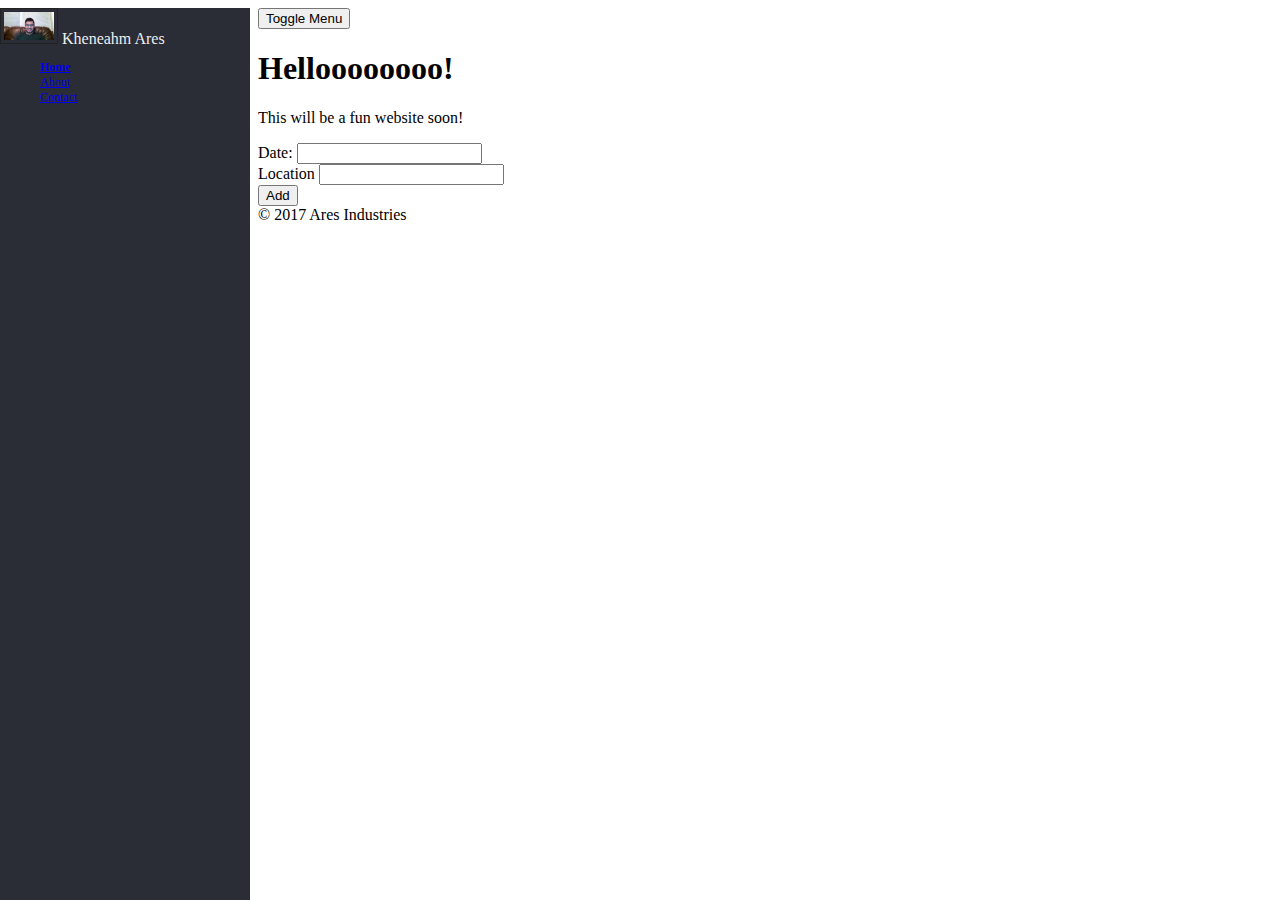
<file: wwwroot/index.html>
﻿<!DOCTYPE html>
<html>
<head>
    <title>The World</title>

    <link rel="stylesheet" href="css/site.css" />
</head>


<body>
    <div id="sidebar">
        <img class="headshot" src="img/WIN_20170608_22_42_17_Pro.jpg" alt="Profile Photo"/>
        <span id="username">Kheneahm Ares</span>
        <ul class="menu">
            <li class="active"><a href="#">Home</a></li>
            <li><a href="#">About</a></li>
            <li><a href="#">Contact</a></li>
        </ul>
    </div>
    <div id="wrapper">
        <div id="main">
            <div>
                <button id="sidebarToggle">Toggle Menu</button>
            </div>
            <h1>Helloooooooo!</h1>
            <p>This will be a fun website soon!</p>

            <form>

                <div>
                    <label>Date: </label>
                    <input />
                </div>
                <div>
                    <label>Location</label>
                    <input />
                </div>

                <div> <input type="submit" value="Add" /></div>
            </form>
        </div>

        <div id="footer">
            &copy; 2017 Ares Industries
        </div>
    </div>

    <script type="text/javascript" src="lib/jquery/dist/jquery.min.js"></script>   
    <script type="text/javascript" src="js/site.js"></script>

</body>
</html>
</file>
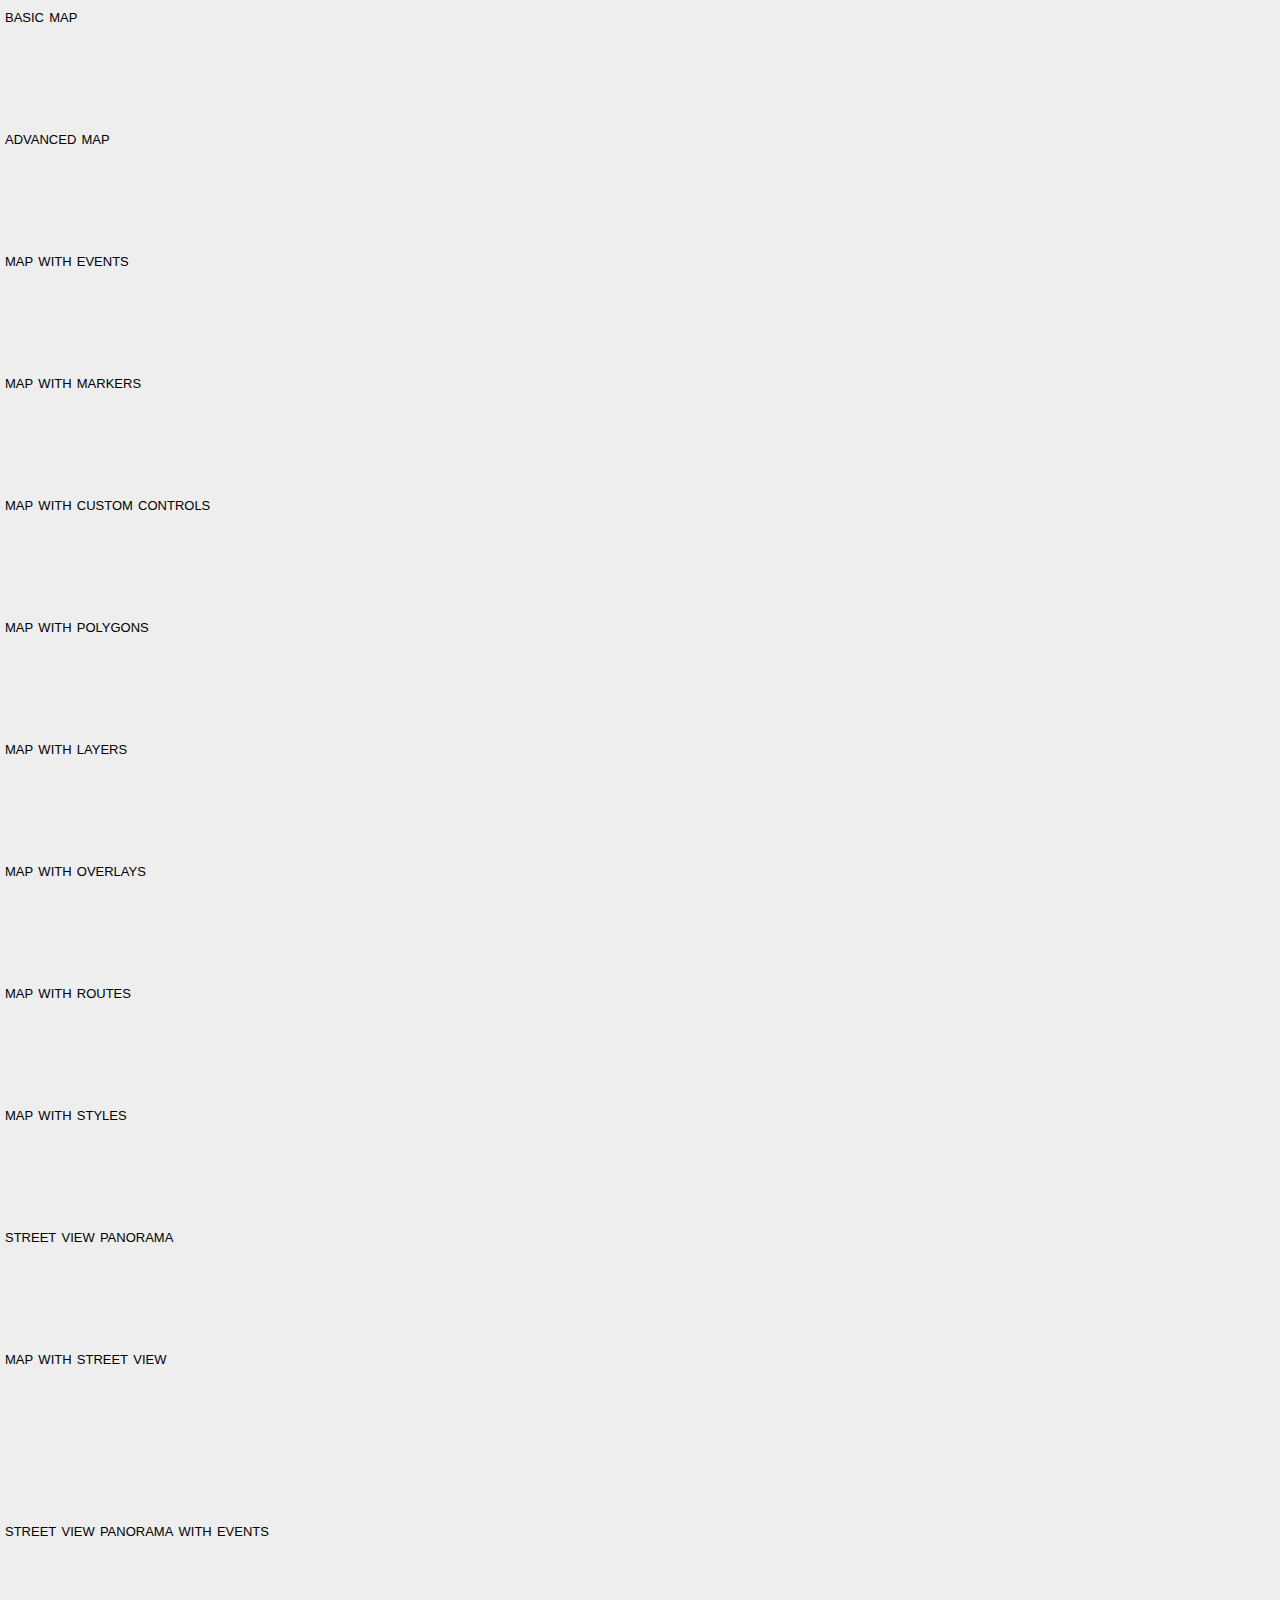
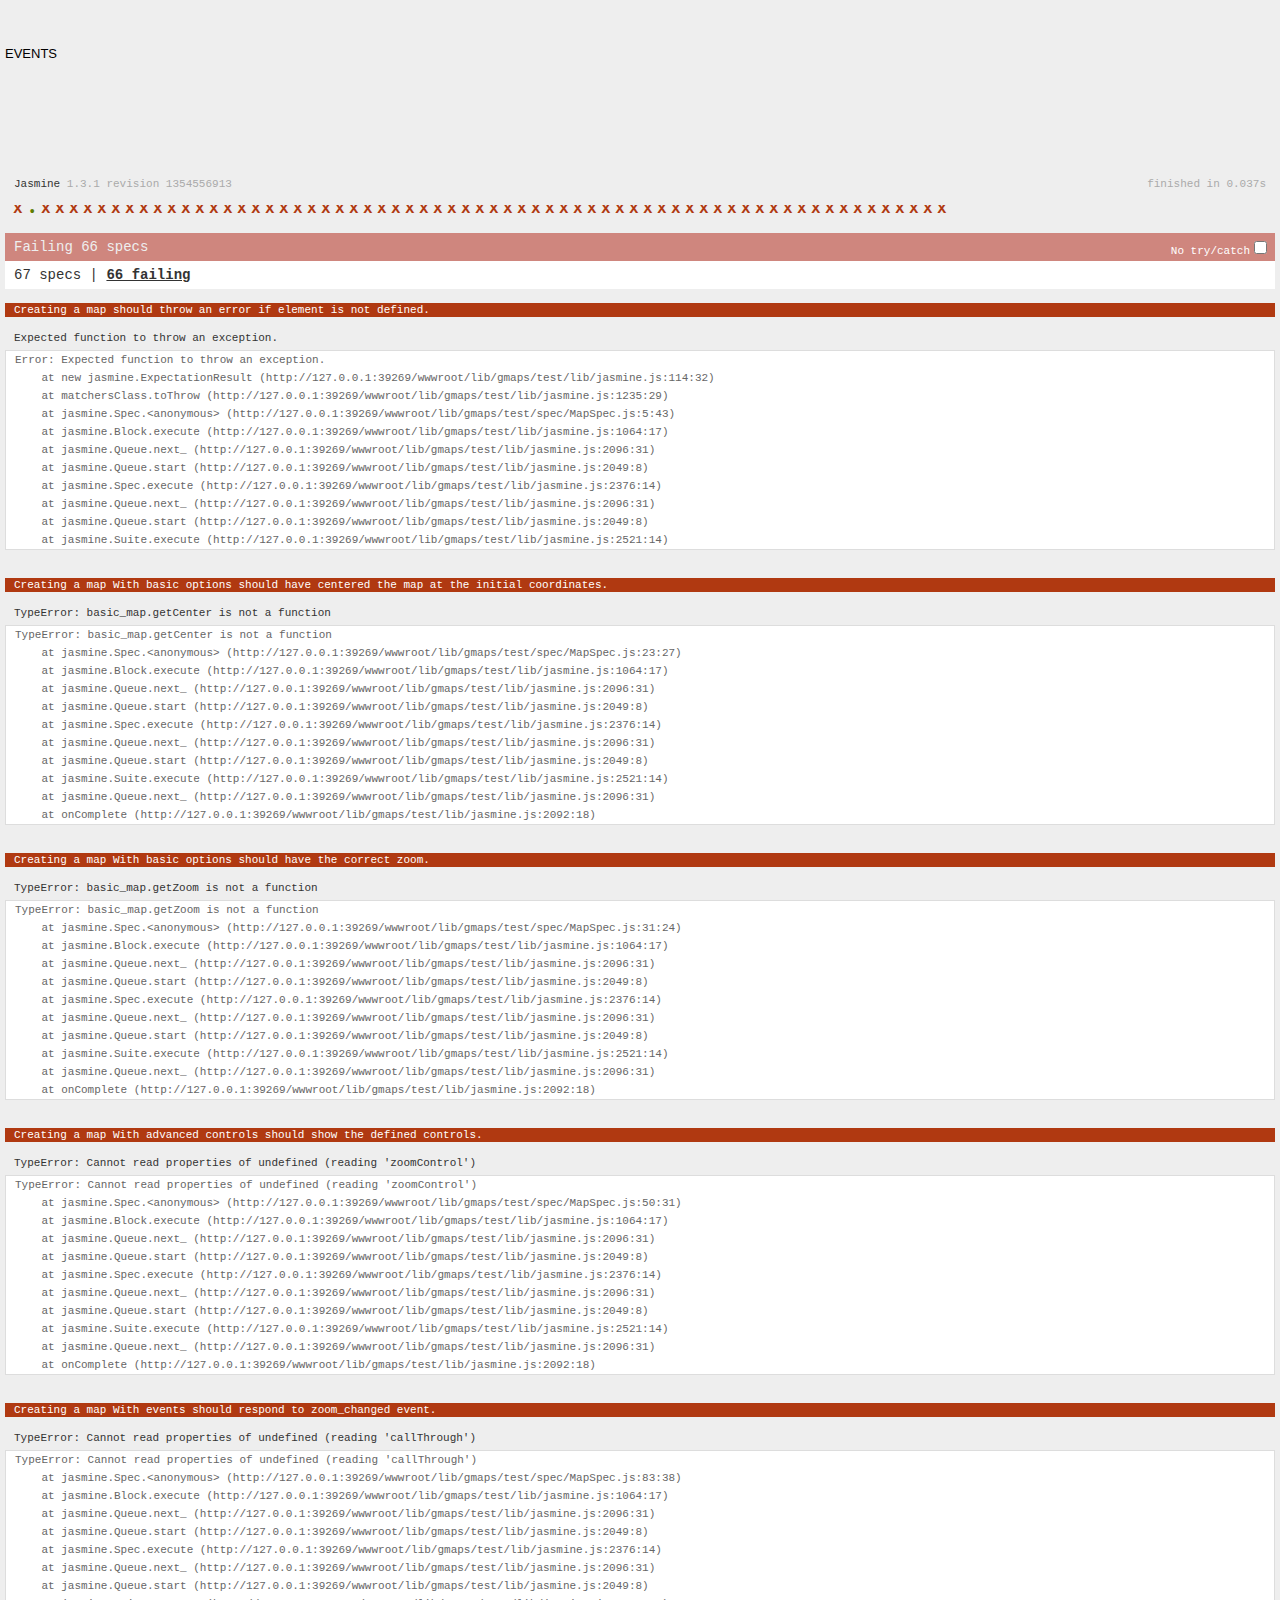
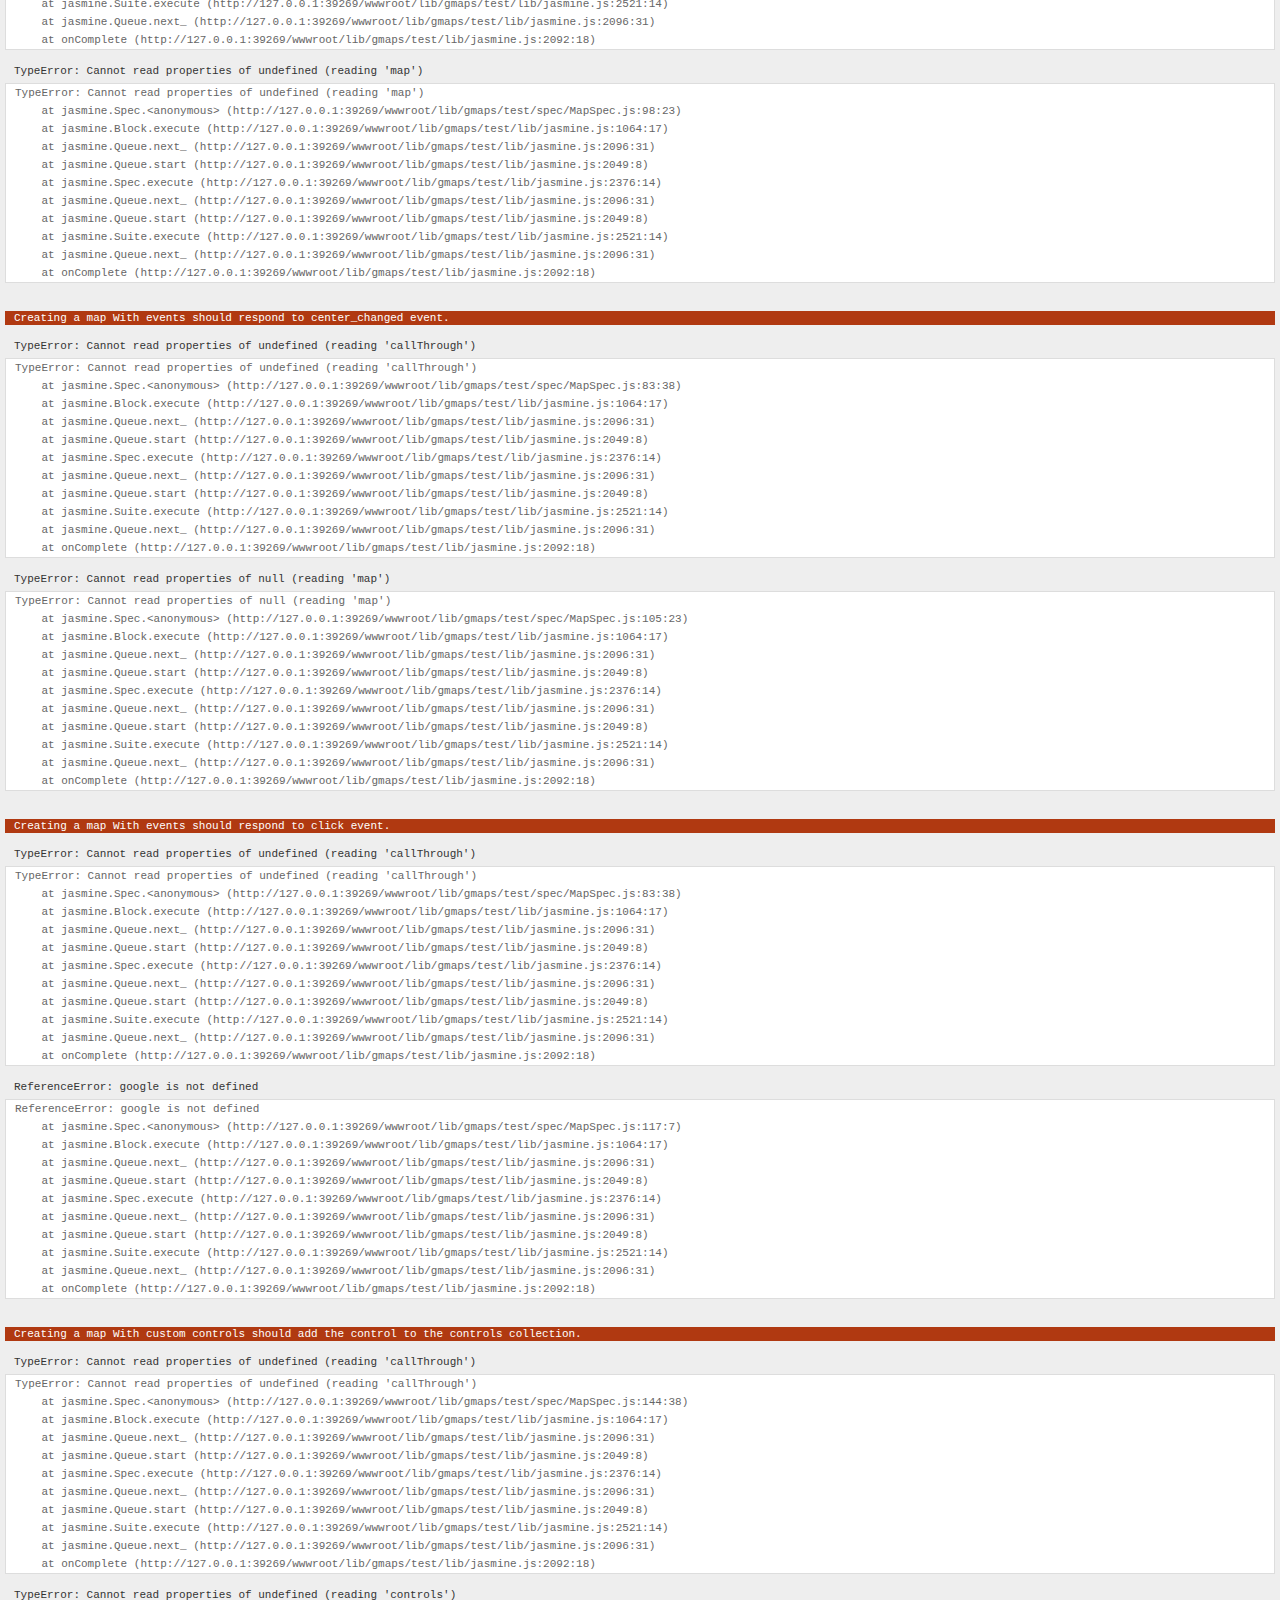
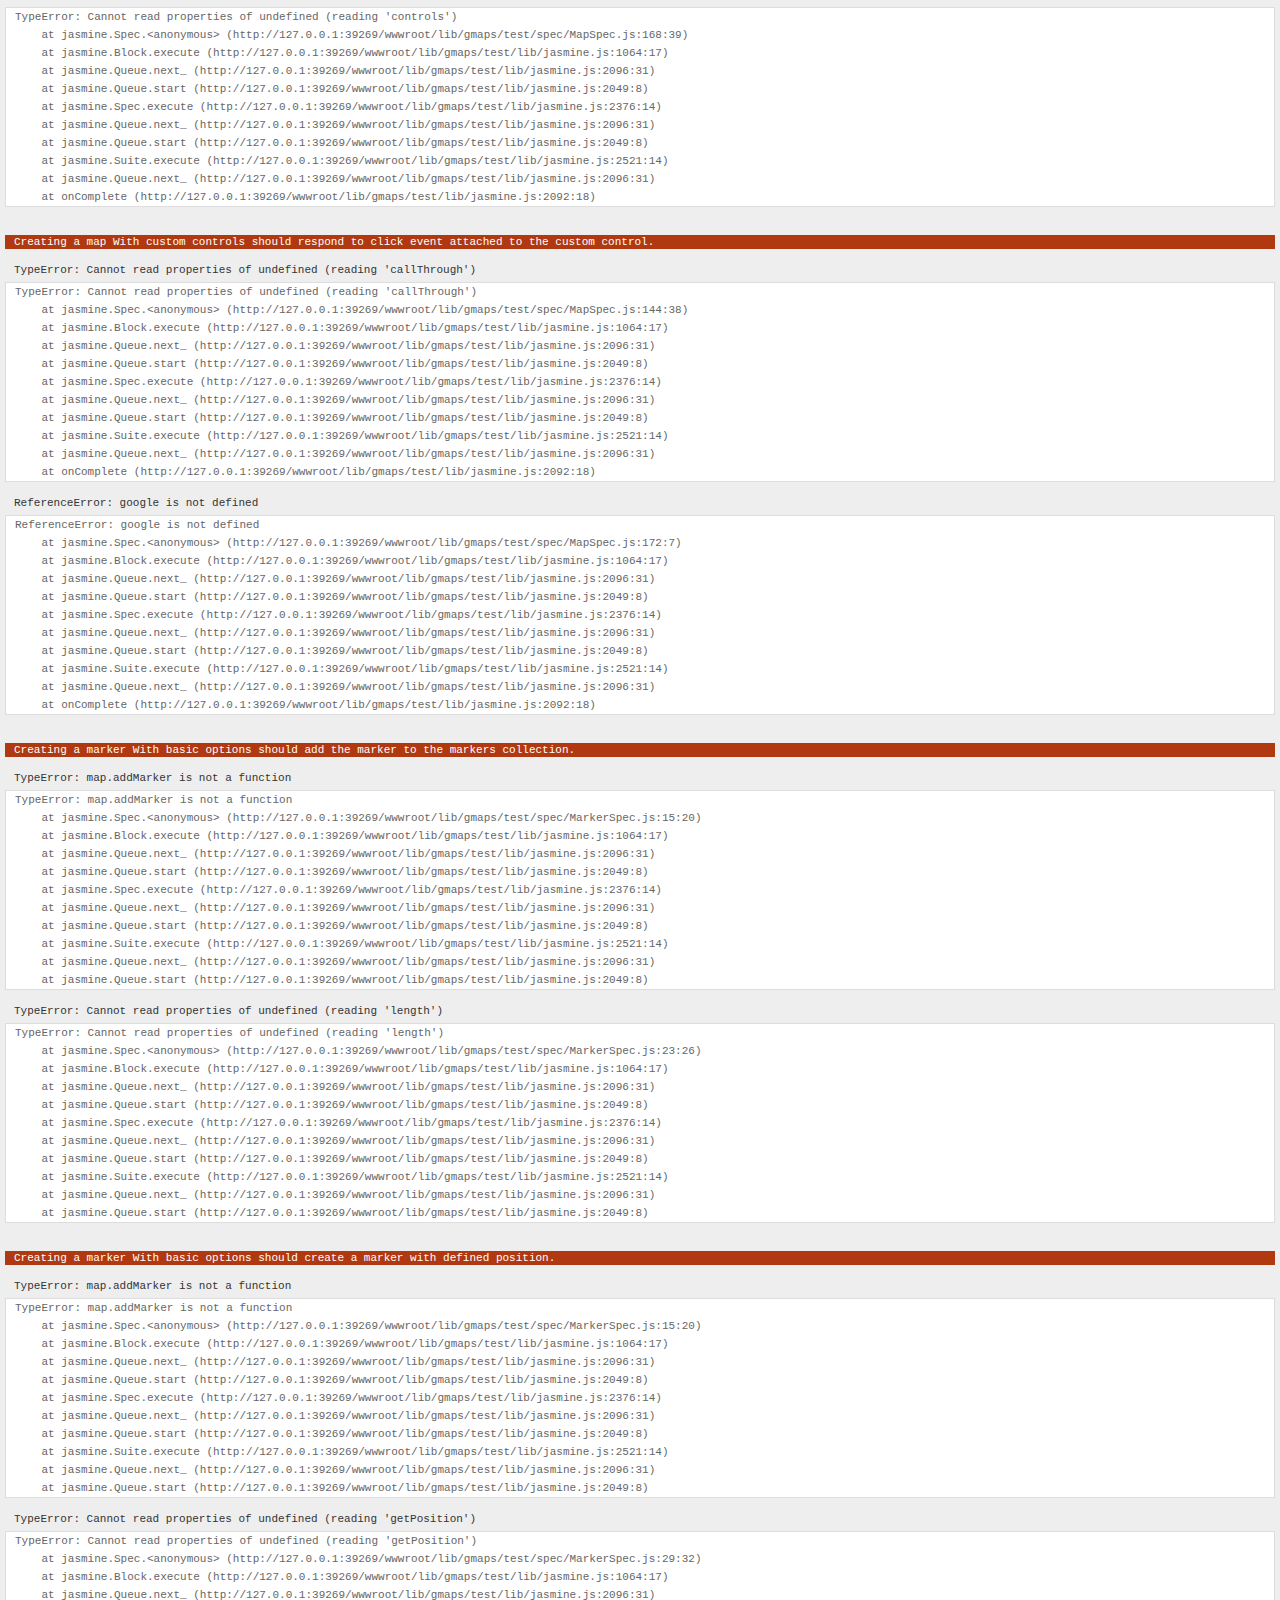
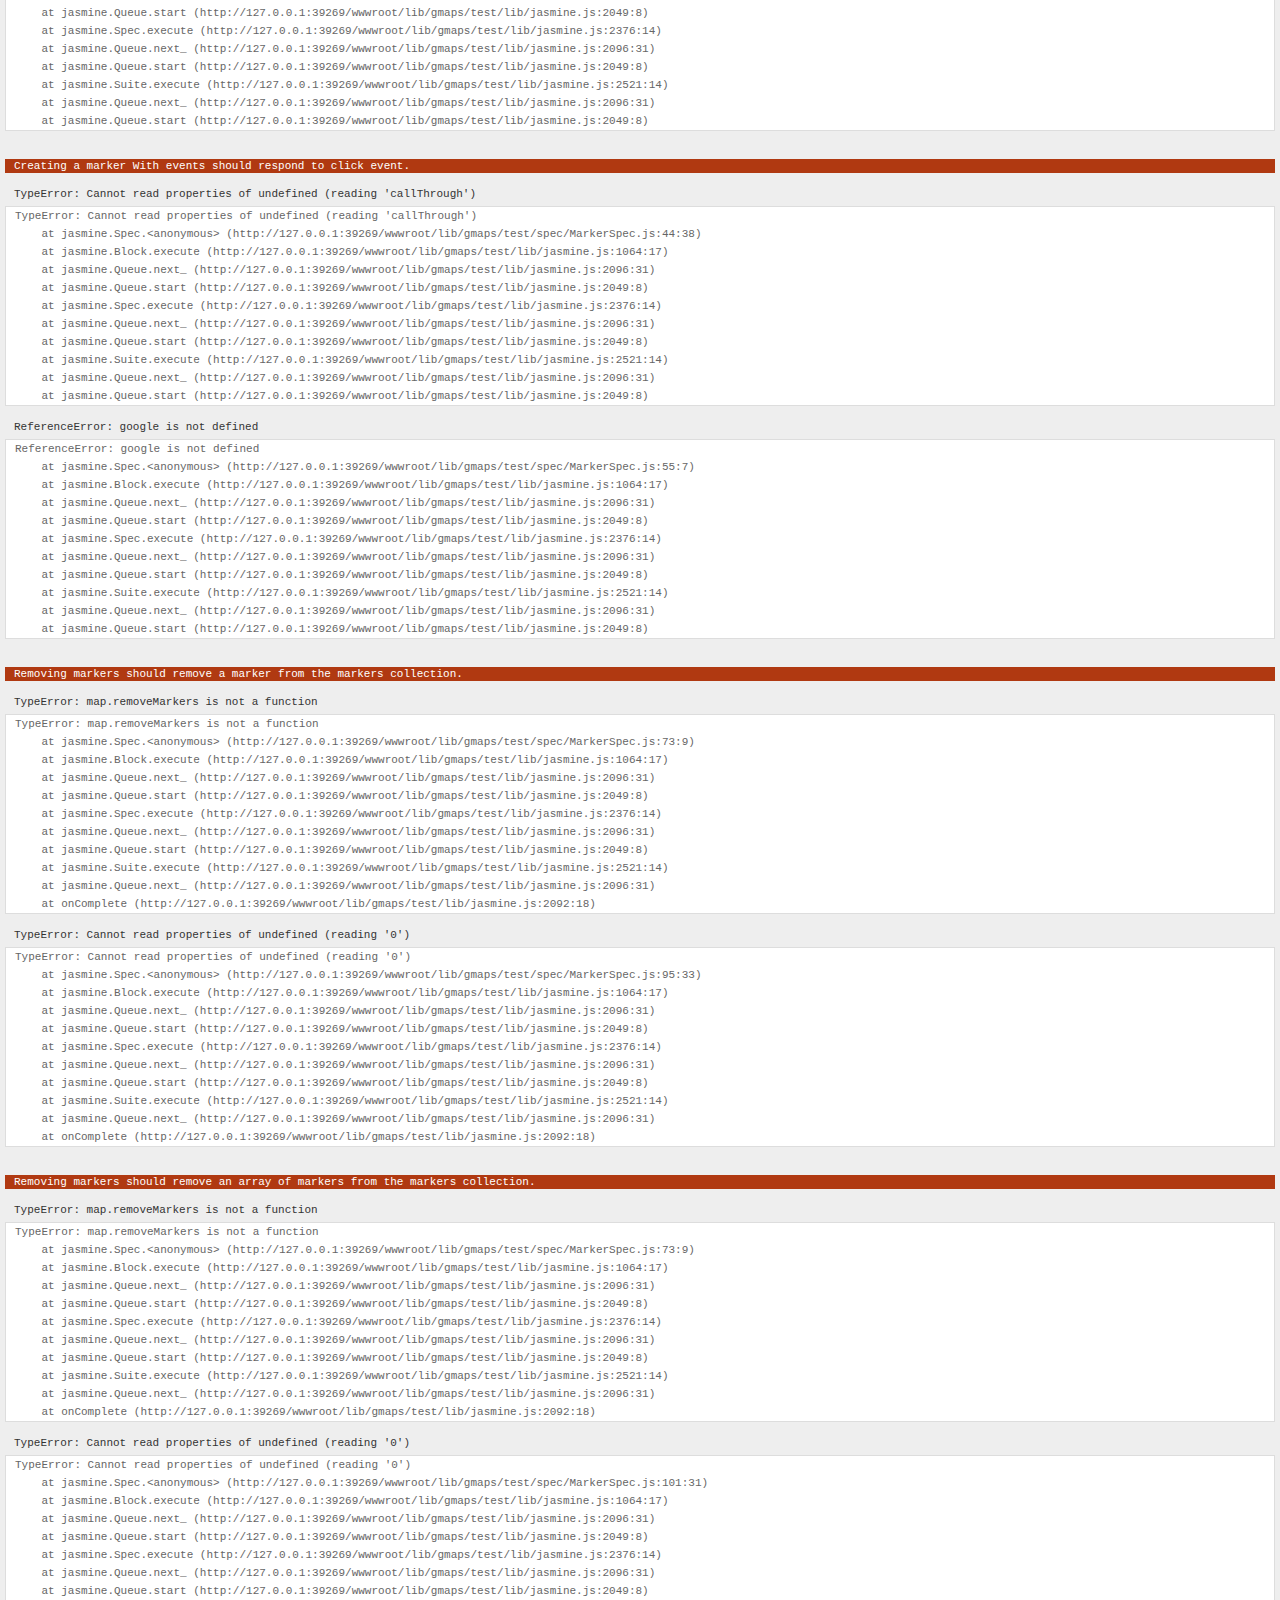
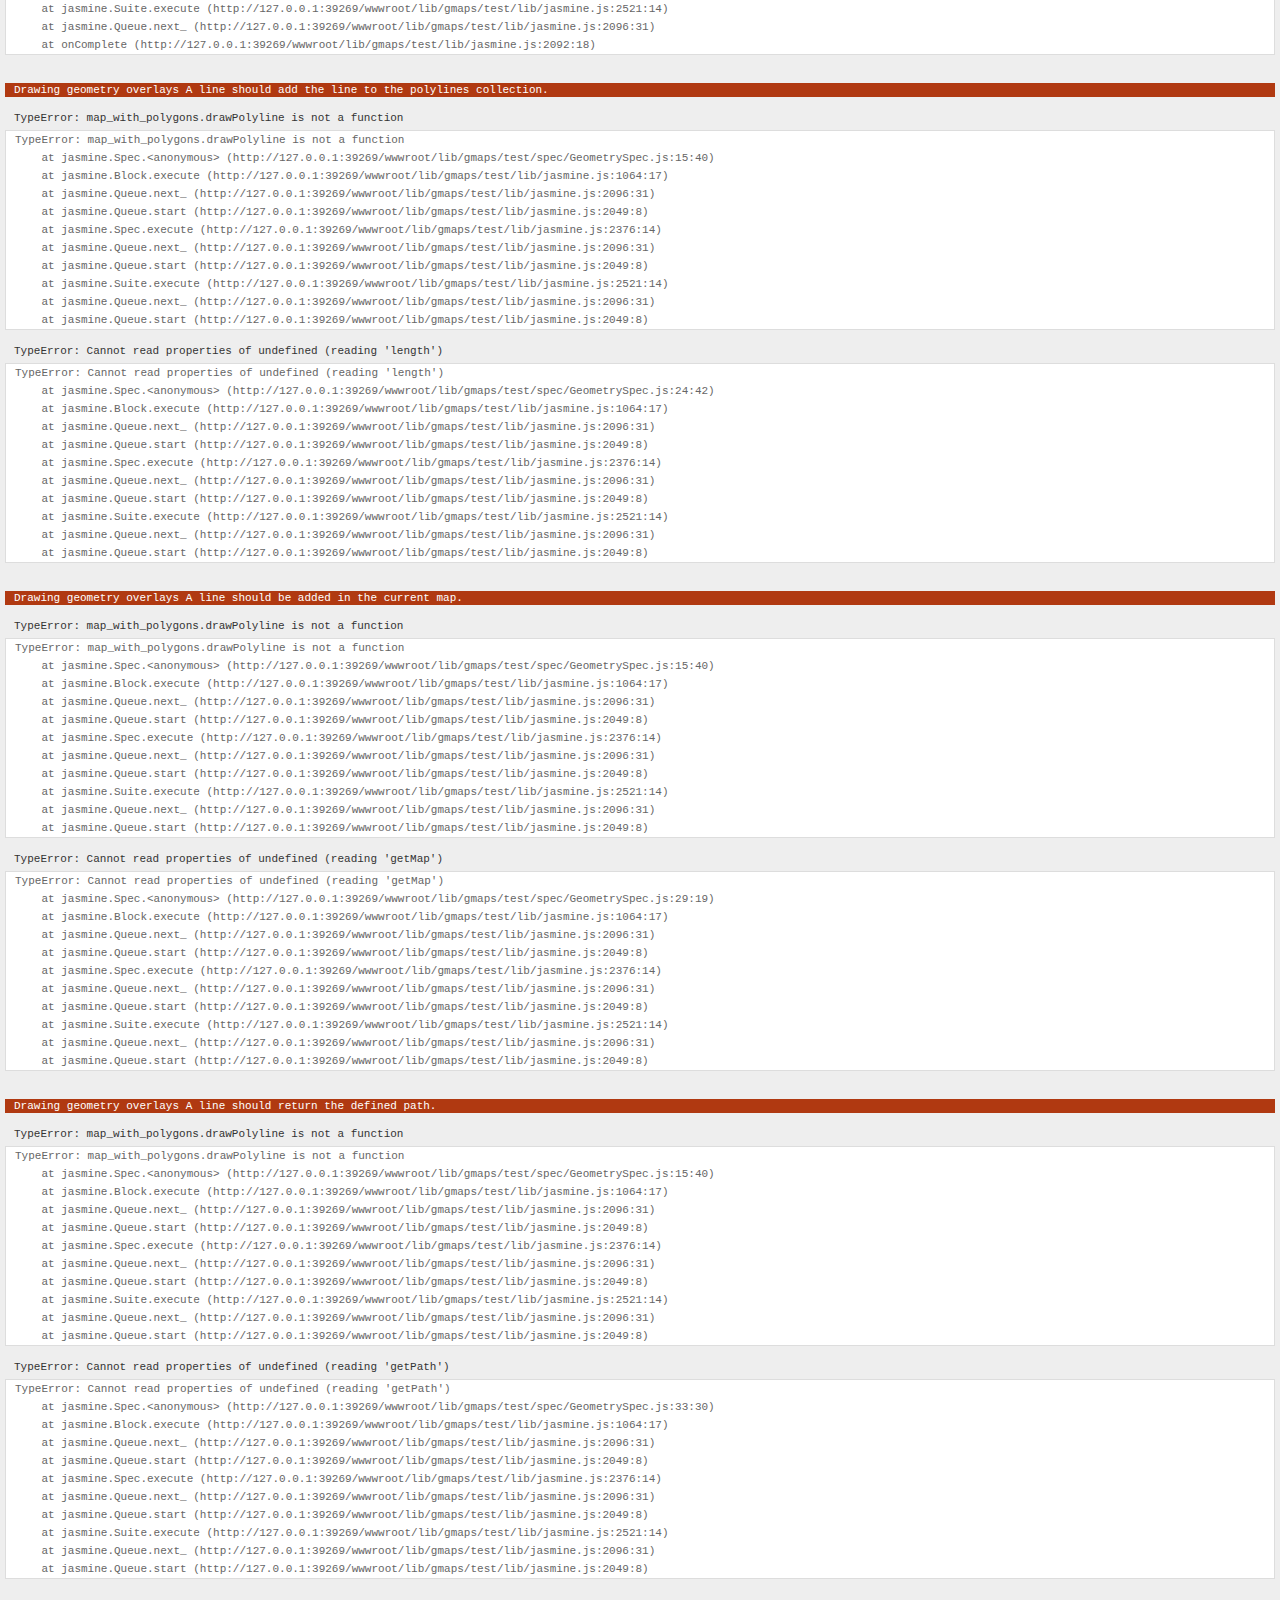
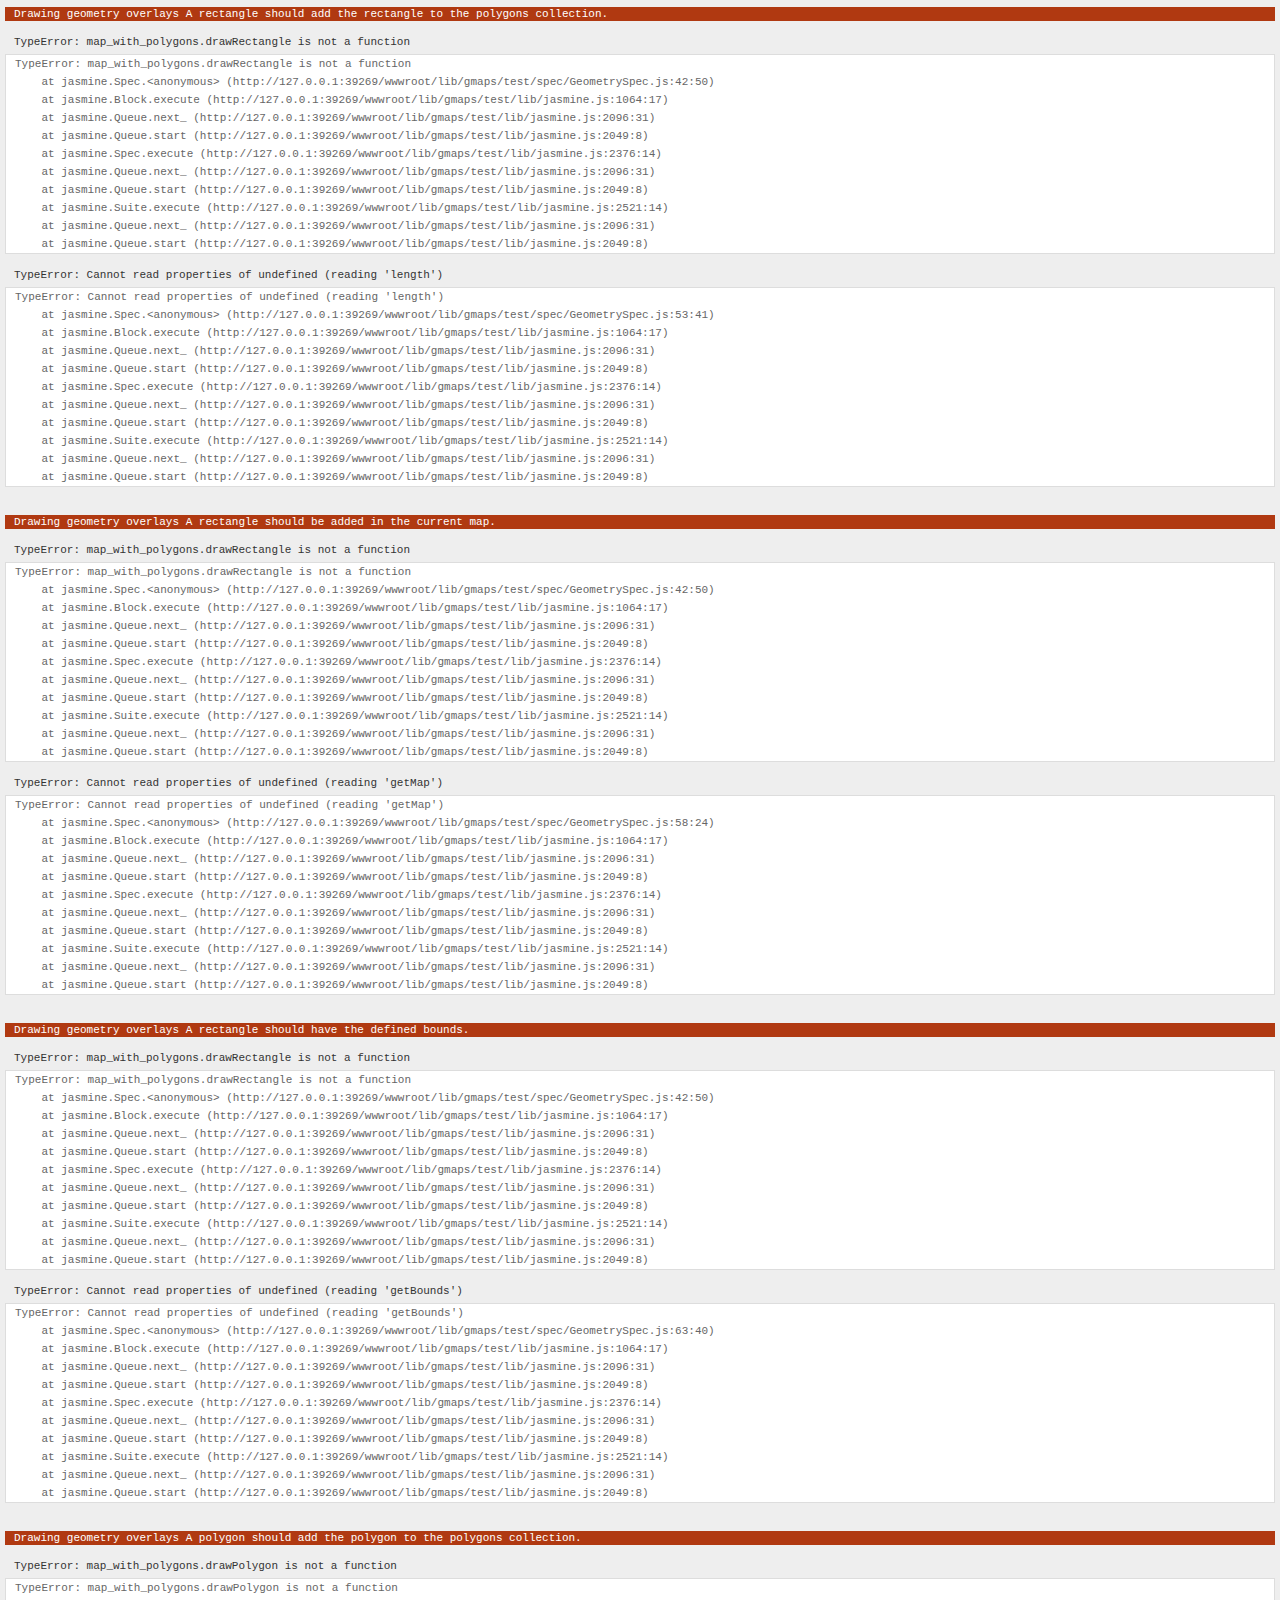
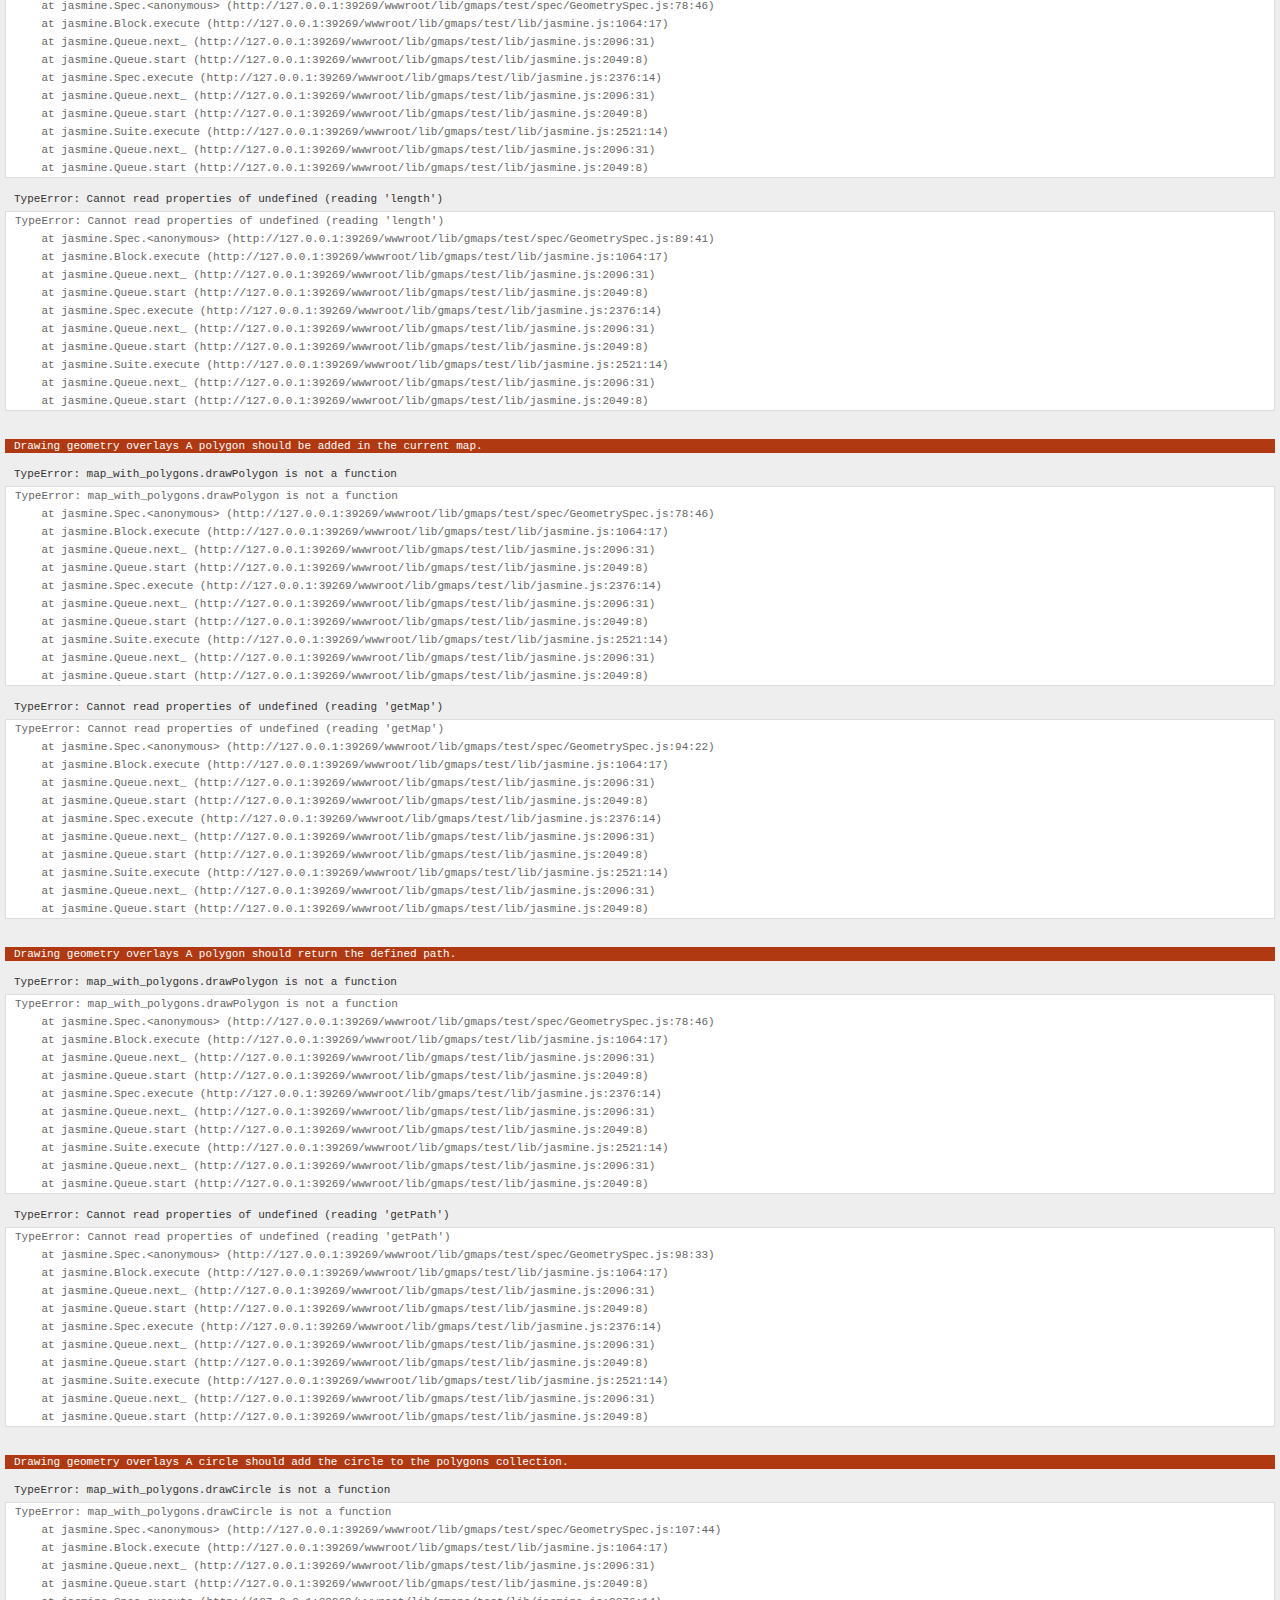
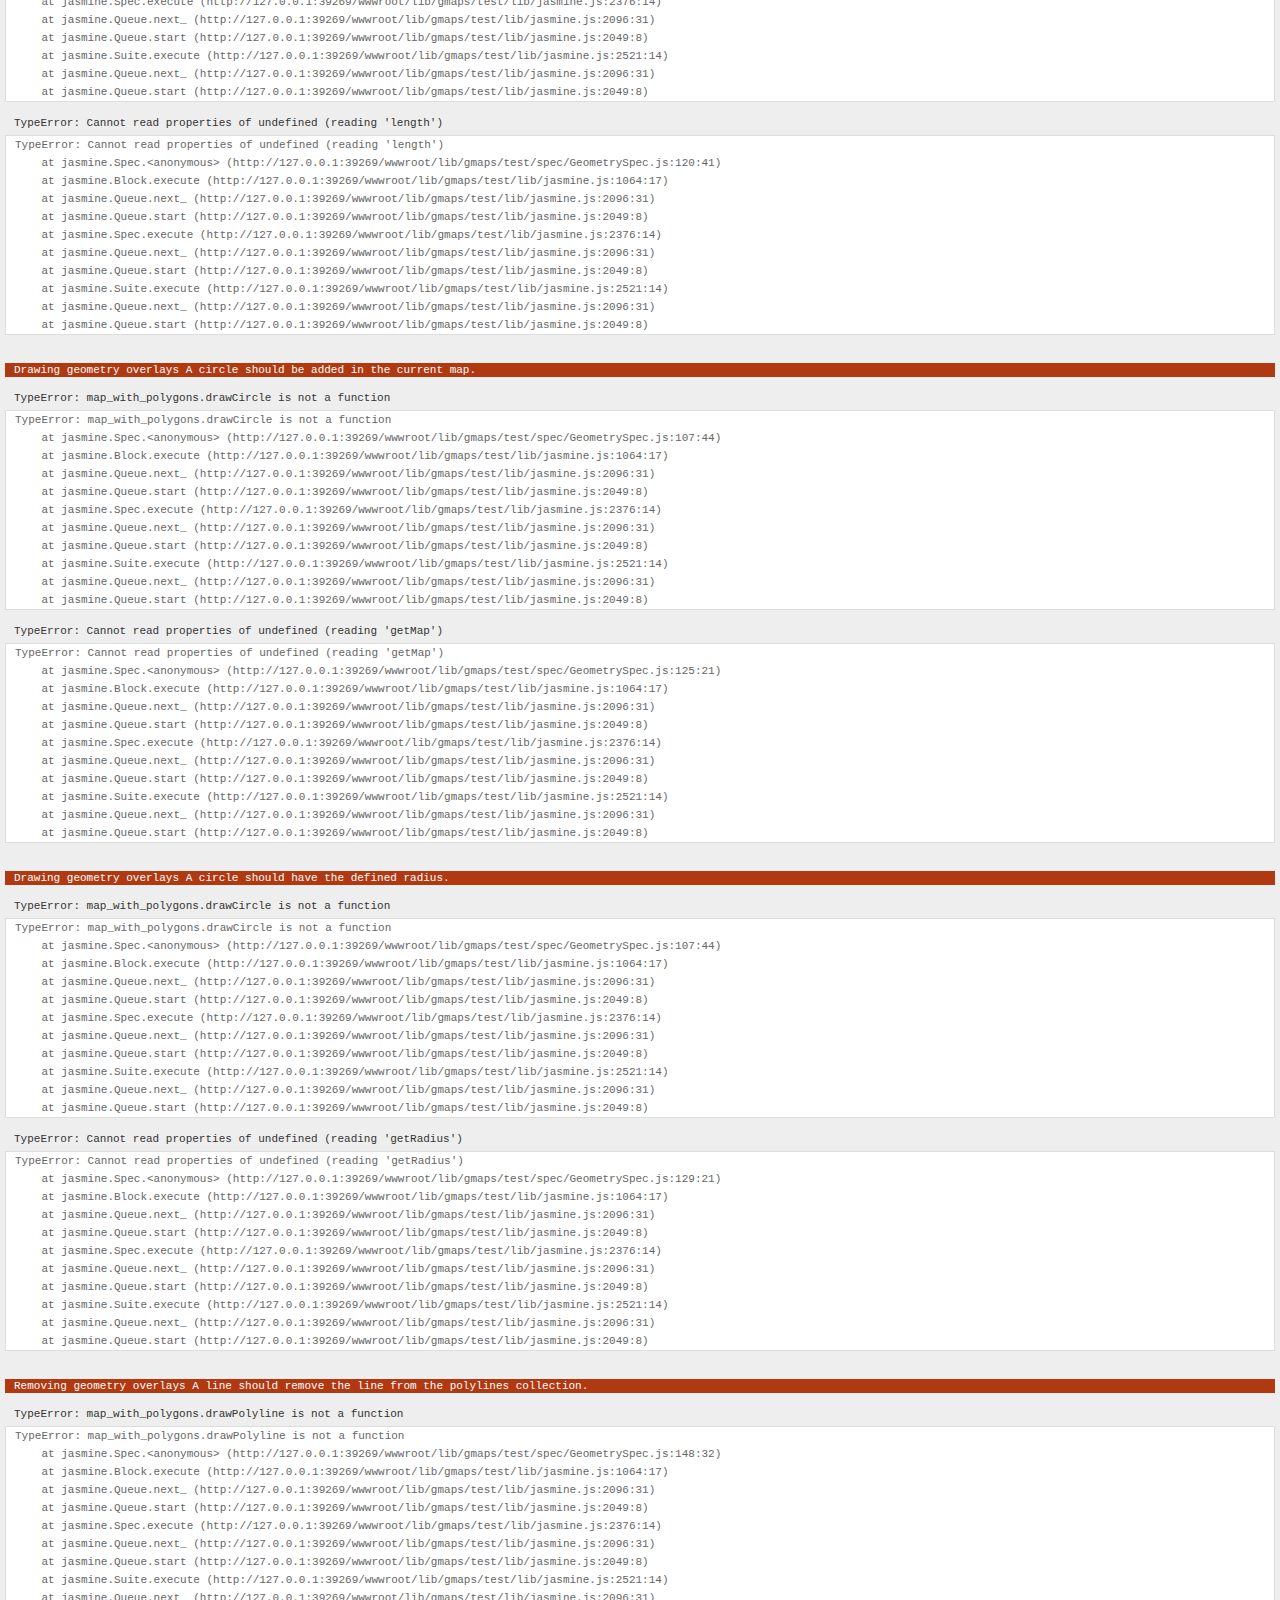
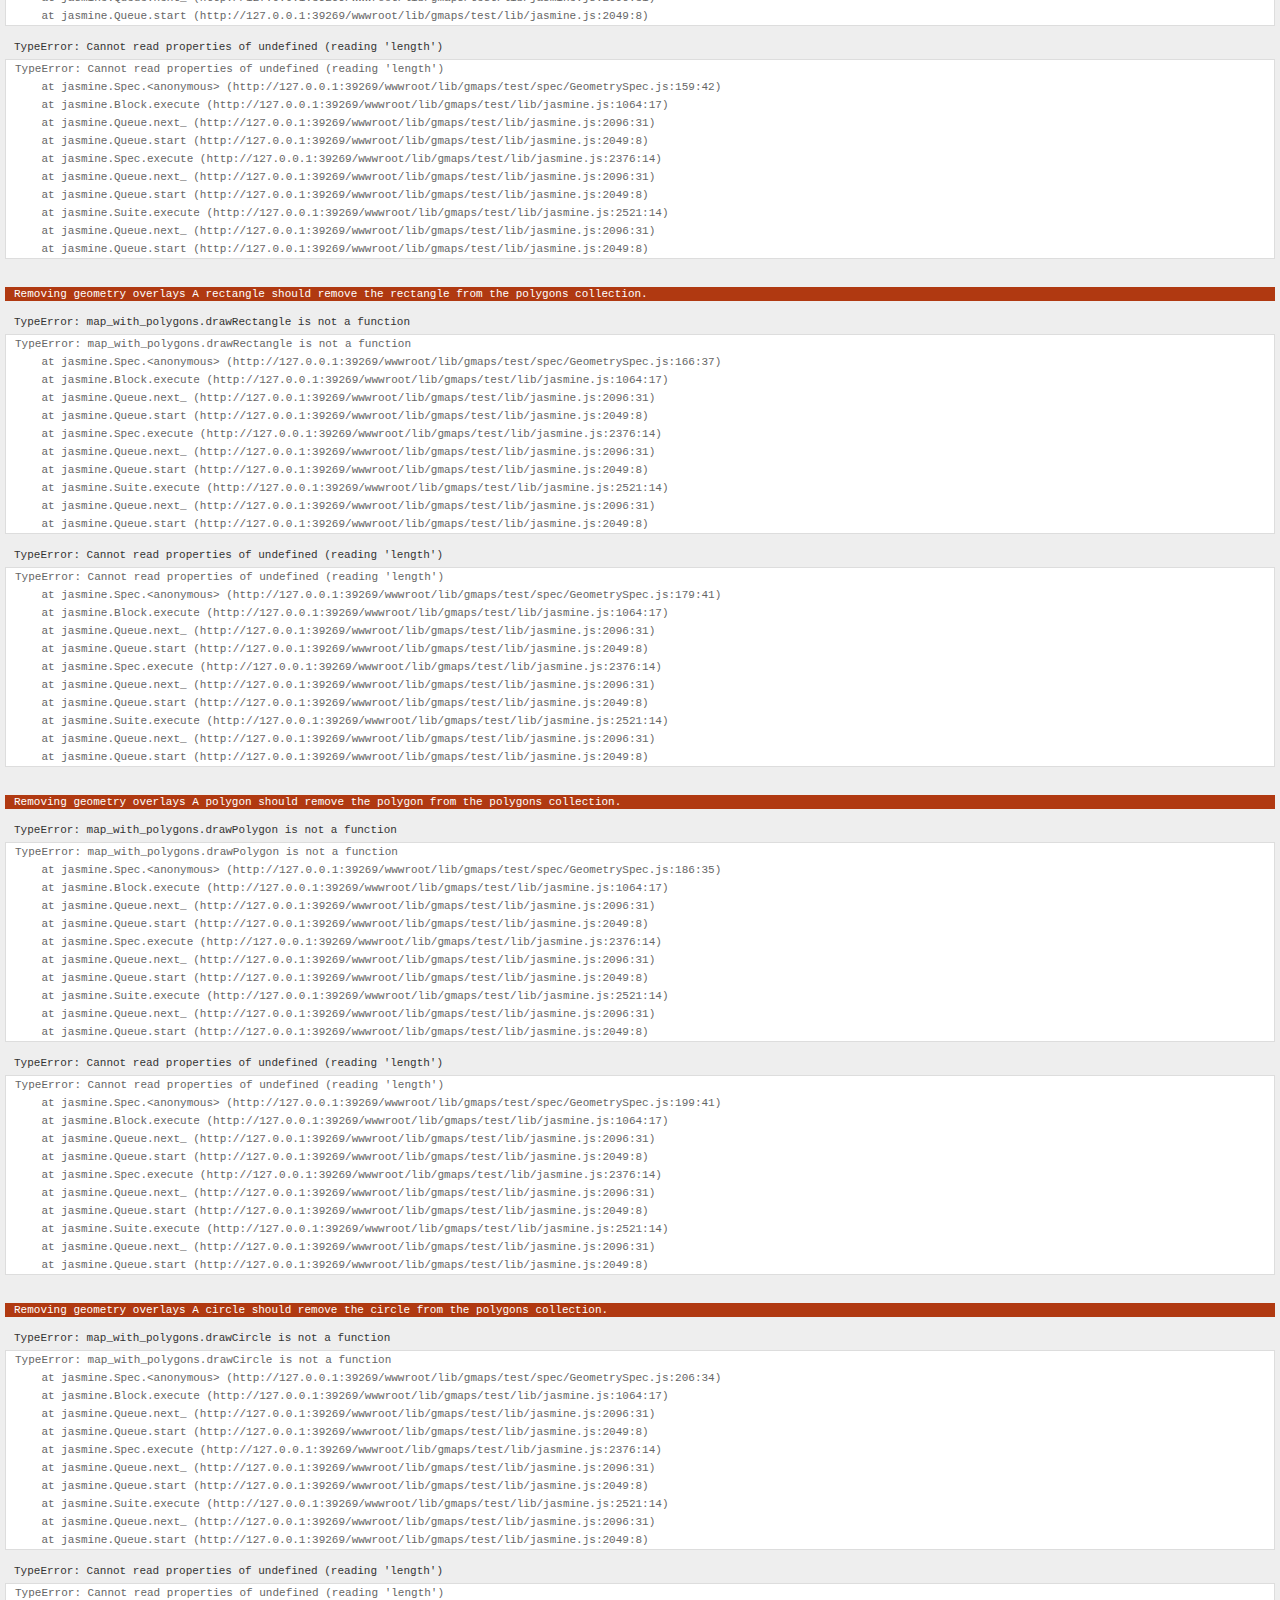
<file: wwwroot/lib/gmaps/test/index.html>
<!DOCTYPE html>
<html>
<head>
  <title>gmaps.js test</title>
  <link rel="stylesheet" type="text/css" href="lib/jasmine.css" />
  <link rel="stylesheet" href="style.css" />
  <script type="text/javascript" src="lib/jasmine.js"></script>
  <script type="text/javascript" src="lib/jasmine-html.js"></script>

  <script type="text/javascript" src="http://maps.google.com/maps/api/js?sensor=true"></script>
  <script type="text/javascript" src="../gmaps.js"></script>

  <script type="text/javascript" src="spec/MapSpec.js"></script>
  <script type="text/javascript" src="spec/MarkerSpec.js"></script>
  <script type="text/javascript" src="spec/GeometrySpec.js"></script>
  <script type="text/javascript" src="spec/LayerSpec.js"></script>
  <script type="text/javascript" src="spec/OverlaySpec.js"></script>
  <script type="text/javascript" src="spec/RouteSpec.js"></script>
  <script type="text/javascript" src="spec/StyleSpec.js"></script>
  <script type="text/javascript" src="spec/StreetViewSpec.js"></script>
  <script type="text/javascript" src="spec/EventSpec.js"></script>
  <script type="text/javascript" src="spec/ControlSpec.js"></script>

  <script type="text/javascript">
    (function() {
      var jasmineEnv = jasmine.getEnv();
      jasmineEnv.updateInterval = 1000;

      var htmlReporter = new jasmine.HtmlReporter();

      jasmineEnv.addReporter(htmlReporter);

      jasmineEnv.specFilter = function(spec) {
        return htmlReporter.specFilter(spec);
      };

      var currentWindowOnload = window.onload;

      window.onload = function() {
        if (currentWindowOnload) {
          currentWindowOnload();
        }

        execJasmine();
      };

      function execJasmine() {
        jasmineEnv.execute();
      }
    })();
  </script>
</head>
<body>
  <h3>Basic map</h3>
  <div class="map" id="basic-map"></div>
  <h3>Advanced map</h3>
  <div class="map" id="advanced-map"></div>
  <h3>Map with events</h3>
  <div class="map" id="map-with-events"></div>
  <h3>Map with markers</h3>
  <div class="map" id="map-with-markers"></div>
  <h3>Map with custom controls</h3>
  <div class="map" id="map-with-custom-controls"></div>
  <h3>Map with polygons</h3>
  <div class="map" id="map-with-polygons"></div>
  <h3>Map with layers</h3>
  <div class="map" id="map-with-layers"></div>
  <h3>Map with overlays</h3>
  <div class="map" id="map-with-overlays"></div>
  <h3>Map with routes</h3>
  <div class="map" id="map-with-routes"></div>
  <h3>Map with styles</h3>
  <div class="map" id="map-with-styles"></div>
  <h3>Street View Panorama</h3>
  <div class="panorama" id="streetview-standalone-panorama"></div>
  <h3>Map with Street View</h3>
  <div class="with-columns">
    <div class="map" id="map-with-streetview"></div>
    <div class="panorama" id="streetview-panorama"></div>
  </div>
  <h3>Street View Panorama with events</h3>
  <div class="panorama" id="streetview-with-events"></div>
  <h3>Events</h3>
  <div class="map" id="events"></div>
</body>
</html>
</file>
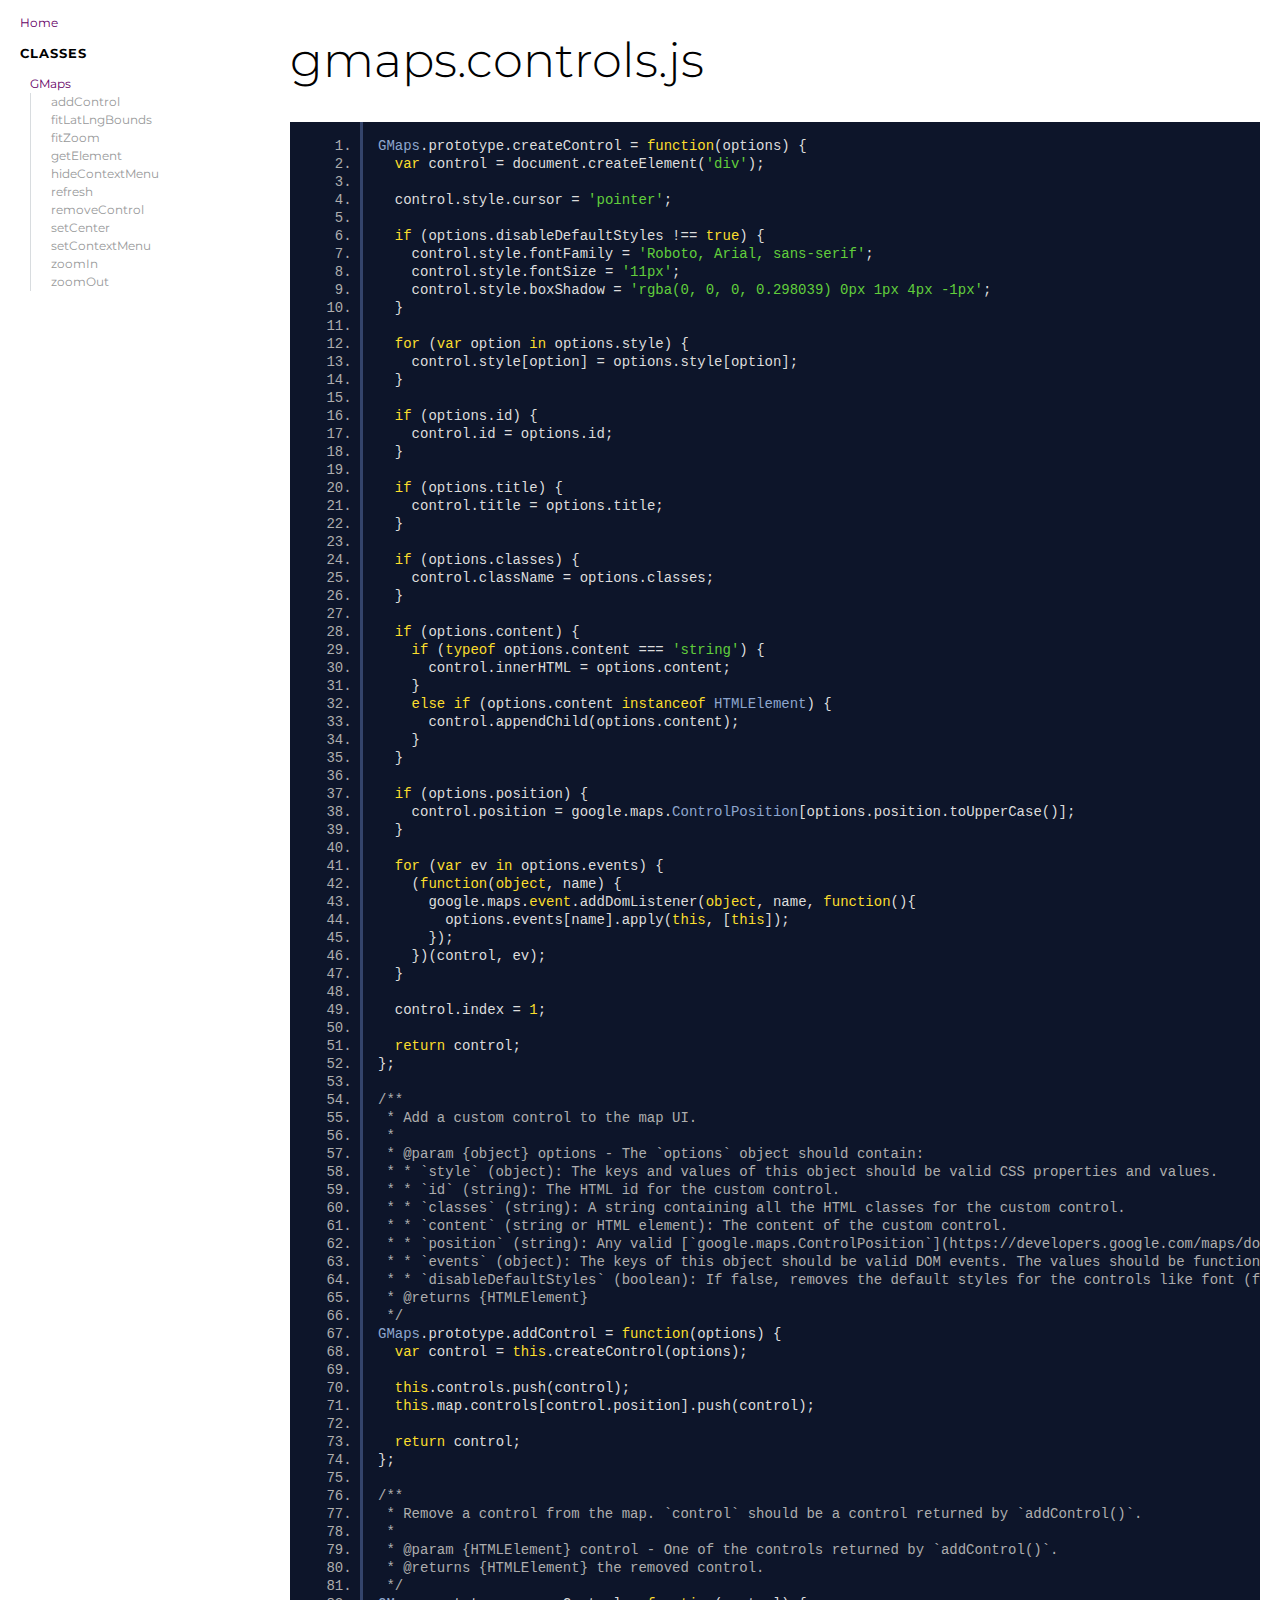
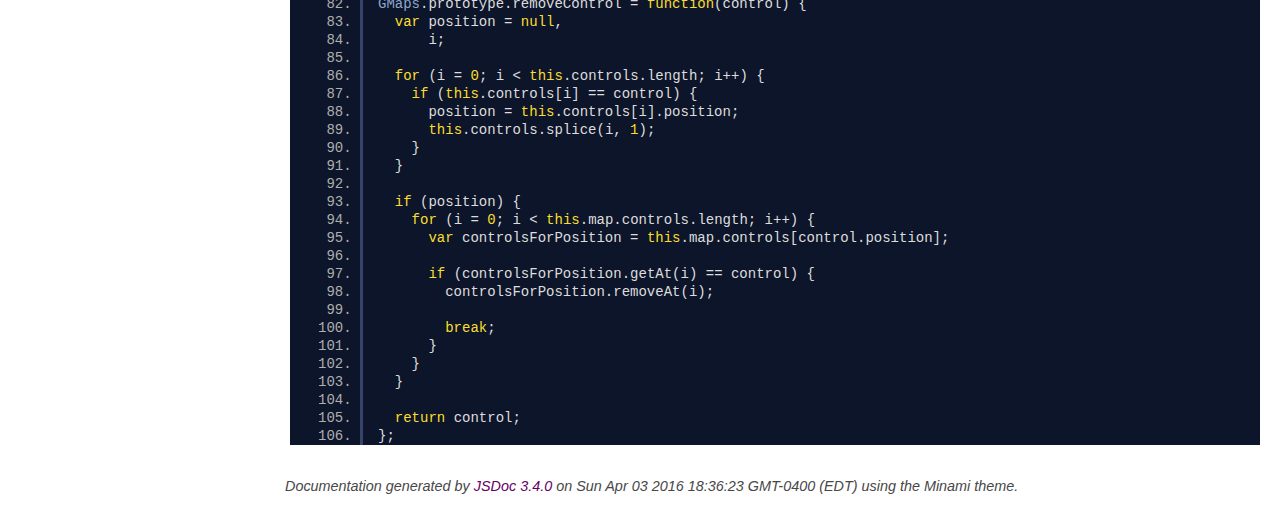
<file: wwwroot/lib/gmaps/docs/gmaps.controls.js.html>
<!DOCTYPE html>
<html lang="en">
<head>
    <meta charset="utf-8">
    <title>gmaps.controls.js - Documentation</title>

    <script src="scripts/prettify/prettify.js"></script>
    <script src="scripts/prettify/lang-css.js"></script>
    <!--[if lt IE 9]>
      <script src="//html5shiv.googlecode.com/svn/trunk/html5.js"></script>
    <![endif]-->
    <link type="text/css" rel="stylesheet" href="https://code.ionicframework.com/ionicons/2.0.1/css/ionicons.min.css">
    <link type="text/css" rel="stylesheet" href="styles/prettify.css">
    <link type="text/css" rel="stylesheet" href="styles/jsdoc.css">
</head>
<body>

<input type="checkbox" id="nav-trigger" class="nav-trigger" />
<label for="nav-trigger" class="navicon-button x">
  <div class="navicon"></div>
</label>

<label for="nav-trigger" class="overlay"></label>

<nav>
    <h2><a href="index.html">Home</a></h2><h3>Classes</h3><ul><li><a href="GMaps.html">GMaps</a><ul class='methods'><li data-type='method'><a href="GMaps.html#addControl">addControl</a></li><li data-type='method'><a href="GMaps.html#fitLatLngBounds">fitLatLngBounds</a></li><li data-type='method'><a href="GMaps.html#fitZoom">fitZoom</a></li><li data-type='method'><a href="GMaps.html#getElement">getElement</a></li><li data-type='method'><a href="GMaps.html#hideContextMenu">hideContextMenu</a></li><li data-type='method'><a href="GMaps.html#refresh">refresh</a></li><li data-type='method'><a href="GMaps.html#removeControl">removeControl</a></li><li data-type='method'><a href="GMaps.html#setCenter">setCenter</a></li><li data-type='method'><a href="GMaps.html#setContextMenu">setContextMenu</a></li><li data-type='method'><a href="GMaps.html#zoomIn">zoomIn</a></li><li data-type='method'><a href="GMaps.html#zoomOut">zoomOut</a></li></ul></li></ul>
</nav>

<div id="main">
    
    <h1 class="page-title">gmaps.controls.js</h1>
    

    



    
    <section>
        <article>
            <pre class="prettyprint source linenums"><code>GMaps.prototype.createControl = function(options) {
  var control = document.createElement('div');

  control.style.cursor = 'pointer';

  if (options.disableDefaultStyles !== true) {
    control.style.fontFamily = 'Roboto, Arial, sans-serif';
    control.style.fontSize = '11px';
    control.style.boxShadow = 'rgba(0, 0, 0, 0.298039) 0px 1px 4px -1px';
  }

  for (var option in options.style) {
    control.style[option] = options.style[option];
  }

  if (options.id) {
    control.id = options.id;
  }

  if (options.title) {
    control.title = options.title;
  }

  if (options.classes) {
    control.className = options.classes;
  }

  if (options.content) {
    if (typeof options.content === 'string') {
      control.innerHTML = options.content;
    }
    else if (options.content instanceof HTMLElement) {
      control.appendChild(options.content);
    }
  }

  if (options.position) {
    control.position = google.maps.ControlPosition[options.position.toUpperCase()];
  }

  for (var ev in options.events) {
    (function(object, name) {
      google.maps.event.addDomListener(object, name, function(){
        options.events[name].apply(this, [this]);
      });
    })(control, ev);
  }

  control.index = 1;

  return control;
};

/**
 * Add a custom control to the map UI.
 *
 * @param {object} options - The `options` object should contain:
 * * `style` (object): The keys and values of this object should be valid CSS properties and values.
 * * `id` (string): The HTML id for the custom control.
 * * `classes` (string): A string containing all the HTML classes for the custom control.
 * * `content` (string or HTML element): The content of the custom control.
 * * `position` (string): Any valid [`google.maps.ControlPosition`](https://developers.google.com/maps/documentation/javascript/controls#ControlPositioning) value, in lower or upper case.
 * * `events` (object): The keys of this object should be valid DOM events. The values should be functions.
 * * `disableDefaultStyles` (boolean): If false, removes the default styles for the controls like font (family and size), and box shadow.
 * @returns {HTMLElement}
 */
GMaps.prototype.addControl = function(options) {
  var control = this.createControl(options);

  this.controls.push(control);
  this.map.controls[control.position].push(control);

  return control;
};

/**
 * Remove a control from the map. `control` should be a control returned by `addControl()`.
 *
 * @param {HTMLElement} control - One of the controls returned by `addControl()`.
 * @returns {HTMLElement} the removed control.
 */
GMaps.prototype.removeControl = function(control) {
  var position = null,
      i;

  for (i = 0; i &lt; this.controls.length; i++) {
    if (this.controls[i] == control) {
      position = this.controls[i].position;
      this.controls.splice(i, 1);
    }
  }

  if (position) {
    for (i = 0; i &lt; this.map.controls.length; i++) {
      var controlsForPosition = this.map.controls[control.position];

      if (controlsForPosition.getAt(i) == control) {
        controlsForPosition.removeAt(i);

        break;
      }
    }
  }

  return control;
};
</code></pre>
        </article>
    </section>




</div>

<br class="clear">

<footer>
    Documentation generated by <a href="https://github.com/jsdoc3/jsdoc">JSDoc 3.4.0</a> on Sun Apr 03 2016 18:36:23 GMT-0400 (EDT) using the Minami theme.
</footer>

<script>prettyPrint();</script>
<script src="scripts/linenumber.js"></script>
</body>
</html>
</file>
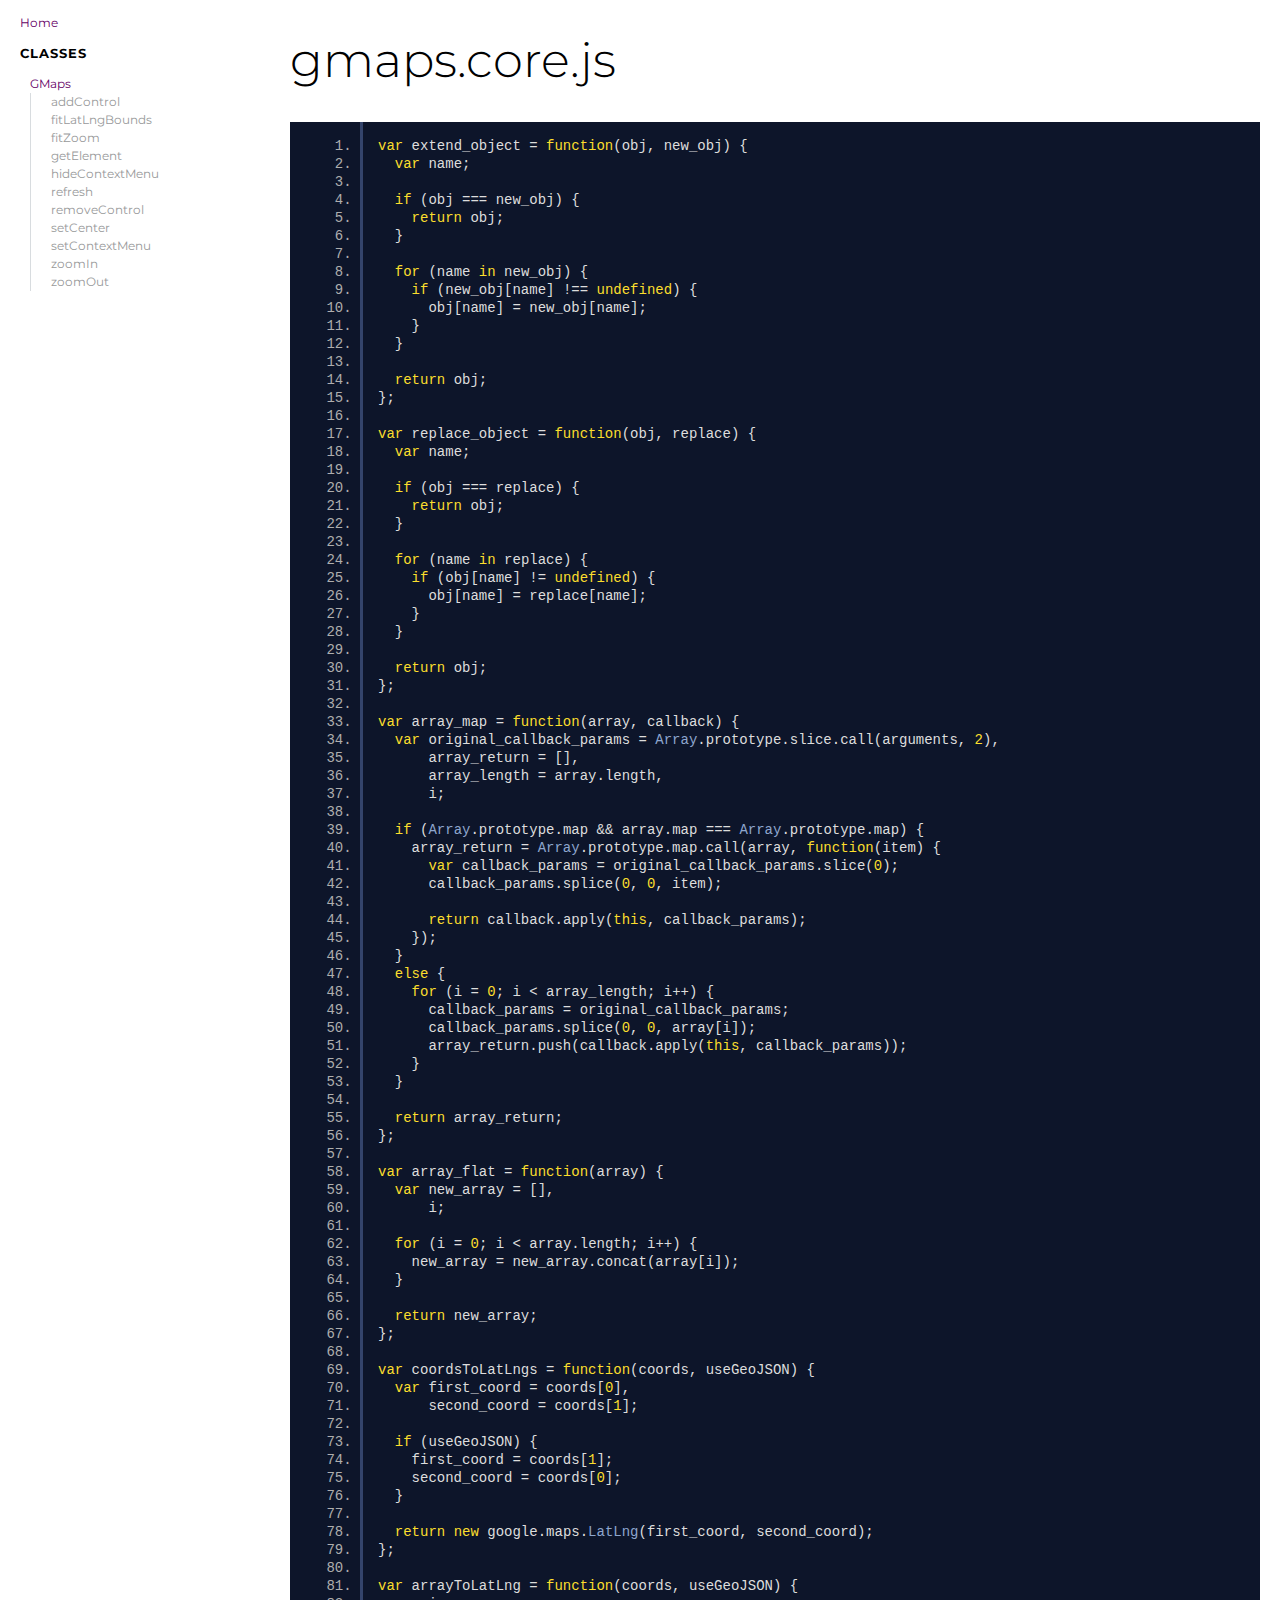
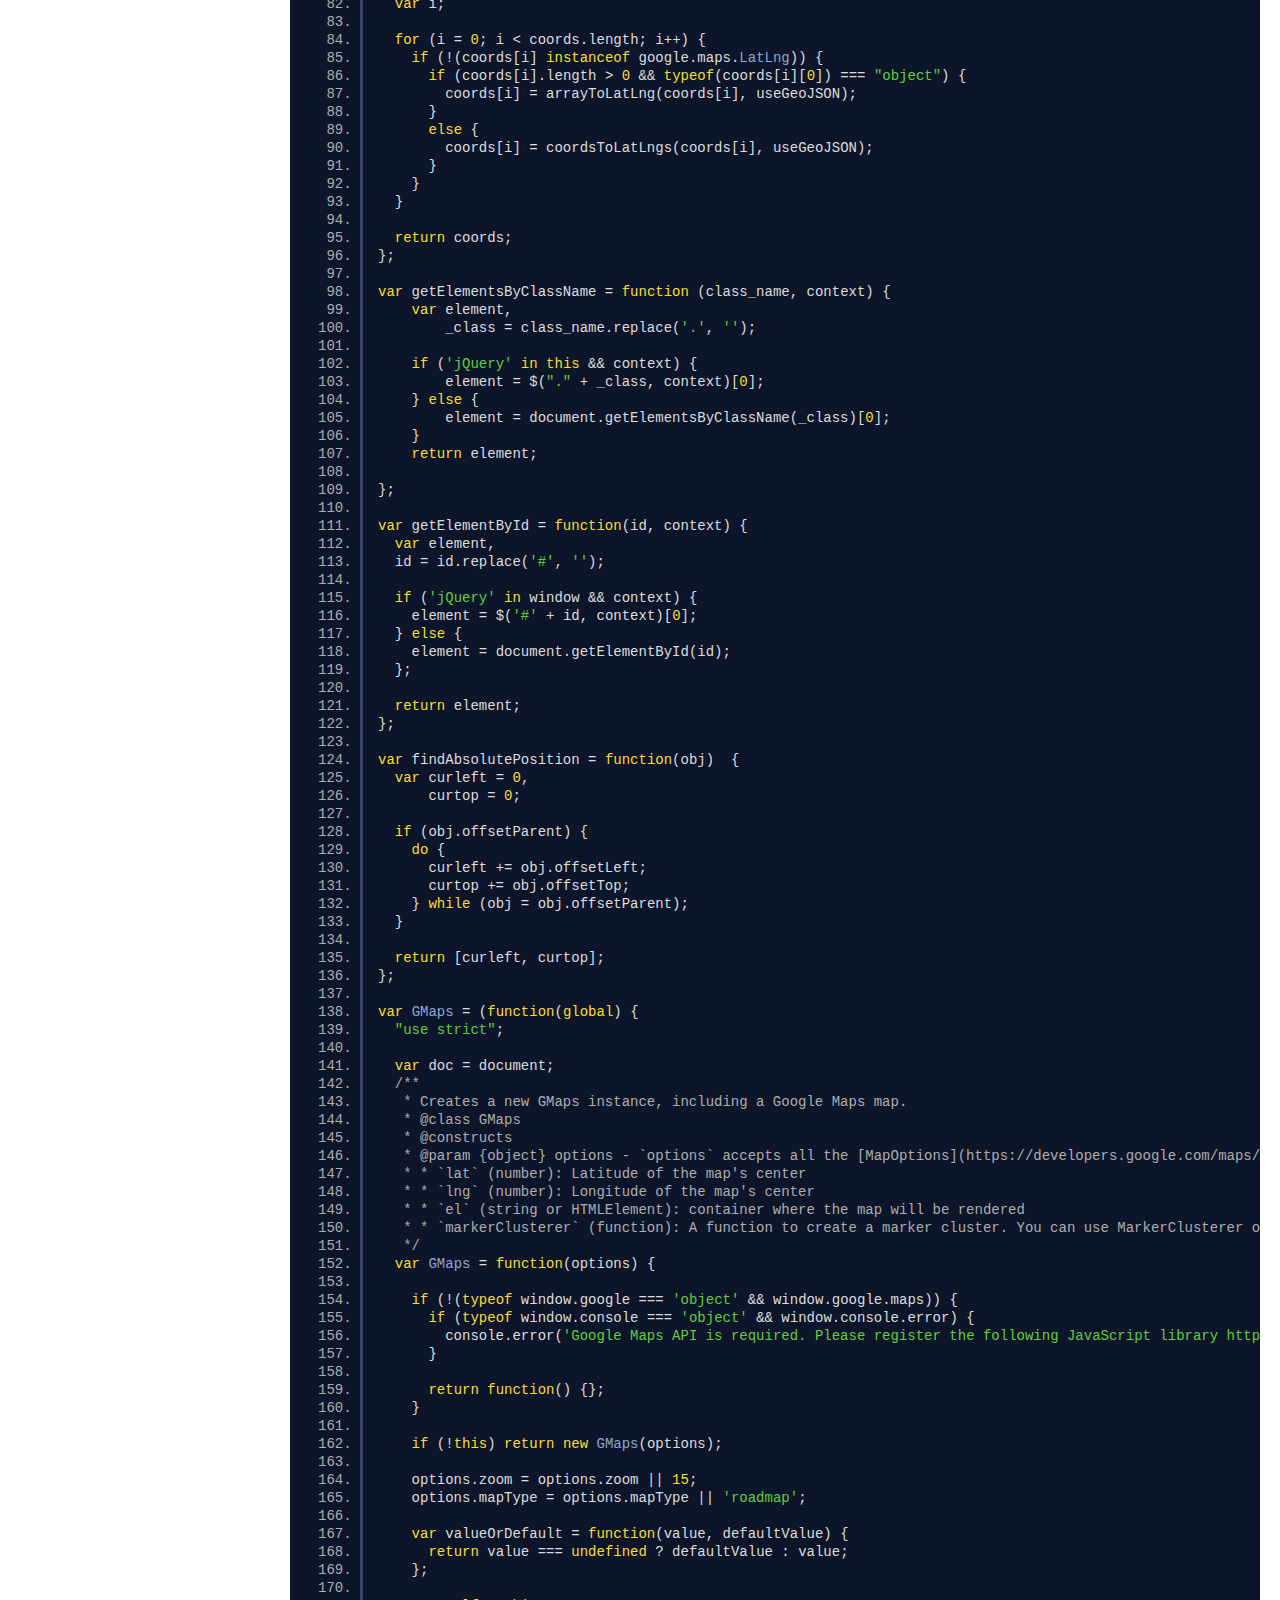
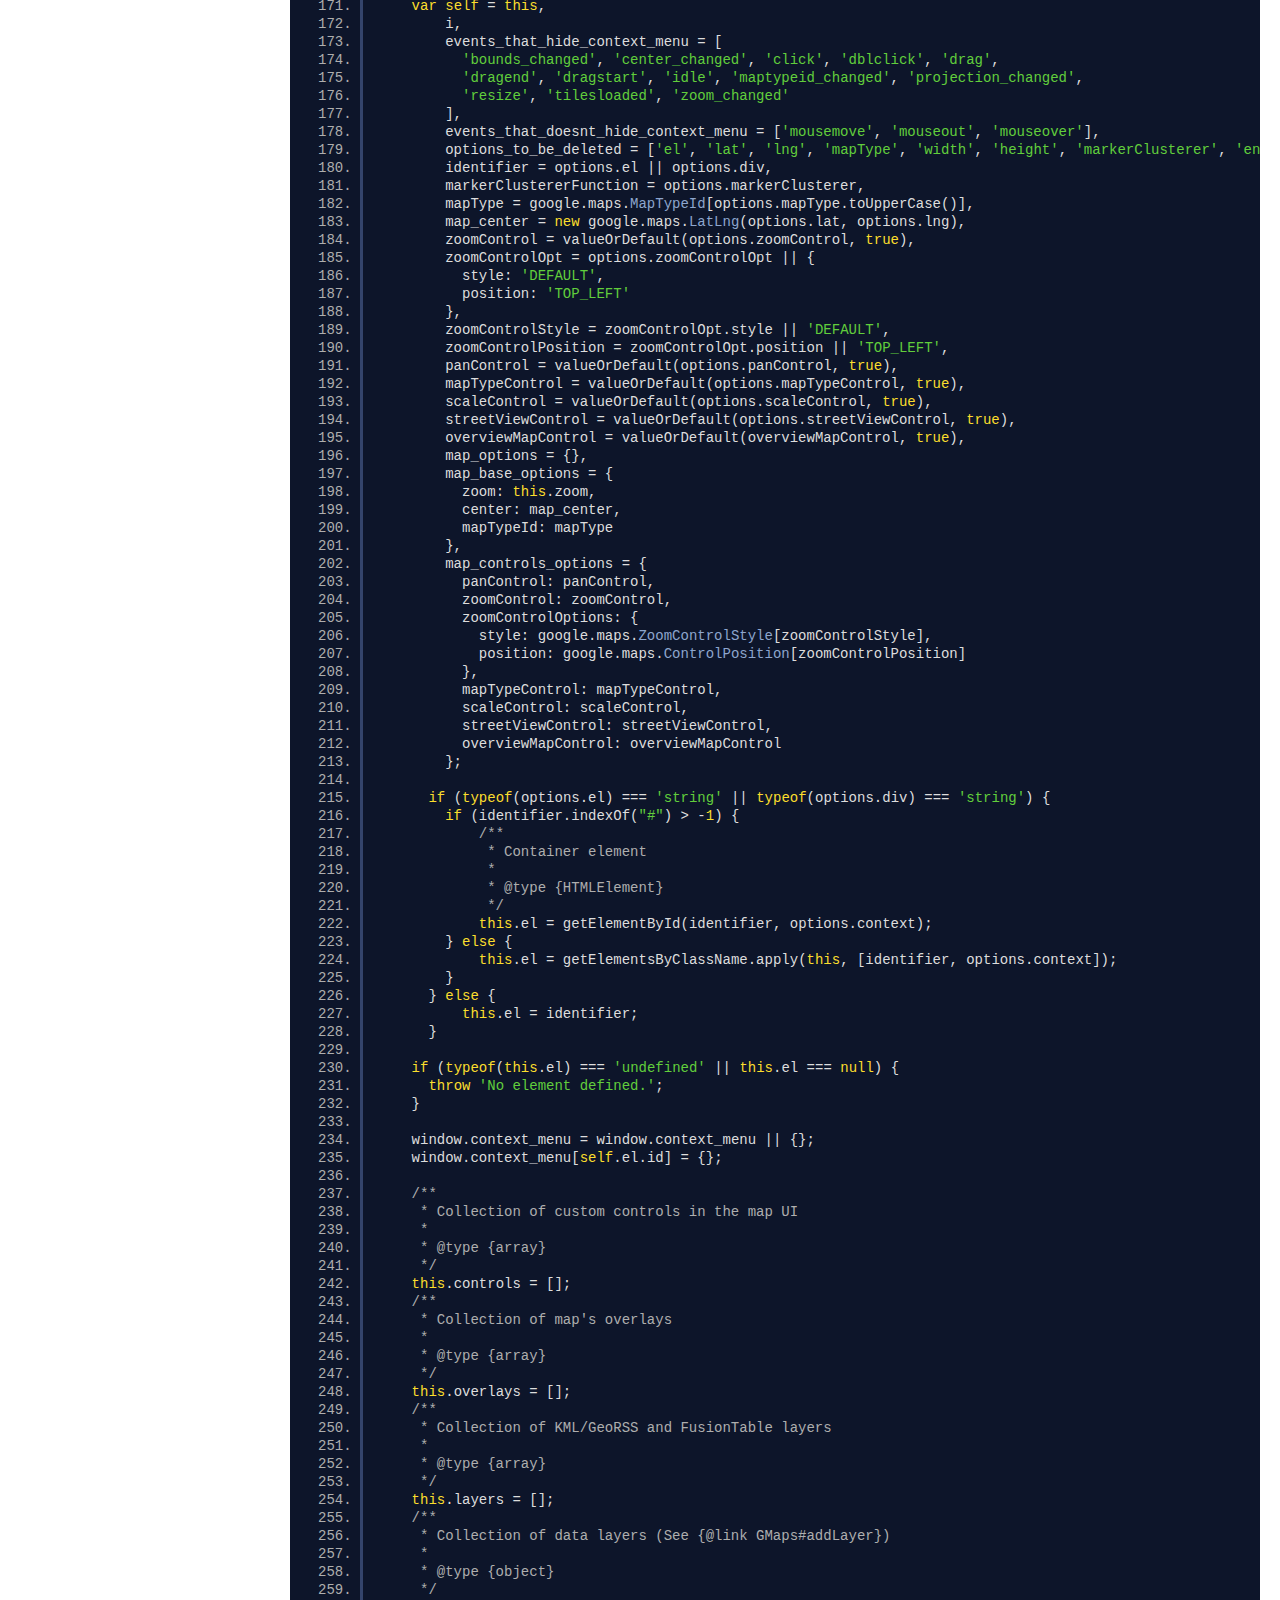
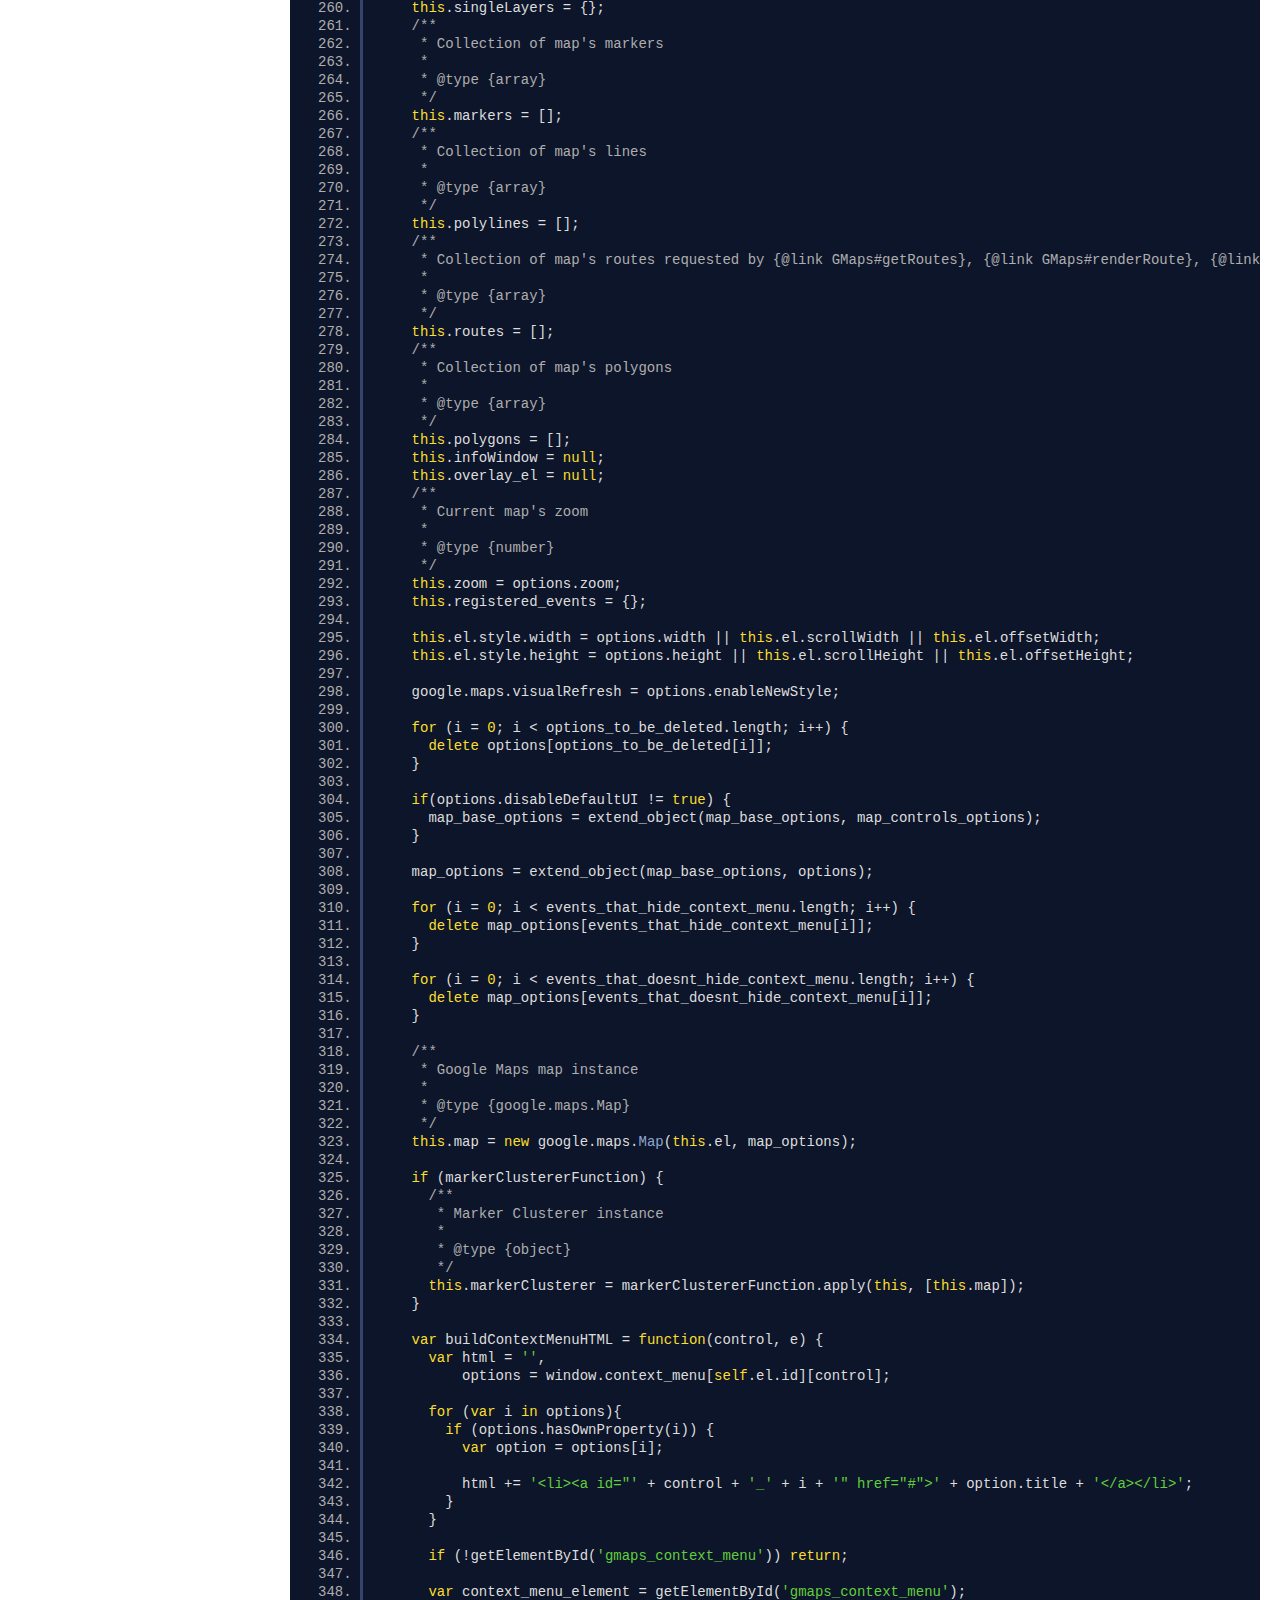
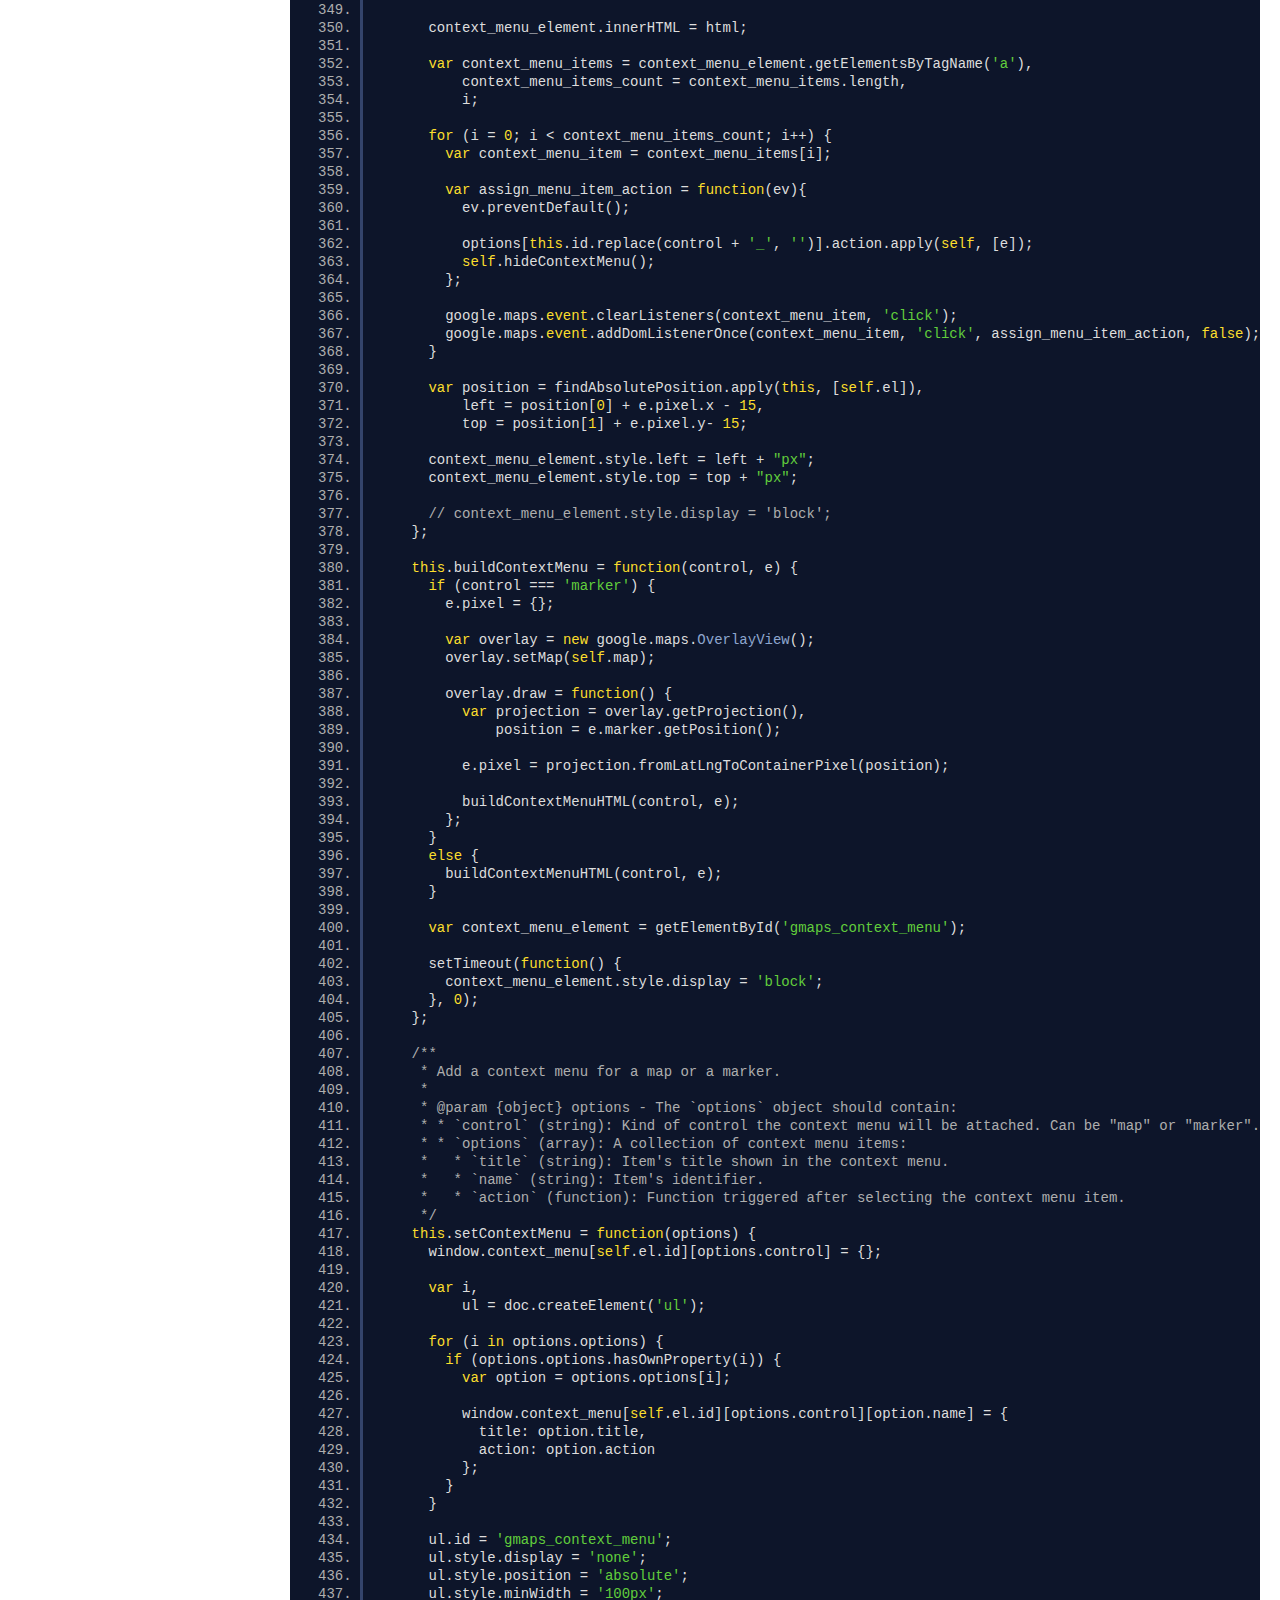
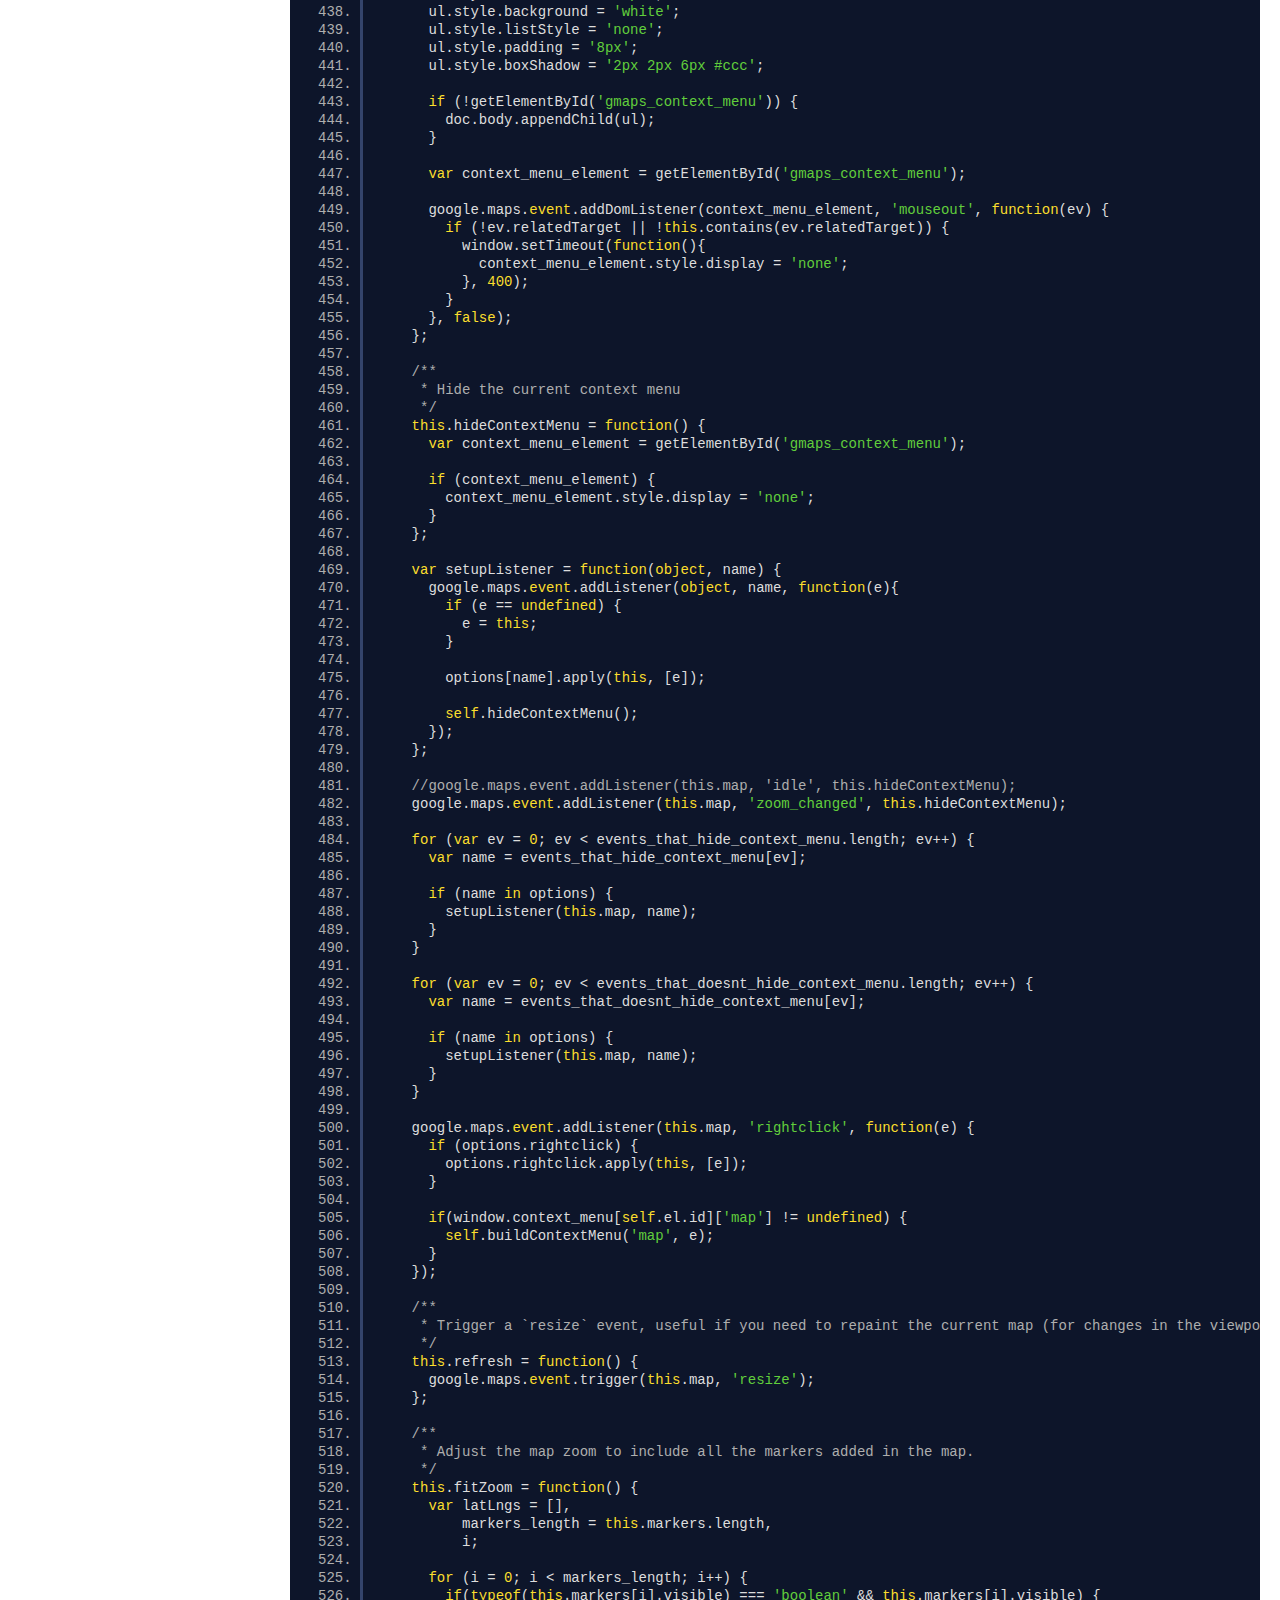
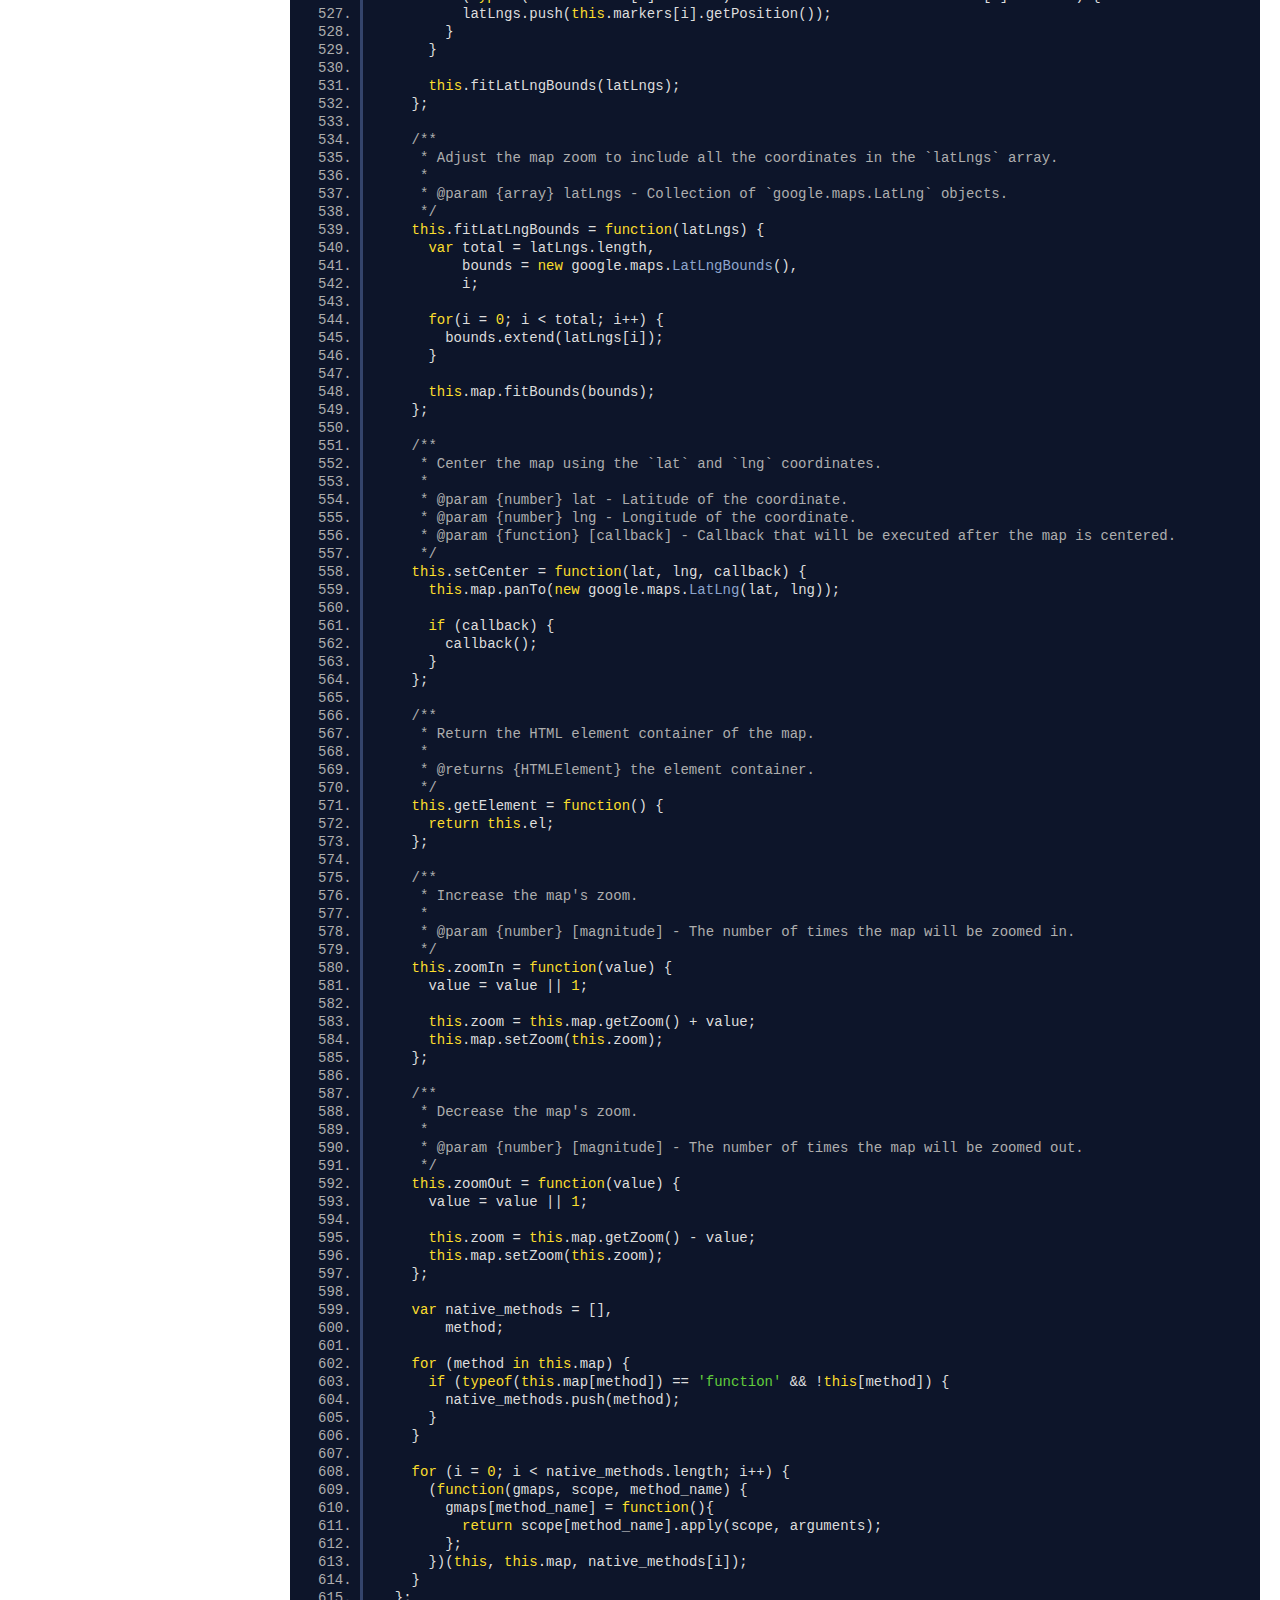
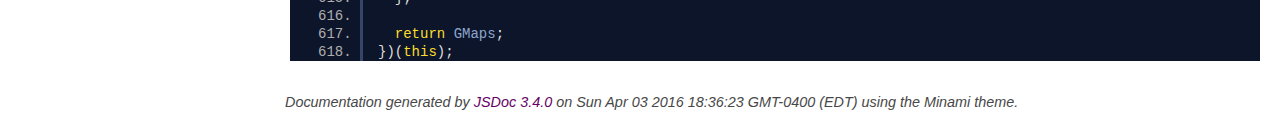
<file: wwwroot/lib/gmaps/docs/gmaps.core.js.html>
<!DOCTYPE html>
<html lang="en">
<head>
    <meta charset="utf-8">
    <title>gmaps.core.js - Documentation</title>

    <script src="scripts/prettify/prettify.js"></script>
    <script src="scripts/prettify/lang-css.js"></script>
    <!--[if lt IE 9]>
      <script src="//html5shiv.googlecode.com/svn/trunk/html5.js"></script>
    <![endif]-->
    <link type="text/css" rel="stylesheet" href="https://code.ionicframework.com/ionicons/2.0.1/css/ionicons.min.css">
    <link type="text/css" rel="stylesheet" href="styles/prettify.css">
    <link type="text/css" rel="stylesheet" href="styles/jsdoc.css">
</head>
<body>

<input type="checkbox" id="nav-trigger" class="nav-trigger" />
<label for="nav-trigger" class="navicon-button x">
  <div class="navicon"></div>
</label>

<label for="nav-trigger" class="overlay"></label>

<nav>
    <h2><a href="index.html">Home</a></h2><h3>Classes</h3><ul><li><a href="GMaps.html">GMaps</a><ul class='methods'><li data-type='method'><a href="GMaps.html#addControl">addControl</a></li><li data-type='method'><a href="GMaps.html#fitLatLngBounds">fitLatLngBounds</a></li><li data-type='method'><a href="GMaps.html#fitZoom">fitZoom</a></li><li data-type='method'><a href="GMaps.html#getElement">getElement</a></li><li data-type='method'><a href="GMaps.html#hideContextMenu">hideContextMenu</a></li><li data-type='method'><a href="GMaps.html#refresh">refresh</a></li><li data-type='method'><a href="GMaps.html#removeControl">removeControl</a></li><li data-type='method'><a href="GMaps.html#setCenter">setCenter</a></li><li data-type='method'><a href="GMaps.html#setContextMenu">setContextMenu</a></li><li data-type='method'><a href="GMaps.html#zoomIn">zoomIn</a></li><li data-type='method'><a href="GMaps.html#zoomOut">zoomOut</a></li></ul></li></ul>
</nav>

<div id="main">
    
    <h1 class="page-title">gmaps.core.js</h1>
    

    



    
    <section>
        <article>
            <pre class="prettyprint source linenums"><code>var extend_object = function(obj, new_obj) {
  var name;

  if (obj === new_obj) {
    return obj;
  }

  for (name in new_obj) {
    if (new_obj[name] !== undefined) {
      obj[name] = new_obj[name];
    }
  }

  return obj;
};

var replace_object = function(obj, replace) {
  var name;

  if (obj === replace) {
    return obj;
  }

  for (name in replace) {
    if (obj[name] != undefined) {
      obj[name] = replace[name];
    }
  }

  return obj;
};

var array_map = function(array, callback) {
  var original_callback_params = Array.prototype.slice.call(arguments, 2),
      array_return = [],
      array_length = array.length,
      i;

  if (Array.prototype.map &amp;&amp; array.map === Array.prototype.map) {
    array_return = Array.prototype.map.call(array, function(item) {
      var callback_params = original_callback_params.slice(0);
      callback_params.splice(0, 0, item);

      return callback.apply(this, callback_params);
    });
  }
  else {
    for (i = 0; i &lt; array_length; i++) {
      callback_params = original_callback_params;
      callback_params.splice(0, 0, array[i]);
      array_return.push(callback.apply(this, callback_params));
    }
  }

  return array_return;
};

var array_flat = function(array) {
  var new_array = [],
      i;

  for (i = 0; i &lt; array.length; i++) {
    new_array = new_array.concat(array[i]);
  }

  return new_array;
};

var coordsToLatLngs = function(coords, useGeoJSON) {
  var first_coord = coords[0],
      second_coord = coords[1];

  if (useGeoJSON) {
    first_coord = coords[1];
    second_coord = coords[0];
  }

  return new google.maps.LatLng(first_coord, second_coord);
};

var arrayToLatLng = function(coords, useGeoJSON) {
  var i;

  for (i = 0; i &lt; coords.length; i++) {
    if (!(coords[i] instanceof google.maps.LatLng)) {
      if (coords[i].length > 0 &amp;&amp; typeof(coords[i][0]) === "object") {
        coords[i] = arrayToLatLng(coords[i], useGeoJSON);
      }
      else {
        coords[i] = coordsToLatLngs(coords[i], useGeoJSON);
      }
    }
  }

  return coords;
};

var getElementsByClassName = function (class_name, context) {
    var element,
        _class = class_name.replace('.', '');

    if ('jQuery' in this &amp;&amp; context) {
        element = $("." + _class, context)[0];
    } else {
        element = document.getElementsByClassName(_class)[0];
    }
    return element;

};

var getElementById = function(id, context) {
  var element,
  id = id.replace('#', '');

  if ('jQuery' in window &amp;&amp; context) {
    element = $('#' + id, context)[0];
  } else {
    element = document.getElementById(id);
  };

  return element;
};

var findAbsolutePosition = function(obj)  {
  var curleft = 0,
      curtop = 0;

  if (obj.offsetParent) {
    do {
      curleft += obj.offsetLeft;
      curtop += obj.offsetTop;
    } while (obj = obj.offsetParent);
  }

  return [curleft, curtop];
};

var GMaps = (function(global) {
  "use strict";

  var doc = document;
  /**
   * Creates a new GMaps instance, including a Google Maps map.
   * @class GMaps
   * @constructs
   * @param {object} options - `options` accepts all the [MapOptions](https://developers.google.com/maps/documentation/javascript/reference#MapOptions) and [events](https://developers.google.com/maps/documentation/javascript/reference#Map) listed in the Google Maps API. Also accepts:
   * * `lat` (number): Latitude of the map's center
   * * `lng` (number): Longitude of the map's center
   * * `el` (string or HTMLElement): container where the map will be rendered
   * * `markerClusterer` (function): A function to create a marker cluster. You can use MarkerClusterer or MarkerClustererPlus.
   */
  var GMaps = function(options) {

    if (!(typeof window.google === 'object' &amp;&amp; window.google.maps)) {
      if (typeof window.console === 'object' &amp;&amp; window.console.error) {
        console.error('Google Maps API is required. Please register the following JavaScript library https://maps.googleapis.com/maps/api/js.');
      }

      return function() {};
    }

    if (!this) return new GMaps(options);

    options.zoom = options.zoom || 15;
    options.mapType = options.mapType || 'roadmap';

    var valueOrDefault = function(value, defaultValue) {
      return value === undefined ? defaultValue : value;
    };

    var self = this,
        i,
        events_that_hide_context_menu = [
          'bounds_changed', 'center_changed', 'click', 'dblclick', 'drag',
          'dragend', 'dragstart', 'idle', 'maptypeid_changed', 'projection_changed',
          'resize', 'tilesloaded', 'zoom_changed'
        ],
        events_that_doesnt_hide_context_menu = ['mousemove', 'mouseout', 'mouseover'],
        options_to_be_deleted = ['el', 'lat', 'lng', 'mapType', 'width', 'height', 'markerClusterer', 'enableNewStyle'],
        identifier = options.el || options.div,
        markerClustererFunction = options.markerClusterer,
        mapType = google.maps.MapTypeId[options.mapType.toUpperCase()],
        map_center = new google.maps.LatLng(options.lat, options.lng),
        zoomControl = valueOrDefault(options.zoomControl, true),
        zoomControlOpt = options.zoomControlOpt || {
          style: 'DEFAULT',
          position: 'TOP_LEFT'
        },
        zoomControlStyle = zoomControlOpt.style || 'DEFAULT',
        zoomControlPosition = zoomControlOpt.position || 'TOP_LEFT',
        panControl = valueOrDefault(options.panControl, true),
        mapTypeControl = valueOrDefault(options.mapTypeControl, true),
        scaleControl = valueOrDefault(options.scaleControl, true),
        streetViewControl = valueOrDefault(options.streetViewControl, true),
        overviewMapControl = valueOrDefault(overviewMapControl, true),
        map_options = {},
        map_base_options = {
          zoom: this.zoom,
          center: map_center,
          mapTypeId: mapType
        },
        map_controls_options = {
          panControl: panControl,
          zoomControl: zoomControl,
          zoomControlOptions: {
            style: google.maps.ZoomControlStyle[zoomControlStyle],
            position: google.maps.ControlPosition[zoomControlPosition]
          },
          mapTypeControl: mapTypeControl,
          scaleControl: scaleControl,
          streetViewControl: streetViewControl,
          overviewMapControl: overviewMapControl
        };

      if (typeof(options.el) === 'string' || typeof(options.div) === 'string') {
        if (identifier.indexOf("#") > -1) {
            /**
             * Container element
             *
             * @type {HTMLElement}
             */
            this.el = getElementById(identifier, options.context);
        } else {
            this.el = getElementsByClassName.apply(this, [identifier, options.context]);
        }
      } else {
          this.el = identifier;
      }

    if (typeof(this.el) === 'undefined' || this.el === null) {
      throw 'No element defined.';
    }

    window.context_menu = window.context_menu || {};
    window.context_menu[self.el.id] = {};

    /**
     * Collection of custom controls in the map UI
     *
     * @type {array}
     */
    this.controls = [];
    /**
     * Collection of map's overlays
     *
     * @type {array}
     */
    this.overlays = [];
    /**
     * Collection of KML/GeoRSS and FusionTable layers
     *
     * @type {array}
     */
    this.layers = [];
    /**
     * Collection of data layers (See {@link GMaps#addLayer})
     *
     * @type {object}
     */
    this.singleLayers = {};
    /**
     * Collection of map's markers
     *
     * @type {array}
     */
    this.markers = [];
    /**
     * Collection of map's lines
     *
     * @type {array}
     */
    this.polylines = [];
    /**
     * Collection of map's routes requested by {@link GMaps#getRoutes}, {@link GMaps#renderRoute}, {@link GMaps#drawRoute}, {@link GMaps#travelRoute} or {@link GMaps#drawSteppedRoute}
     *
     * @type {array}
     */
    this.routes = [];
    /**
     * Collection of map's polygons
     *
     * @type {array}
     */
    this.polygons = [];
    this.infoWindow = null;
    this.overlay_el = null;
    /**
     * Current map's zoom
     *
     * @type {number}
     */
    this.zoom = options.zoom;
    this.registered_events = {};

    this.el.style.width = options.width || this.el.scrollWidth || this.el.offsetWidth;
    this.el.style.height = options.height || this.el.scrollHeight || this.el.offsetHeight;

    google.maps.visualRefresh = options.enableNewStyle;

    for (i = 0; i &lt; options_to_be_deleted.length; i++) {
      delete options[options_to_be_deleted[i]];
    }

    if(options.disableDefaultUI != true) {
      map_base_options = extend_object(map_base_options, map_controls_options);
    }

    map_options = extend_object(map_base_options, options);

    for (i = 0; i &lt; events_that_hide_context_menu.length; i++) {
      delete map_options[events_that_hide_context_menu[i]];
    }

    for (i = 0; i &lt; events_that_doesnt_hide_context_menu.length; i++) {
      delete map_options[events_that_doesnt_hide_context_menu[i]];
    }

    /**
     * Google Maps map instance
     *
     * @type {google.maps.Map}
     */
    this.map = new google.maps.Map(this.el, map_options);

    if (markerClustererFunction) {
      /**
       * Marker Clusterer instance
       *
       * @type {object}
       */
      this.markerClusterer = markerClustererFunction.apply(this, [this.map]);
    }

    var buildContextMenuHTML = function(control, e) {
      var html = '',
          options = window.context_menu[self.el.id][control];

      for (var i in options){
        if (options.hasOwnProperty(i)) {
          var option = options[i];

          html += '&lt;li>&lt;a id="' + control + '_' + i + '" href="#">' + option.title + '&lt;/a>&lt;/li>';
        }
      }

      if (!getElementById('gmaps_context_menu')) return;

      var context_menu_element = getElementById('gmaps_context_menu');

      context_menu_element.innerHTML = html;

      var context_menu_items = context_menu_element.getElementsByTagName('a'),
          context_menu_items_count = context_menu_items.length,
          i;

      for (i = 0; i &lt; context_menu_items_count; i++) {
        var context_menu_item = context_menu_items[i];

        var assign_menu_item_action = function(ev){
          ev.preventDefault();

          options[this.id.replace(control + '_', '')].action.apply(self, [e]);
          self.hideContextMenu();
        };

        google.maps.event.clearListeners(context_menu_item, 'click');
        google.maps.event.addDomListenerOnce(context_menu_item, 'click', assign_menu_item_action, false);
      }

      var position = findAbsolutePosition.apply(this, [self.el]),
          left = position[0] + e.pixel.x - 15,
          top = position[1] + e.pixel.y- 15;

      context_menu_element.style.left = left + "px";
      context_menu_element.style.top = top + "px";

      // context_menu_element.style.display = 'block';
    };

    this.buildContextMenu = function(control, e) {
      if (control === 'marker') {
        e.pixel = {};

        var overlay = new google.maps.OverlayView();
        overlay.setMap(self.map);

        overlay.draw = function() {
          var projection = overlay.getProjection(),
              position = e.marker.getPosition();

          e.pixel = projection.fromLatLngToContainerPixel(position);

          buildContextMenuHTML(control, e);
        };
      }
      else {
        buildContextMenuHTML(control, e);
      }

      var context_menu_element = getElementById('gmaps_context_menu');

      setTimeout(function() {
        context_menu_element.style.display = 'block';
      }, 0);
    };

    /**
     * Add a context menu for a map or a marker.
     *
     * @param {object} options - The `options` object should contain:
     * * `control` (string): Kind of control the context menu will be attached. Can be "map" or "marker".
     * * `options` (array): A collection of context menu items:
     *   * `title` (string): Item's title shown in the context menu.
     *   * `name` (string): Item's identifier.
     *   * `action` (function): Function triggered after selecting the context menu item.
     */
    this.setContextMenu = function(options) {
      window.context_menu[self.el.id][options.control] = {};

      var i,
          ul = doc.createElement('ul');

      for (i in options.options) {
        if (options.options.hasOwnProperty(i)) {
          var option = options.options[i];

          window.context_menu[self.el.id][options.control][option.name] = {
            title: option.title,
            action: option.action
          };
        }
      }

      ul.id = 'gmaps_context_menu';
      ul.style.display = 'none';
      ul.style.position = 'absolute';
      ul.style.minWidth = '100px';
      ul.style.background = 'white';
      ul.style.listStyle = 'none';
      ul.style.padding = '8px';
      ul.style.boxShadow = '2px 2px 6px #ccc';

      if (!getElementById('gmaps_context_menu')) {
        doc.body.appendChild(ul);
      }

      var context_menu_element = getElementById('gmaps_context_menu');

      google.maps.event.addDomListener(context_menu_element, 'mouseout', function(ev) {
        if (!ev.relatedTarget || !this.contains(ev.relatedTarget)) {
          window.setTimeout(function(){
            context_menu_element.style.display = 'none';
          }, 400);
        }
      }, false);
    };

    /**
     * Hide the current context menu
     */
    this.hideContextMenu = function() {
      var context_menu_element = getElementById('gmaps_context_menu');

      if (context_menu_element) {
        context_menu_element.style.display = 'none';
      }
    };

    var setupListener = function(object, name) {
      google.maps.event.addListener(object, name, function(e){
        if (e == undefined) {
          e = this;
        }

        options[name].apply(this, [e]);

        self.hideContextMenu();
      });
    };

    //google.maps.event.addListener(this.map, 'idle', this.hideContextMenu);
    google.maps.event.addListener(this.map, 'zoom_changed', this.hideContextMenu);

    for (var ev = 0; ev &lt; events_that_hide_context_menu.length; ev++) {
      var name = events_that_hide_context_menu[ev];

      if (name in options) {
        setupListener(this.map, name);
      }
    }

    for (var ev = 0; ev &lt; events_that_doesnt_hide_context_menu.length; ev++) {
      var name = events_that_doesnt_hide_context_menu[ev];

      if (name in options) {
        setupListener(this.map, name);
      }
    }

    google.maps.event.addListener(this.map, 'rightclick', function(e) {
      if (options.rightclick) {
        options.rightclick.apply(this, [e]);
      }

      if(window.context_menu[self.el.id]['map'] != undefined) {
        self.buildContextMenu('map', e);
      }
    });

    /**
     * Trigger a `resize` event, useful if you need to repaint the current map (for changes in the viewport or display / hide actions).
     */
    this.refresh = function() {
      google.maps.event.trigger(this.map, 'resize');
    };

    /**
     * Adjust the map zoom to include all the markers added in the map.
     */
    this.fitZoom = function() {
      var latLngs = [],
          markers_length = this.markers.length,
          i;

      for (i = 0; i &lt; markers_length; i++) {
        if(typeof(this.markers[i].visible) === 'boolean' &amp;&amp; this.markers[i].visible) {
          latLngs.push(this.markers[i].getPosition());
        }
      }

      this.fitLatLngBounds(latLngs);
    };

    /**
     * Adjust the map zoom to include all the coordinates in the `latLngs` array.
     *
     * @param {array} latLngs - Collection of `google.maps.LatLng` objects.
     */
    this.fitLatLngBounds = function(latLngs) {
      var total = latLngs.length,
          bounds = new google.maps.LatLngBounds(),
          i;

      for(i = 0; i &lt; total; i++) {
        bounds.extend(latLngs[i]);
      }

      this.map.fitBounds(bounds);
    };

    /**
     * Center the map using the `lat` and `lng` coordinates.
     *
     * @param {number} lat - Latitude of the coordinate.
     * @param {number} lng - Longitude of the coordinate.
     * @param {function} [callback] - Callback that will be executed after the map is centered.
     */
    this.setCenter = function(lat, lng, callback) {
      this.map.panTo(new google.maps.LatLng(lat, lng));

      if (callback) {
        callback();
      }
    };

    /**
     * Return the HTML element container of the map.
     *
     * @returns {HTMLElement} the element container.
     */
    this.getElement = function() {
      return this.el;
    };

    /**
     * Increase the map's zoom.
     *
     * @param {number} [magnitude] - The number of times the map will be zoomed in.
     */
    this.zoomIn = function(value) {
      value = value || 1;

      this.zoom = this.map.getZoom() + value;
      this.map.setZoom(this.zoom);
    };

    /**
     * Decrease the map's zoom.
     *
     * @param {number} [magnitude] - The number of times the map will be zoomed out.
     */
    this.zoomOut = function(value) {
      value = value || 1;

      this.zoom = this.map.getZoom() - value;
      this.map.setZoom(this.zoom);
    };

    var native_methods = [],
        method;

    for (method in this.map) {
      if (typeof(this.map[method]) == 'function' &amp;&amp; !this[method]) {
        native_methods.push(method);
      }
    }

    for (i = 0; i &lt; native_methods.length; i++) {
      (function(gmaps, scope, method_name) {
        gmaps[method_name] = function(){
          return scope[method_name].apply(scope, arguments);
        };
      })(this, this.map, native_methods[i]);
    }
  };

  return GMaps;
})(this);
</code></pre>
        </article>
    </section>




</div>

<br class="clear">

<footer>
    Documentation generated by <a href="https://github.com/jsdoc3/jsdoc">JSDoc 3.4.0</a> on Sun Apr 03 2016 18:36:23 GMT-0400 (EDT) using the Minami theme.
</footer>

<script>prettyPrint();</script>
<script src="scripts/linenumber.js"></script>
</body>
</html>
</file>
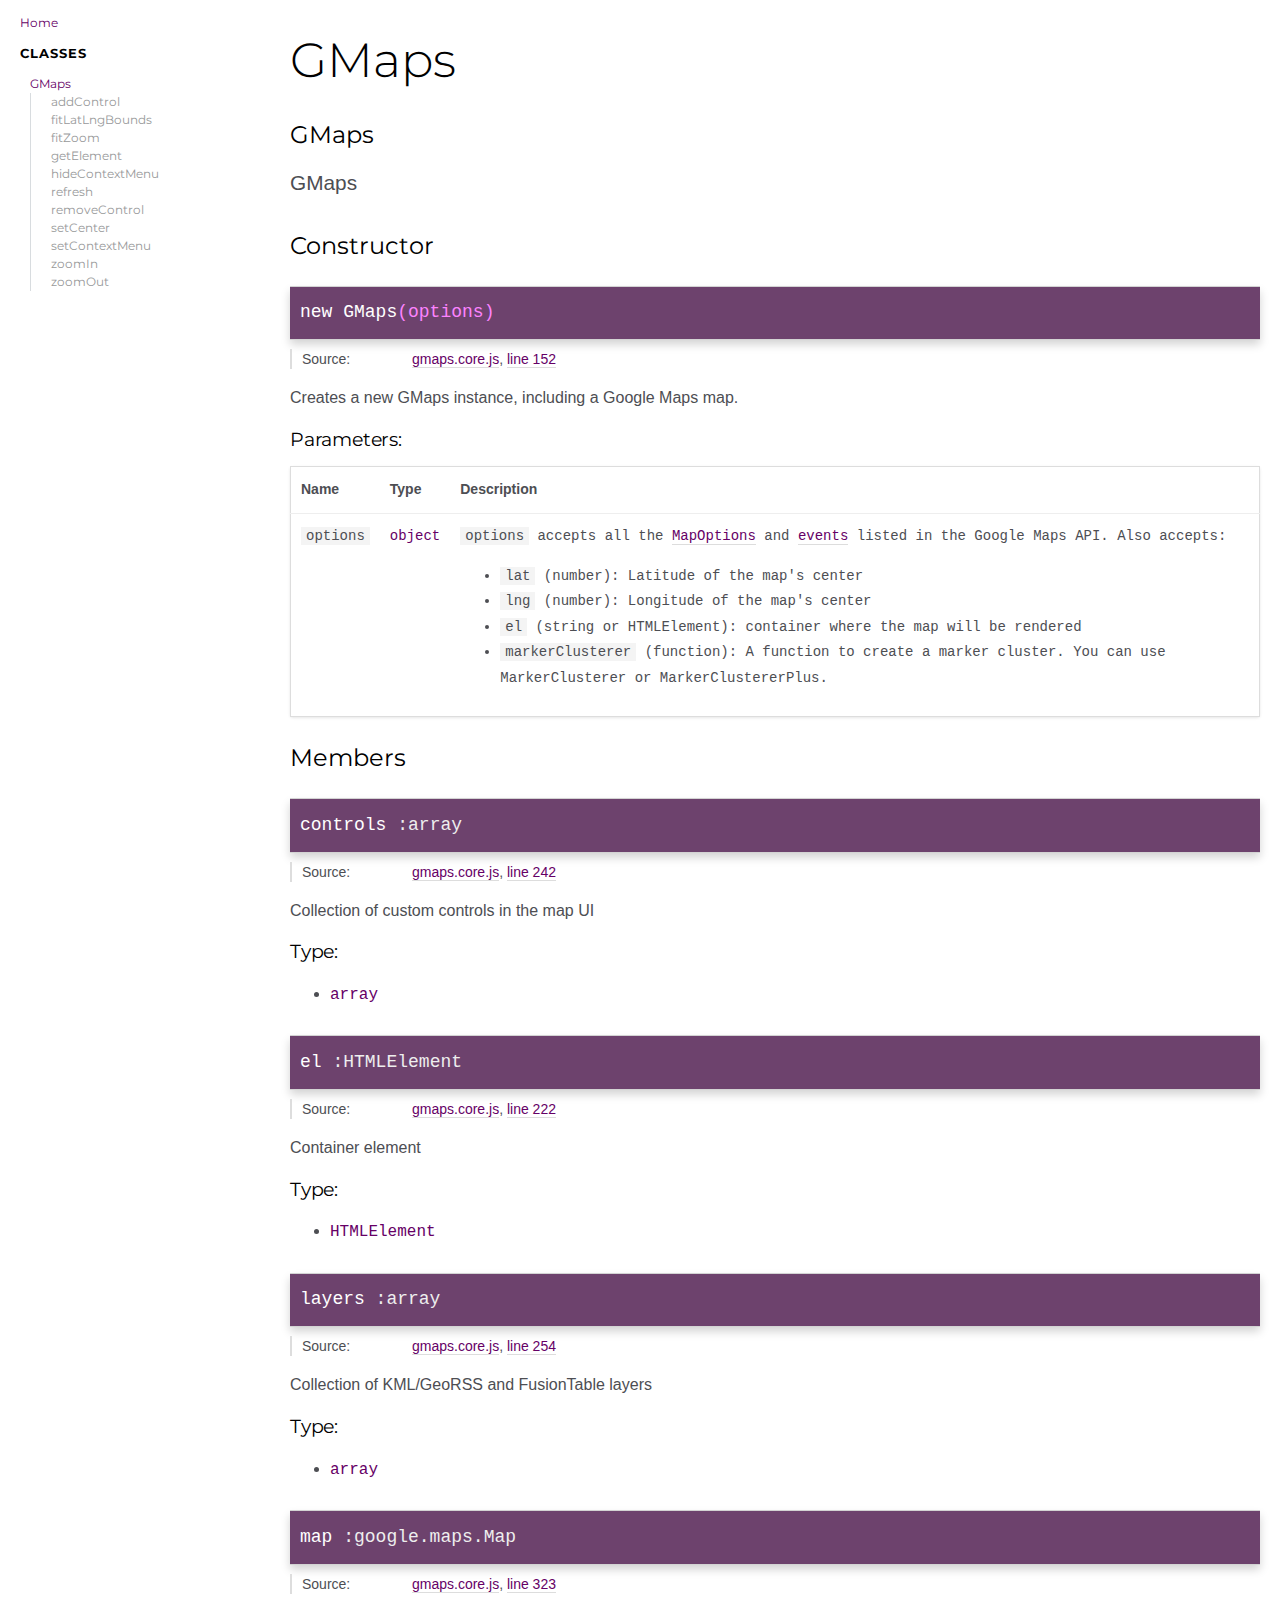
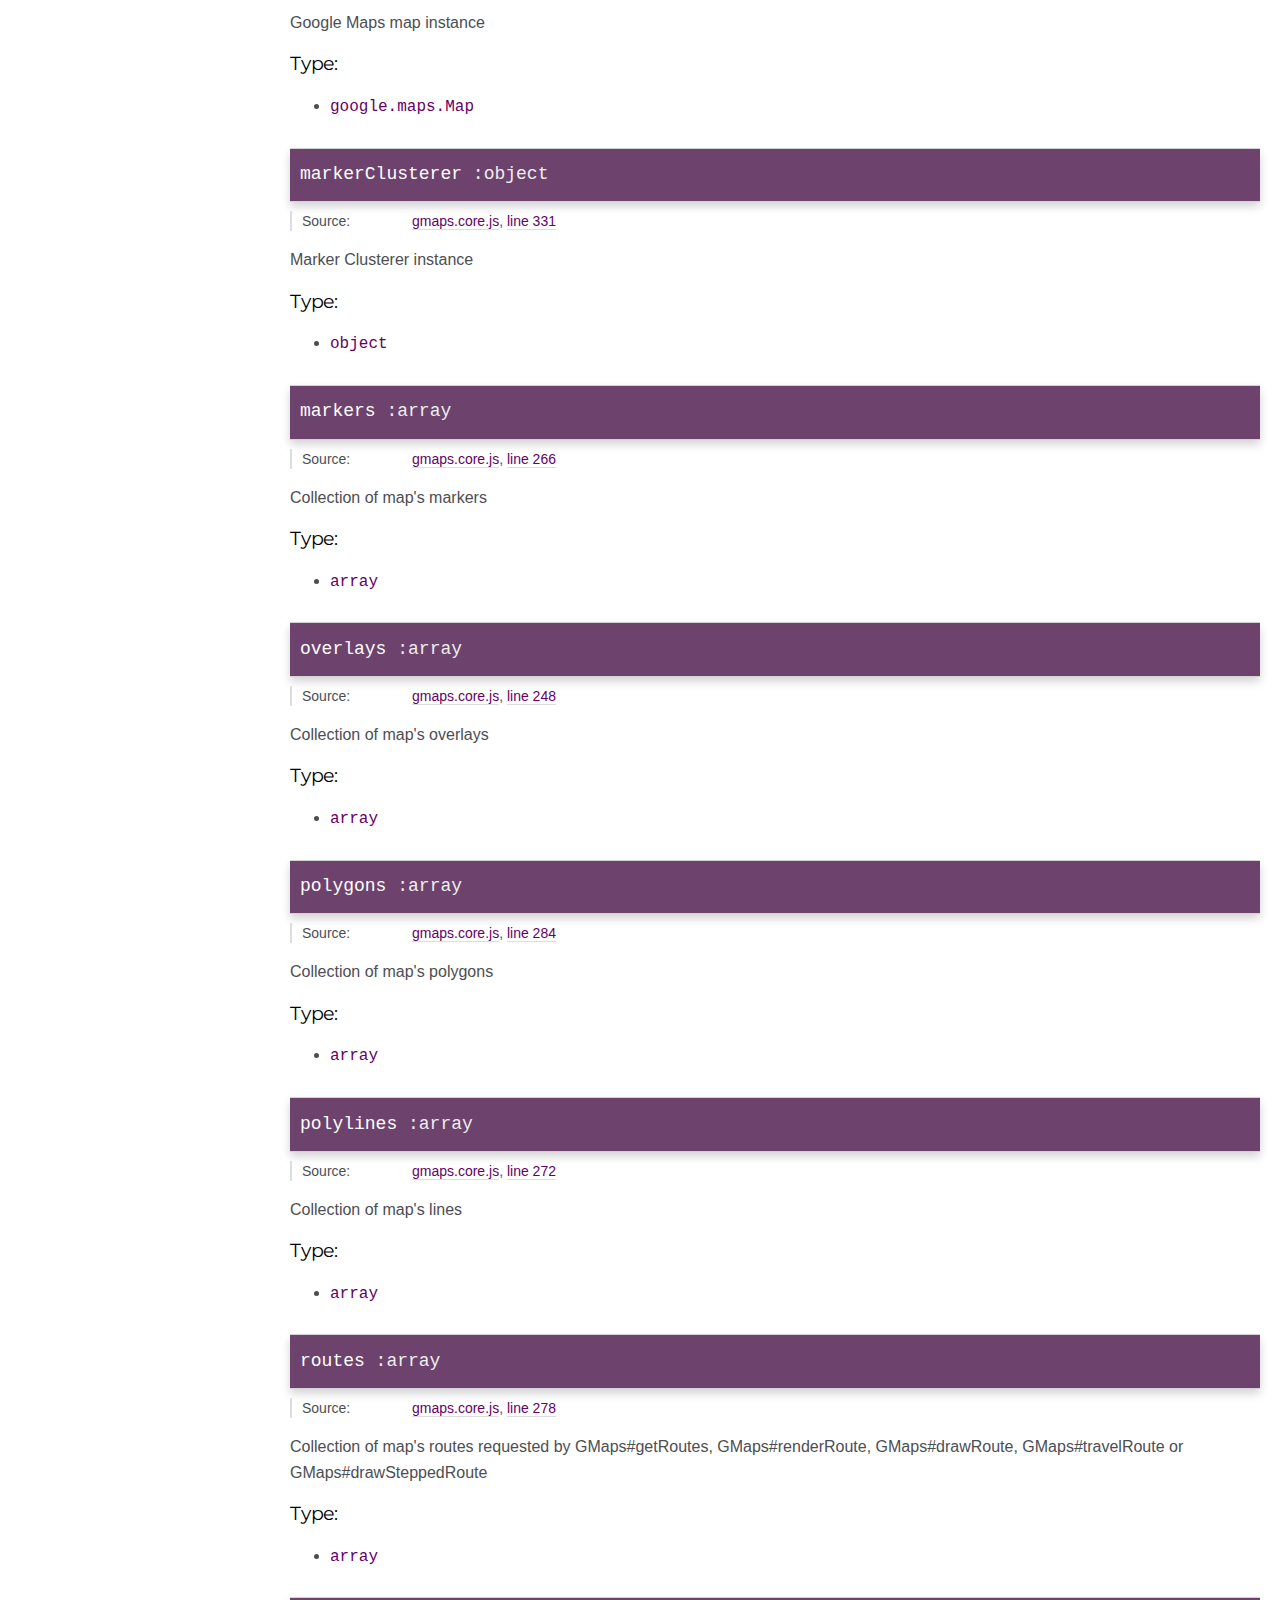
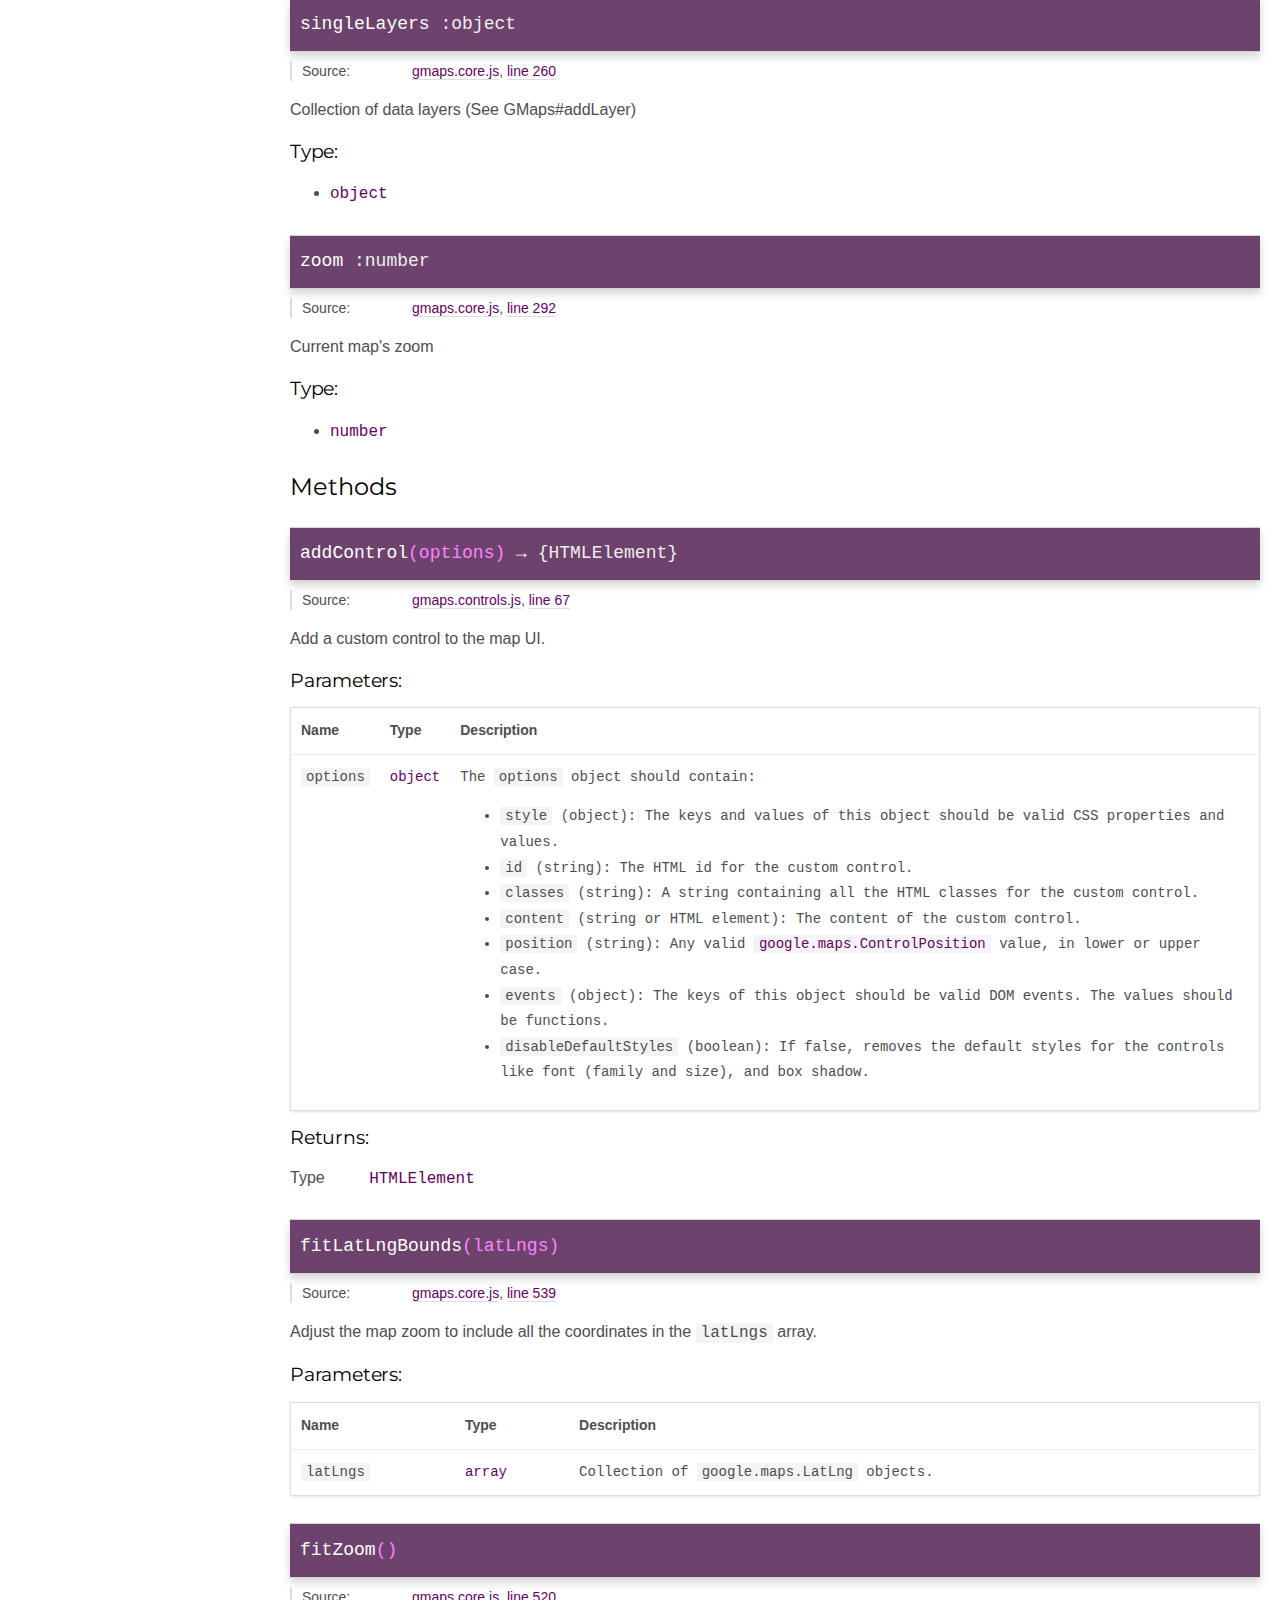
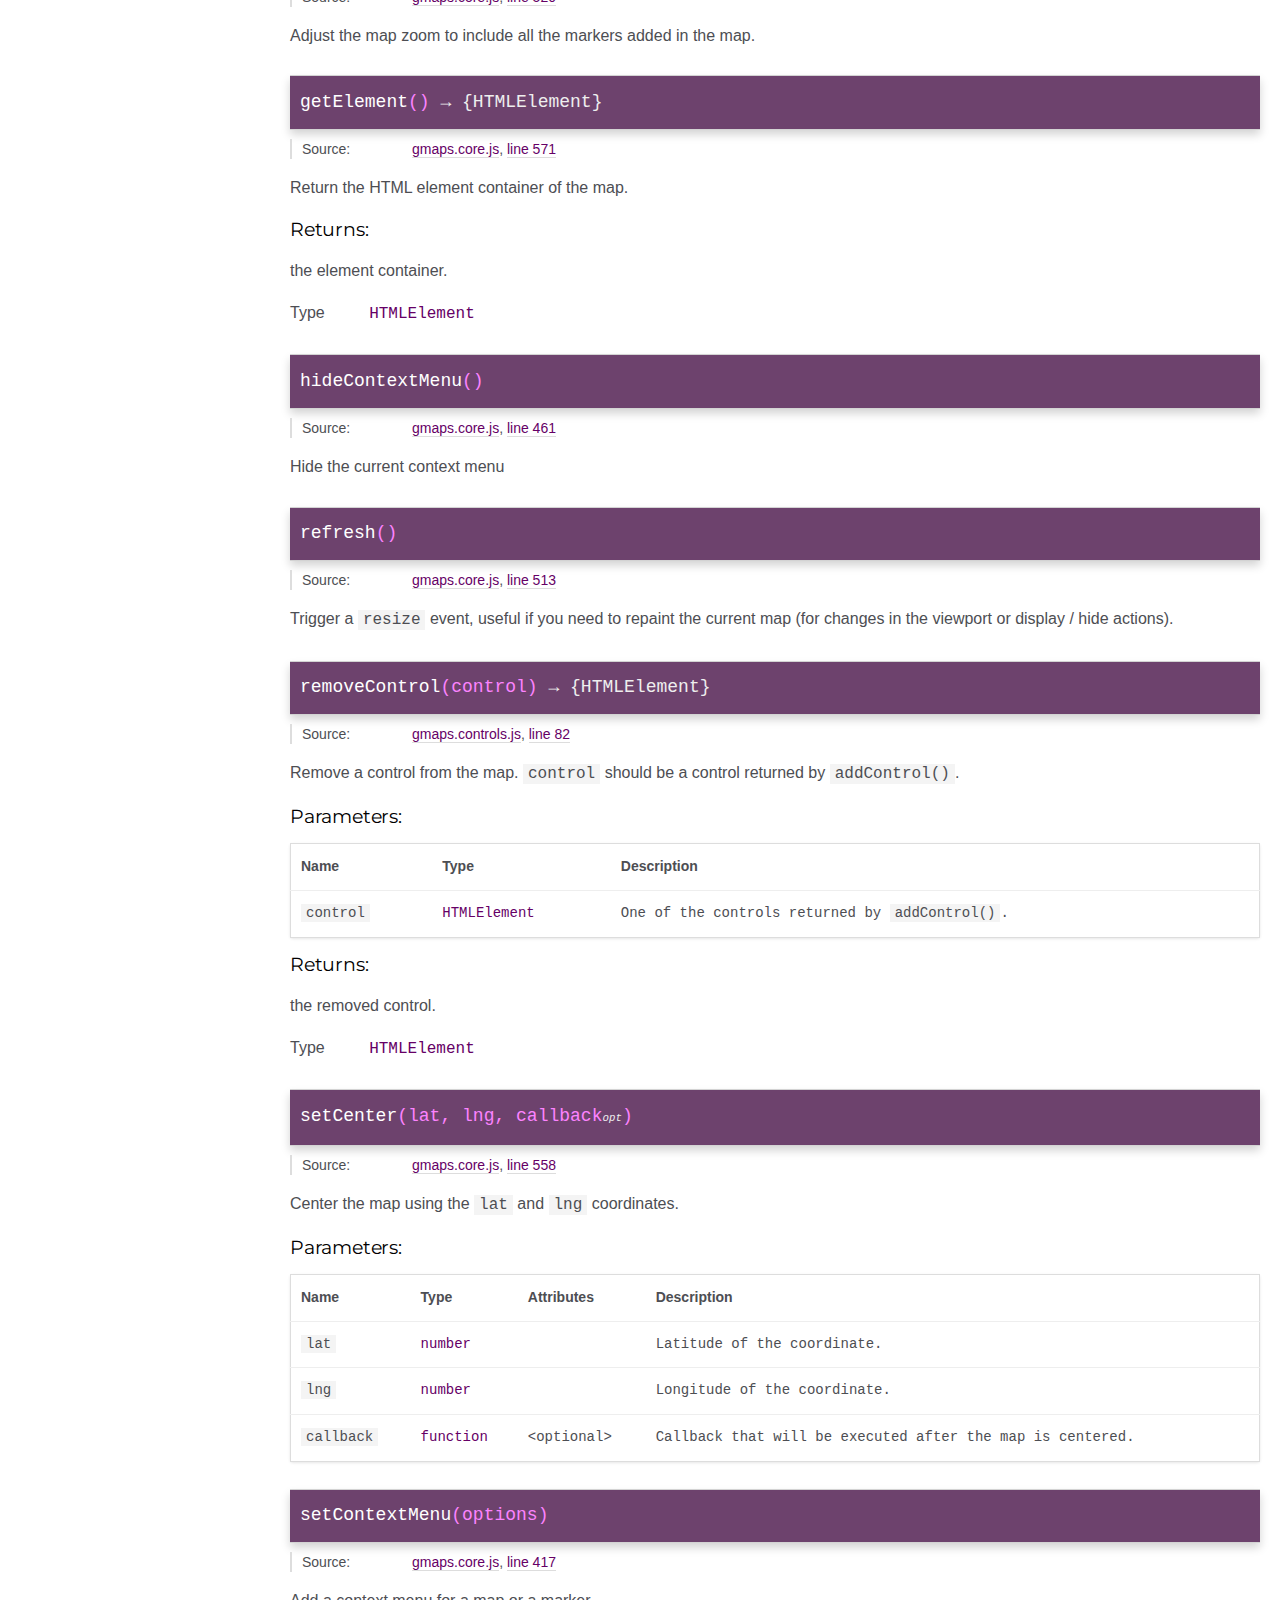
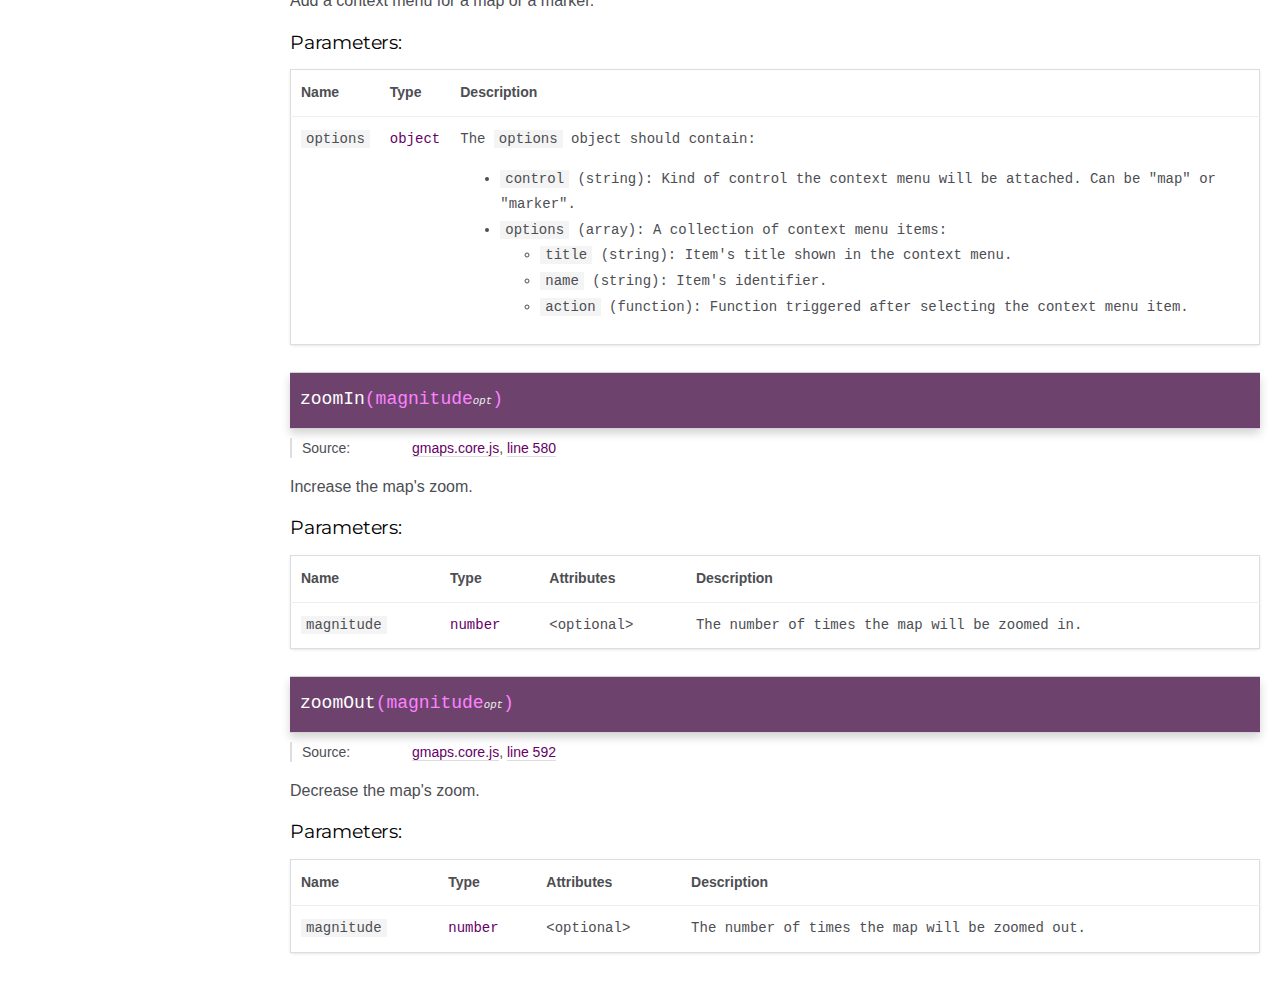
<file: wwwroot/lib/gmaps/docs/GMaps.html>
<!DOCTYPE html>
<html lang="en">
<head>
    <meta charset="utf-8">
    <title>GMaps - Documentation</title>

    <script src="scripts/prettify/prettify.js"></script>
    <script src="scripts/prettify/lang-css.js"></script>
    <!--[if lt IE 9]>
      <script src="//html5shiv.googlecode.com/svn/trunk/html5.js"></script>
    <![endif]-->
    <link type="text/css" rel="stylesheet" href="https://code.ionicframework.com/ionicons/2.0.1/css/ionicons.min.css">
    <link type="text/css" rel="stylesheet" href="styles/prettify.css">
    <link type="text/css" rel="stylesheet" href="styles/jsdoc.css">
</head>
<body>

<input type="checkbox" id="nav-trigger" class="nav-trigger" />
<label for="nav-trigger" class="navicon-button x">
  <div class="navicon"></div>
</label>

<label for="nav-trigger" class="overlay"></label>

<nav>
    <h2><a href="index.html">Home</a></h2><h3>Classes</h3><ul><li><a href="GMaps.html">GMaps</a><ul class='methods'><li data-type='method'><a href="GMaps.html#addControl">addControl</a></li><li data-type='method'><a href="GMaps.html#fitLatLngBounds">fitLatLngBounds</a></li><li data-type='method'><a href="GMaps.html#fitZoom">fitZoom</a></li><li data-type='method'><a href="GMaps.html#getElement">getElement</a></li><li data-type='method'><a href="GMaps.html#hideContextMenu">hideContextMenu</a></li><li data-type='method'><a href="GMaps.html#refresh">refresh</a></li><li data-type='method'><a href="GMaps.html#removeControl">removeControl</a></li><li data-type='method'><a href="GMaps.html#setCenter">setCenter</a></li><li data-type='method'><a href="GMaps.html#setContextMenu">setContextMenu</a></li><li data-type='method'><a href="GMaps.html#zoomIn">zoomIn</a></li><li data-type='method'><a href="GMaps.html#zoomOut">zoomOut</a></li></ul></li></ul>
</nav>

<div id="main">
    
    <h1 class="page-title">GMaps</h1>
    

    




<section>

<header>
    
        <h2>
        GMaps
        </h2>
        
            <div class="class-description"><p>GMaps</p></div>
        
    
</header>

<article>
    <div class="container-overview">
    
        

    
    <h2>Constructor</h2>
    

    <h4 class="name" id="GMaps"><span class="type-signature"></span>new GMaps<span class="signature">(options)</span><span class="type-signature"></span></h4>

    




<dl class="details">

    
    <dt class="tag-source">Source:</dt>
    <dd class="tag-source"><ul class="dummy"><li>
        <a href="gmaps.core.js.html">gmaps.core.js</a>, <a href="gmaps.core.js.html#line152">line 152</a>
    </li></ul></dd>
    

    

    

    

    

    

    

    

    

    

    

    

    

    

    

    
</dl>





<div class="description">
    <p>Creates a new GMaps instance, including a Google Maps map.</p>
</div>











    <h5>Parameters:</h5>
    

<table class="params">
    <thead>
    <tr>
        
        <th>Name</th>
        

        <th>Type</th>

        

        

        <th class="last">Description</th>
    </tr>
    </thead>

    <tbody>
    

        <tr>
            
                <td class="name"><code>options</code></td>
            

            <td class="type">
            
                
<span class="param-type">object</span>


            
            </td>

            

            

            <td class="description last"><p><code>options</code> accepts all the <a href="https://developers.google.com/maps/documentation/javascript/reference#MapOptions">MapOptions</a> and <a href="https://developers.google.com/maps/documentation/javascript/reference#Map">events</a> listed in the Google Maps API. Also accepts:</p>
<ul>
<li><code>lat</code> (number): Latitude of the map's center</li>
<li><code>lng</code> (number): Longitude of the map's center</li>
<li><code>el</code> (string or HTMLElement): container where the map will be rendered</li>
<li><code>markerClusterer</code> (function): A function to create a marker cluster. You can use MarkerClusterer or MarkerClustererPlus.</li>
</ul></td>
        </tr>

    
    </tbody>
</table>
















    
    </div>

    

    

    

     

    

    
        <h3 class="subsection-title">Members</h3>

        
            
<h4 class="name" id="controls"><span class="type-signature"></span>controls<span class="type-signature"> :array</span></h4>





<dl class="details">

    
    <dt class="tag-source">Source:</dt>
    <dd class="tag-source"><ul class="dummy"><li>
        <a href="gmaps.core.js.html">gmaps.core.js</a>, <a href="gmaps.core.js.html#line242">line 242</a>
    </li></ul></dd>
    

    

    

    

    

    

    

    

    

    

    

    

    

    

    

    
</dl>





<div class="description">
    <p>Collection of custom controls in the map UI</p>
</div>



    <h5>Type:</h5>
    <ul>
        <li>
            
<span class="param-type">array</span>


        </li>
    </ul>






        
            
<h4 class="name" id="el"><span class="type-signature"></span>el<span class="type-signature"> :HTMLElement</span></h4>





<dl class="details">

    
    <dt class="tag-source">Source:</dt>
    <dd class="tag-source"><ul class="dummy"><li>
        <a href="gmaps.core.js.html">gmaps.core.js</a>, <a href="gmaps.core.js.html#line222">line 222</a>
    </li></ul></dd>
    

    

    

    

    

    

    

    

    

    

    

    

    

    

    

    
</dl>





<div class="description">
    <p>Container element</p>
</div>



    <h5>Type:</h5>
    <ul>
        <li>
            
<span class="param-type">HTMLElement</span>


        </li>
    </ul>






        
            
<h4 class="name" id="layers"><span class="type-signature"></span>layers<span class="type-signature"> :array</span></h4>





<dl class="details">

    
    <dt class="tag-source">Source:</dt>
    <dd class="tag-source"><ul class="dummy"><li>
        <a href="gmaps.core.js.html">gmaps.core.js</a>, <a href="gmaps.core.js.html#line254">line 254</a>
    </li></ul></dd>
    

    

    

    

    

    

    

    

    

    

    

    

    

    

    

    
</dl>





<div class="description">
    <p>Collection of KML/GeoRSS and FusionTable layers</p>
</div>



    <h5>Type:</h5>
    <ul>
        <li>
            
<span class="param-type">array</span>


        </li>
    </ul>






        
            
<h4 class="name" id="map"><span class="type-signature"></span>map<span class="type-signature"> :google.maps.Map</span></h4>





<dl class="details">

    
    <dt class="tag-source">Source:</dt>
    <dd class="tag-source"><ul class="dummy"><li>
        <a href="gmaps.core.js.html">gmaps.core.js</a>, <a href="gmaps.core.js.html#line323">line 323</a>
    </li></ul></dd>
    

    

    

    

    

    

    

    

    

    

    

    

    

    

    

    
</dl>





<div class="description">
    <p>Google Maps map instance</p>
</div>



    <h5>Type:</h5>
    <ul>
        <li>
            
<span class="param-type">google.maps.Map</span>


        </li>
    </ul>






        
            
<h4 class="name" id="markerClusterer"><span class="type-signature"></span>markerClusterer<span class="type-signature"> :object</span></h4>





<dl class="details">

    
    <dt class="tag-source">Source:</dt>
    <dd class="tag-source"><ul class="dummy"><li>
        <a href="gmaps.core.js.html">gmaps.core.js</a>, <a href="gmaps.core.js.html#line331">line 331</a>
    </li></ul></dd>
    

    

    

    

    

    

    

    

    

    

    

    

    

    

    

    
</dl>





<div class="description">
    <p>Marker Clusterer instance</p>
</div>



    <h5>Type:</h5>
    <ul>
        <li>
            
<span class="param-type">object</span>


        </li>
    </ul>






        
            
<h4 class="name" id="markers"><span class="type-signature"></span>markers<span class="type-signature"> :array</span></h4>





<dl class="details">

    
    <dt class="tag-source">Source:</dt>
    <dd class="tag-source"><ul class="dummy"><li>
        <a href="gmaps.core.js.html">gmaps.core.js</a>, <a href="gmaps.core.js.html#line266">line 266</a>
    </li></ul></dd>
    

    

    

    

    

    

    

    

    

    

    

    

    

    

    

    
</dl>





<div class="description">
    <p>Collection of map's markers</p>
</div>



    <h5>Type:</h5>
    <ul>
        <li>
            
<span class="param-type">array</span>


        </li>
    </ul>






        
            
<h4 class="name" id="overlays"><span class="type-signature"></span>overlays<span class="type-signature"> :array</span></h4>





<dl class="details">

    
    <dt class="tag-source">Source:</dt>
    <dd class="tag-source"><ul class="dummy"><li>
        <a href="gmaps.core.js.html">gmaps.core.js</a>, <a href="gmaps.core.js.html#line248">line 248</a>
    </li></ul></dd>
    

    

    

    

    

    

    

    

    

    

    

    

    

    

    

    
</dl>





<div class="description">
    <p>Collection of map's overlays</p>
</div>



    <h5>Type:</h5>
    <ul>
        <li>
            
<span class="param-type">array</span>


        </li>
    </ul>






        
            
<h4 class="name" id="polygons"><span class="type-signature"></span>polygons<span class="type-signature"> :array</span></h4>





<dl class="details">

    
    <dt class="tag-source">Source:</dt>
    <dd class="tag-source"><ul class="dummy"><li>
        <a href="gmaps.core.js.html">gmaps.core.js</a>, <a href="gmaps.core.js.html#line284">line 284</a>
    </li></ul></dd>
    

    

    

    

    

    

    

    

    

    

    

    

    

    

    

    
</dl>





<div class="description">
    <p>Collection of map's polygons</p>
</div>



    <h5>Type:</h5>
    <ul>
        <li>
            
<span class="param-type">array</span>


        </li>
    </ul>






        
            
<h4 class="name" id="polylines"><span class="type-signature"></span>polylines<span class="type-signature"> :array</span></h4>





<dl class="details">

    
    <dt class="tag-source">Source:</dt>
    <dd class="tag-source"><ul class="dummy"><li>
        <a href="gmaps.core.js.html">gmaps.core.js</a>, <a href="gmaps.core.js.html#line272">line 272</a>
    </li></ul></dd>
    

    

    

    

    

    

    

    

    

    

    

    

    

    

    

    
</dl>





<div class="description">
    <p>Collection of map's lines</p>
</div>



    <h5>Type:</h5>
    <ul>
        <li>
            
<span class="param-type">array</span>


        </li>
    </ul>






        
            
<h4 class="name" id="routes"><span class="type-signature"></span>routes<span class="type-signature"> :array</span></h4>





<dl class="details">

    
    <dt class="tag-source">Source:</dt>
    <dd class="tag-source"><ul class="dummy"><li>
        <a href="gmaps.core.js.html">gmaps.core.js</a>, <a href="gmaps.core.js.html#line278">line 278</a>
    </li></ul></dd>
    

    

    

    

    

    

    

    

    

    

    

    

    

    

    

    
</dl>





<div class="description">
    <p>Collection of map's routes requested by GMaps#getRoutes, GMaps#renderRoute, GMaps#drawRoute, GMaps#travelRoute or GMaps#drawSteppedRoute</p>
</div>



    <h5>Type:</h5>
    <ul>
        <li>
            
<span class="param-type">array</span>


        </li>
    </ul>






        
            
<h4 class="name" id="singleLayers"><span class="type-signature"></span>singleLayers<span class="type-signature"> :object</span></h4>





<dl class="details">

    
    <dt class="tag-source">Source:</dt>
    <dd class="tag-source"><ul class="dummy"><li>
        <a href="gmaps.core.js.html">gmaps.core.js</a>, <a href="gmaps.core.js.html#line260">line 260</a>
    </li></ul></dd>
    

    

    

    

    

    

    

    

    

    

    

    

    

    

    

    
</dl>





<div class="description">
    <p>Collection of data layers (See GMaps#addLayer)</p>
</div>



    <h5>Type:</h5>
    <ul>
        <li>
            
<span class="param-type">object</span>


        </li>
    </ul>






        
            
<h4 class="name" id="zoom"><span class="type-signature"></span>zoom<span class="type-signature"> :number</span></h4>





<dl class="details">

    
    <dt class="tag-source">Source:</dt>
    <dd class="tag-source"><ul class="dummy"><li>
        <a href="gmaps.core.js.html">gmaps.core.js</a>, <a href="gmaps.core.js.html#line292">line 292</a>
    </li></ul></dd>
    

    

    

    

    

    

    

    

    

    

    

    

    

    

    

    
</dl>





<div class="description">
    <p>Current map's zoom</p>
</div>



    <h5>Type:</h5>
    <ul>
        <li>
            
<span class="param-type">number</span>


        </li>
    </ul>






        
    

    
        <h3 class="subsection-title">Methods</h3>

        
            

    

    <h4 class="name" id="addControl"><span class="type-signature"></span>addControl<span class="signature">(options)</span><span class="type-signature"> &rarr; {HTMLElement}</span></h4>

    




<dl class="details">

    
    <dt class="tag-source">Source:</dt>
    <dd class="tag-source"><ul class="dummy"><li>
        <a href="gmaps.controls.js.html">gmaps.controls.js</a>, <a href="gmaps.controls.js.html#line67">line 67</a>
    </li></ul></dd>
    

    

    

    

    

    

    

    

    

    

    

    

    

    

    

    
</dl>





<div class="description">
    <p>Add a custom control to the map UI.</p>
</div>











    <h5>Parameters:</h5>
    

<table class="params">
    <thead>
    <tr>
        
        <th>Name</th>
        

        <th>Type</th>

        

        

        <th class="last">Description</th>
    </tr>
    </thead>

    <tbody>
    

        <tr>
            
                <td class="name"><code>options</code></td>
            

            <td class="type">
            
                
<span class="param-type">object</span>


            
            </td>

            

            

            <td class="description last"><p>The <code>options</code> object should contain:</p>
<ul>
<li><code>style</code> (object): The keys and values of this object should be valid CSS properties and values.</li>
<li><code>id</code> (string): The HTML id for the custom control.</li>
<li><code>classes</code> (string): A string containing all the HTML classes for the custom control.</li>
<li><code>content</code> (string or HTML element): The content of the custom control.</li>
<li><code>position</code> (string): Any valid <a href="https://developers.google.com/maps/documentation/javascript/controls#ControlPositioning"><code>google.maps.ControlPosition</code></a> value, in lower or upper case.</li>
<li><code>events</code> (object): The keys of this object should be valid DOM events. The values should be functions.</li>
<li><code>disableDefaultStyles</code> (boolean): If false, removes the default styles for the controls like font (family and size), and box shadow.</li>
</ul></td>
        </tr>

    
    </tbody>
</table>














<h5>Returns:</h5>

        


<dl class="param-type">
    <dt>
        Type
    </dt>
    <dd>
        
<span class="param-type">HTMLElement</span>


    </dd>
</dl>

    


        
            

    

    <h4 class="name" id="fitLatLngBounds"><span class="type-signature"></span>fitLatLngBounds<span class="signature">(latLngs)</span><span class="type-signature"></span></h4>

    




<dl class="details">

    
    <dt class="tag-source">Source:</dt>
    <dd class="tag-source"><ul class="dummy"><li>
        <a href="gmaps.core.js.html">gmaps.core.js</a>, <a href="gmaps.core.js.html#line539">line 539</a>
    </li></ul></dd>
    

    

    

    

    

    

    

    

    

    

    

    

    

    

    

    
</dl>





<div class="description">
    <p>Adjust the map zoom to include all the coordinates in the <code>latLngs</code> array.</p>
</div>











    <h5>Parameters:</h5>
    

<table class="params">
    <thead>
    <tr>
        
        <th>Name</th>
        

        <th>Type</th>

        

        

        <th class="last">Description</th>
    </tr>
    </thead>

    <tbody>
    

        <tr>
            
                <td class="name"><code>latLngs</code></td>
            

            <td class="type">
            
                
<span class="param-type">array</span>


            
            </td>

            

            

            <td class="description last"><p>Collection of <code>google.maps.LatLng</code> objects.</p></td>
        </tr>

    
    </tbody>
</table>
















        
            

    

    <h4 class="name" id="fitZoom"><span class="type-signature"></span>fitZoom<span class="signature">()</span><span class="type-signature"></span></h4>

    




<dl class="details">

    
    <dt class="tag-source">Source:</dt>
    <dd class="tag-source"><ul class="dummy"><li>
        <a href="gmaps.core.js.html">gmaps.core.js</a>, <a href="gmaps.core.js.html#line520">line 520</a>
    </li></ul></dd>
    

    

    

    

    

    

    

    

    

    

    

    

    

    

    

    
</dl>





<div class="description">
    <p>Adjust the map zoom to include all the markers added in the map.</p>
</div>

























        
            

    

    <h4 class="name" id="getElement"><span class="type-signature"></span>getElement<span class="signature">()</span><span class="type-signature"> &rarr; {HTMLElement}</span></h4>

    




<dl class="details">

    
    <dt class="tag-source">Source:</dt>
    <dd class="tag-source"><ul class="dummy"><li>
        <a href="gmaps.core.js.html">gmaps.core.js</a>, <a href="gmaps.core.js.html#line571">line 571</a>
    </li></ul></dd>
    

    

    

    

    

    

    

    

    

    

    

    

    

    

    

    
</dl>





<div class="description">
    <p>Return the HTML element container of the map.</p>
</div>























<h5>Returns:</h5>

        
<div class="param-desc">
    <p>the element container.</p>
</div>



<dl class="param-type">
    <dt>
        Type
    </dt>
    <dd>
        
<span class="param-type">HTMLElement</span>


    </dd>
</dl>

    


        
            

    

    <h4 class="name" id="hideContextMenu"><span class="type-signature"></span>hideContextMenu<span class="signature">()</span><span class="type-signature"></span></h4>

    




<dl class="details">

    
    <dt class="tag-source">Source:</dt>
    <dd class="tag-source"><ul class="dummy"><li>
        <a href="gmaps.core.js.html">gmaps.core.js</a>, <a href="gmaps.core.js.html#line461">line 461</a>
    </li></ul></dd>
    

    

    

    

    

    

    

    

    

    

    

    

    

    

    

    
</dl>





<div class="description">
    <p>Hide the current context menu</p>
</div>

























        
            

    

    <h4 class="name" id="refresh"><span class="type-signature"></span>refresh<span class="signature">()</span><span class="type-signature"></span></h4>

    




<dl class="details">

    
    <dt class="tag-source">Source:</dt>
    <dd class="tag-source"><ul class="dummy"><li>
        <a href="gmaps.core.js.html">gmaps.core.js</a>, <a href="gmaps.core.js.html#line513">line 513</a>
    </li></ul></dd>
    

    

    

    

    

    

    

    

    

    

    

    

    

    

    

    
</dl>





<div class="description">
    <p>Trigger a <code>resize</code> event, useful if you need to repaint the current map (for changes in the viewport or display / hide actions).</p>
</div>

























        
            

    

    <h4 class="name" id="removeControl"><span class="type-signature"></span>removeControl<span class="signature">(control)</span><span class="type-signature"> &rarr; {HTMLElement}</span></h4>

    




<dl class="details">

    
    <dt class="tag-source">Source:</dt>
    <dd class="tag-source"><ul class="dummy"><li>
        <a href="gmaps.controls.js.html">gmaps.controls.js</a>, <a href="gmaps.controls.js.html#line82">line 82</a>
    </li></ul></dd>
    

    

    

    

    

    

    

    

    

    

    

    

    

    

    

    
</dl>





<div class="description">
    <p>Remove a control from the map. <code>control</code> should be a control returned by <code>addControl()</code>.</p>
</div>











    <h5>Parameters:</h5>
    

<table class="params">
    <thead>
    <tr>
        
        <th>Name</th>
        

        <th>Type</th>

        

        

        <th class="last">Description</th>
    </tr>
    </thead>

    <tbody>
    

        <tr>
            
                <td class="name"><code>control</code></td>
            

            <td class="type">
            
                
<span class="param-type">HTMLElement</span>


            
            </td>

            

            

            <td class="description last"><p>One of the controls returned by <code>addControl()</code>.</p></td>
        </tr>

    
    </tbody>
</table>














<h5>Returns:</h5>

        
<div class="param-desc">
    <p>the removed control.</p>
</div>



<dl class="param-type">
    <dt>
        Type
    </dt>
    <dd>
        
<span class="param-type">HTMLElement</span>


    </dd>
</dl>

    


        
            

    

    <h4 class="name" id="setCenter"><span class="type-signature"></span>setCenter<span class="signature">(lat, lng, callback<span class="signature-attributes">opt</span>)</span><span class="type-signature"></span></h4>

    




<dl class="details">

    
    <dt class="tag-source">Source:</dt>
    <dd class="tag-source"><ul class="dummy"><li>
        <a href="gmaps.core.js.html">gmaps.core.js</a>, <a href="gmaps.core.js.html#line558">line 558</a>
    </li></ul></dd>
    

    

    

    

    

    

    

    

    

    

    

    

    

    

    

    
</dl>





<div class="description">
    <p>Center the map using the <code>lat</code> and <code>lng</code> coordinates.</p>
</div>











    <h5>Parameters:</h5>
    

<table class="params">
    <thead>
    <tr>
        
        <th>Name</th>
        

        <th>Type</th>

        
        <th>Attributes</th>
        

        

        <th class="last">Description</th>
    </tr>
    </thead>

    <tbody>
    

        <tr>
            
                <td class="name"><code>lat</code></td>
            

            <td class="type">
            
                
<span class="param-type">number</span>


            
            </td>

            
                <td class="attributes">
                

                

                
                </td>
            

            

            <td class="description last"><p>Latitude of the coordinate.</p></td>
        </tr>

    

        <tr>
            
                <td class="name"><code>lng</code></td>
            

            <td class="type">
            
                
<span class="param-type">number</span>


            
            </td>

            
                <td class="attributes">
                

                

                
                </td>
            

            

            <td class="description last"><p>Longitude of the coordinate.</p></td>
        </tr>

    

        <tr>
            
                <td class="name"><code>callback</code></td>
            

            <td class="type">
            
                
<span class="param-type">function</span>


            
            </td>

            
                <td class="attributes">
                
                    &lt;optional><br>
                

                

                
                </td>
            

            

            <td class="description last"><p>Callback that will be executed after the map is centered.</p></td>
        </tr>

    
    </tbody>
</table>
















        
            

    

    <h4 class="name" id="setContextMenu"><span class="type-signature"></span>setContextMenu<span class="signature">(options)</span><span class="type-signature"></span></h4>

    




<dl class="details">

    
    <dt class="tag-source">Source:</dt>
    <dd class="tag-source"><ul class="dummy"><li>
        <a href="gmaps.core.js.html">gmaps.core.js</a>, <a href="gmaps.core.js.html#line417">line 417</a>
    </li></ul></dd>
    

    

    

    

    

    

    

    

    

    

    

    

    

    

    

    
</dl>





<div class="description">
    <p>Add a context menu for a map or a marker.</p>
</div>











    <h5>Parameters:</h5>
    

<table class="params">
    <thead>
    <tr>
        
        <th>Name</th>
        

        <th>Type</th>

        

        

        <th class="last">Description</th>
    </tr>
    </thead>

    <tbody>
    

        <tr>
            
                <td class="name"><code>options</code></td>
            

            <td class="type">
            
                
<span class="param-type">object</span>


            
            </td>

            

            

            <td class="description last"><p>The <code>options</code> object should contain:</p>
<ul>
<li><code>control</code> (string): Kind of control the context menu will be attached. Can be &quot;map&quot; or &quot;marker&quot;.</li>
<li><code>options</code> (array): A collection of context menu items:<ul>
<li><code>title</code> (string): Item's title shown in the context menu.</li>
<li><code>name</code> (string): Item's identifier.</li>
<li><code>action</code> (function): Function triggered after selecting the context menu item.</li>
</ul>
</li>
</ul></td>
        </tr>

    
    </tbody>
</table>
















        
            

    

    <h4 class="name" id="zoomIn"><span class="type-signature"></span>zoomIn<span class="signature">(magnitude<span class="signature-attributes">opt</span>)</span><span class="type-signature"></span></h4>

    




<dl class="details">

    
    <dt class="tag-source">Source:</dt>
    <dd class="tag-source"><ul class="dummy"><li>
        <a href="gmaps.core.js.html">gmaps.core.js</a>, <a href="gmaps.core.js.html#line580">line 580</a>
    </li></ul></dd>
    

    

    

    

    

    

    

    

    

    

    

    

    

    

    

    
</dl>





<div class="description">
    <p>Increase the map's zoom.</p>
</div>











    <h5>Parameters:</h5>
    

<table class="params">
    <thead>
    <tr>
        
        <th>Name</th>
        

        <th>Type</th>

        
        <th>Attributes</th>
        

        

        <th class="last">Description</th>
    </tr>
    </thead>

    <tbody>
    

        <tr>
            
                <td class="name"><code>magnitude</code></td>
            

            <td class="type">
            
                
<span class="param-type">number</span>


            
            </td>

            
                <td class="attributes">
                
                    &lt;optional><br>
                

                

                
                </td>
            

            

            <td class="description last"><p>The number of times the map will be zoomed in.</p></td>
        </tr>

    
    </tbody>
</table>
















        
            

    

    <h4 class="name" id="zoomOut"><span class="type-signature"></span>zoomOut<span class="signature">(magnitude<span class="signature-attributes">opt</span>)</span><span class="type-signature"></span></h4>

    




<dl class="details">

    
    <dt class="tag-source">Source:</dt>
    <dd class="tag-source"><ul class="dummy"><li>
        <a href="gmaps.core.js.html">gmaps.core.js</a>, <a href="gmaps.core.js.html#line592">line 592</a>
    </li></ul></dd>
    

    

    

    

    

    

    

    

    

    

    

    

    

    

    

    
</dl>





<div class="description">
    <p>Decrease the map's zoom.</p>
</div>











    <h5>Parameters:</h5>
    

<table class="params">
    <thead>
    <tr>
        
        <th>Name</th>
        

        <th>Type</th>

        
        <th>Attributes</th>
        

        

        <th class="last">Description</th>
    </tr>
    </thead>

    <tbody>
    

        <tr>
            
                <td class="name"><code>magnitude</code></td>
            

            <td class="type">
            
                
<span class="param-type">number</span>


            
            </td>

            
                <td class="attributes">
                
                    &lt;optional><br>
                

                

                
                </td>
            

            

            <td class="description last"><p>The number of times the map will be zoomed out.</p></td>
        </tr>

    
    </tbody>
</table>
















        
    

    

    
</article>

</section>




</div>

<br class="clear">

<footer>
    Documentation generated by <a href="https://github.com/jsdoc3/jsdoc">JSDoc 3.4.0</a> on Sun Apr 03 2016 18:36:23 GMT-0400 (EDT) using the Minami theme.
</footer>

<script>prettyPrint();</script>
<script src="scripts/linenumber.js"></script>
</body>
</html>
</file>
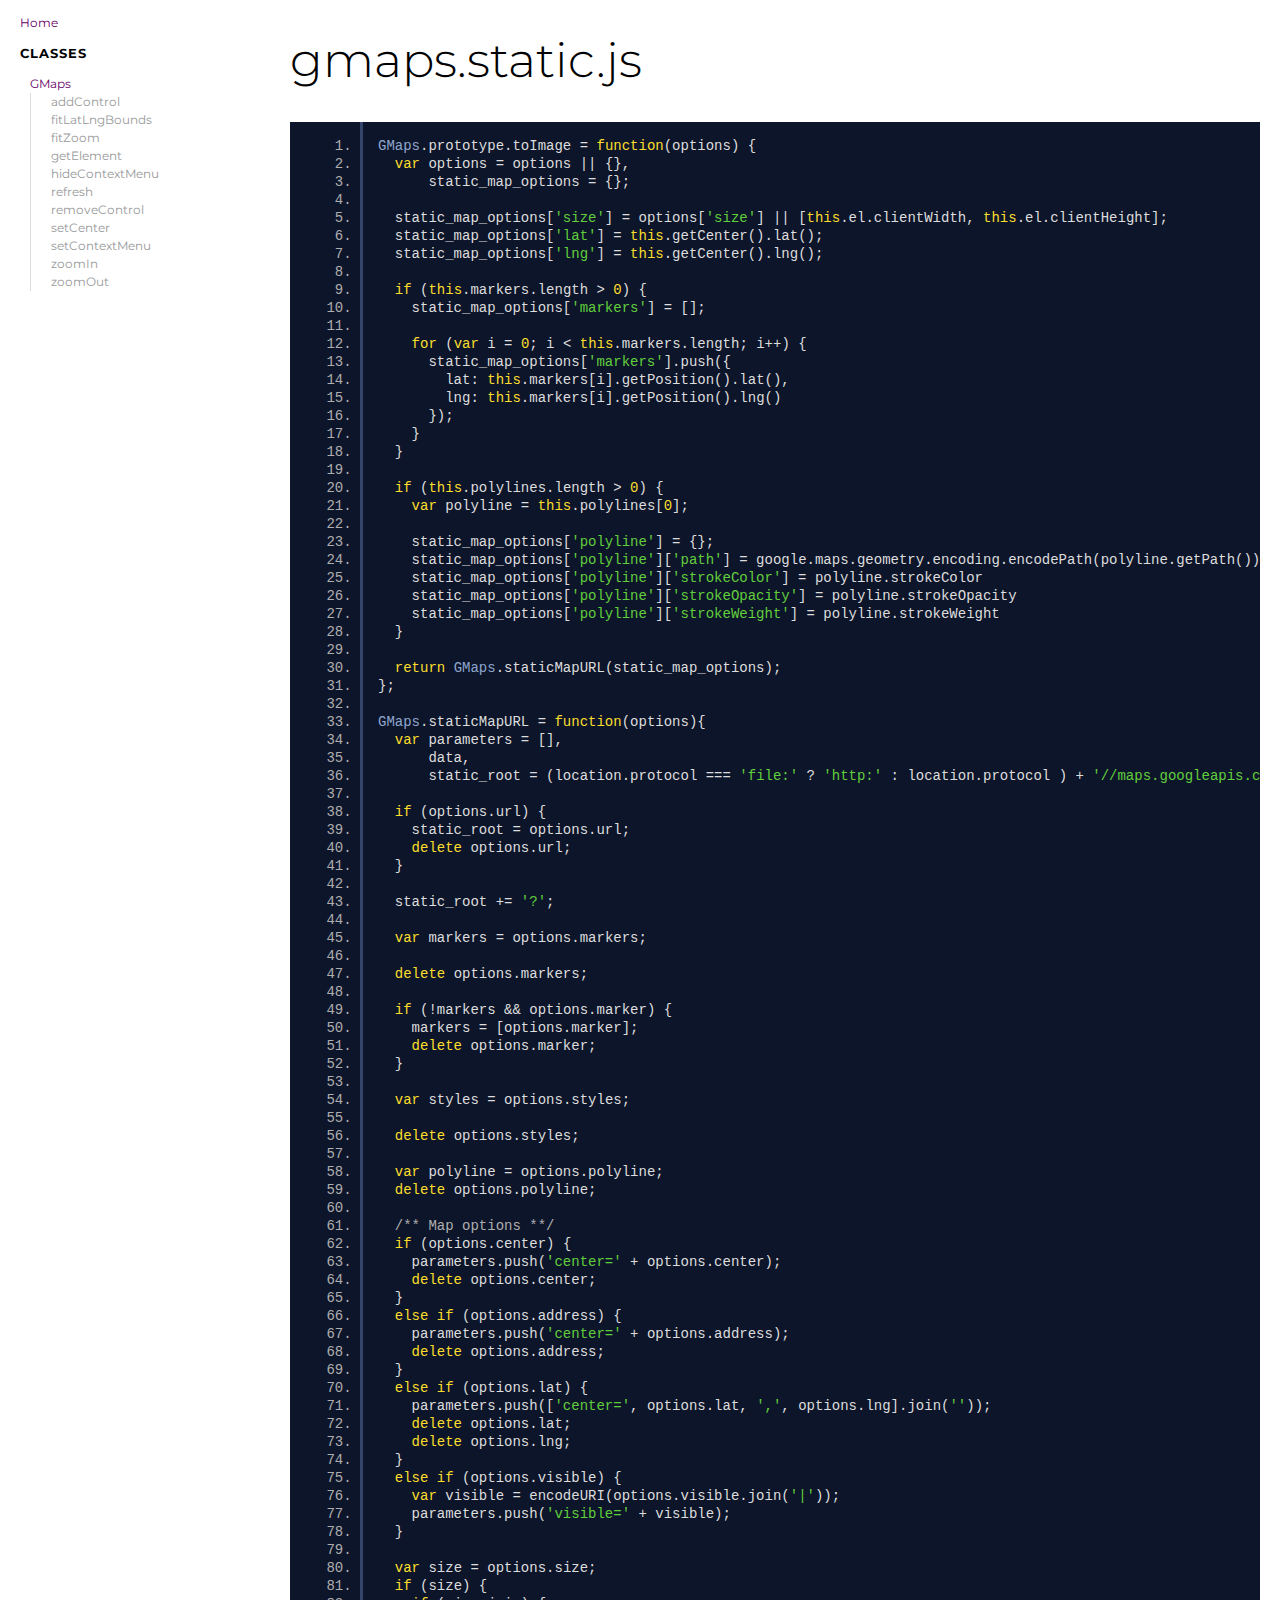
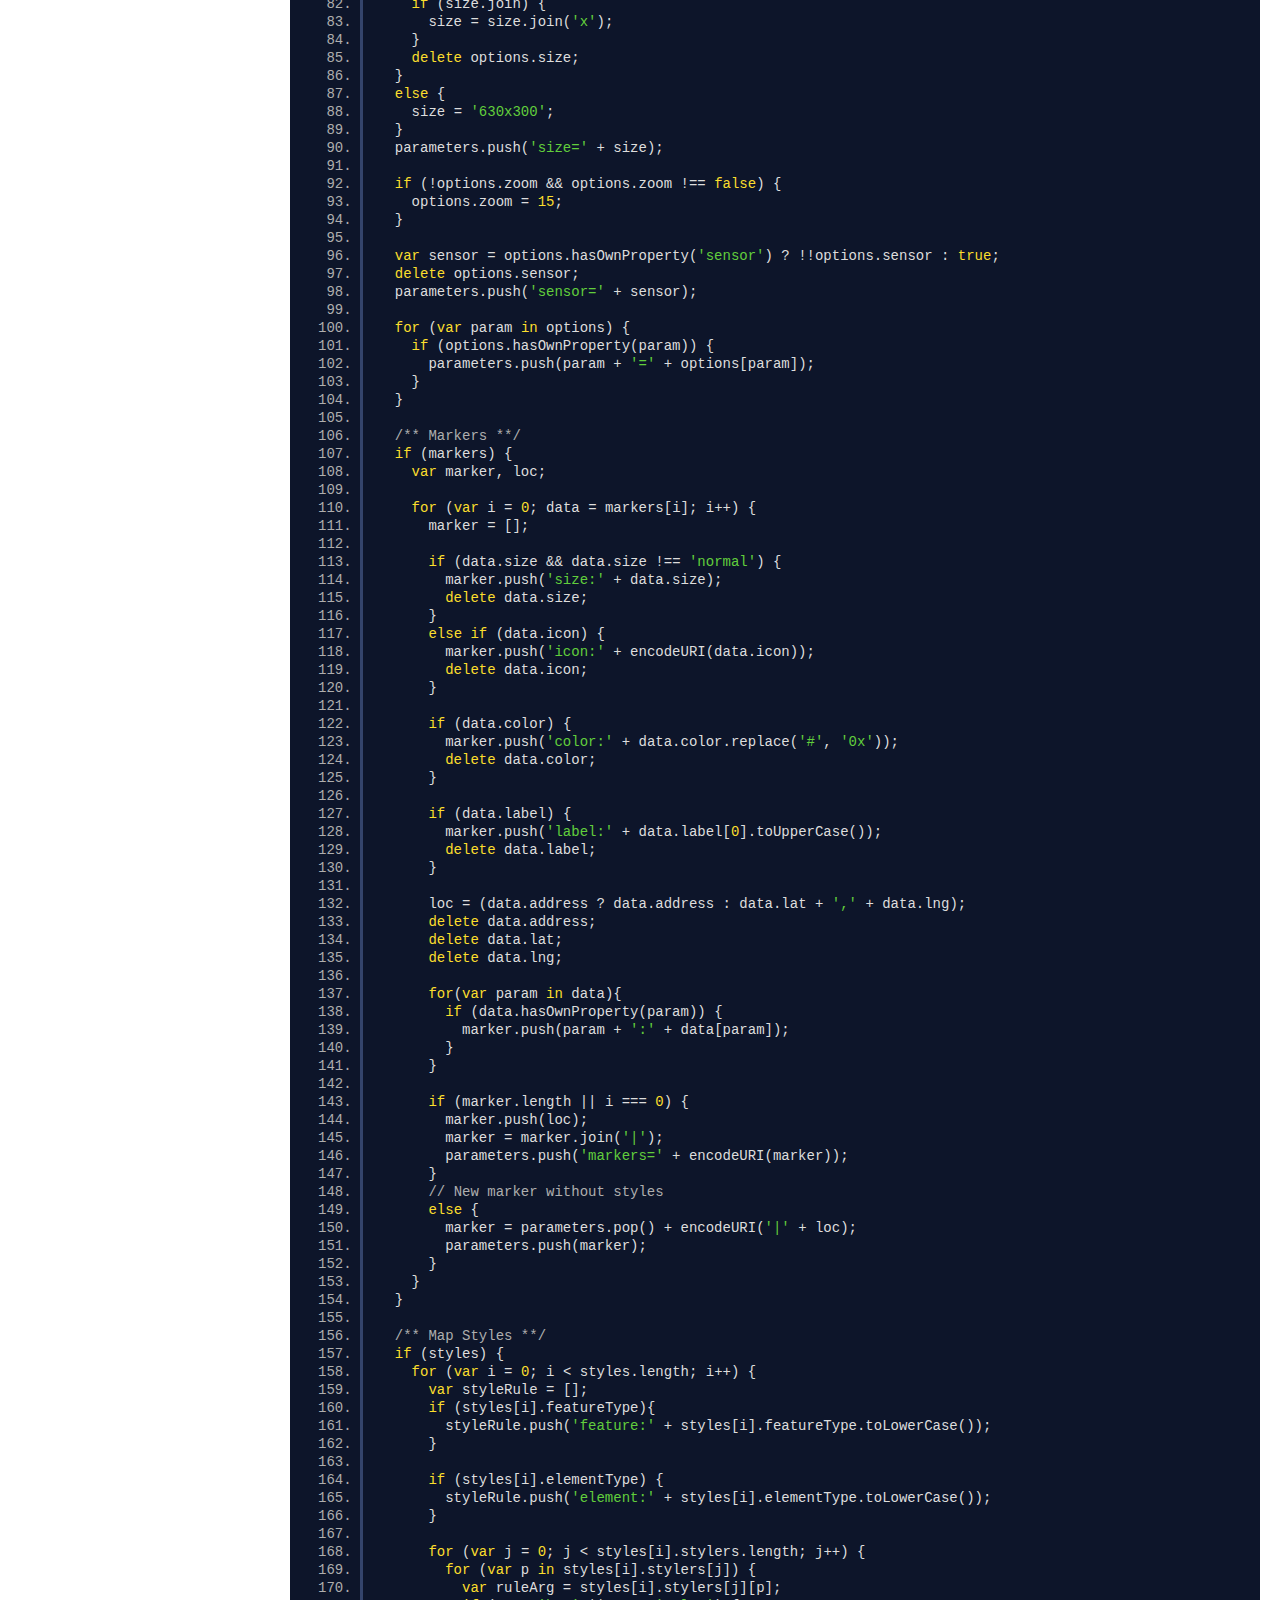
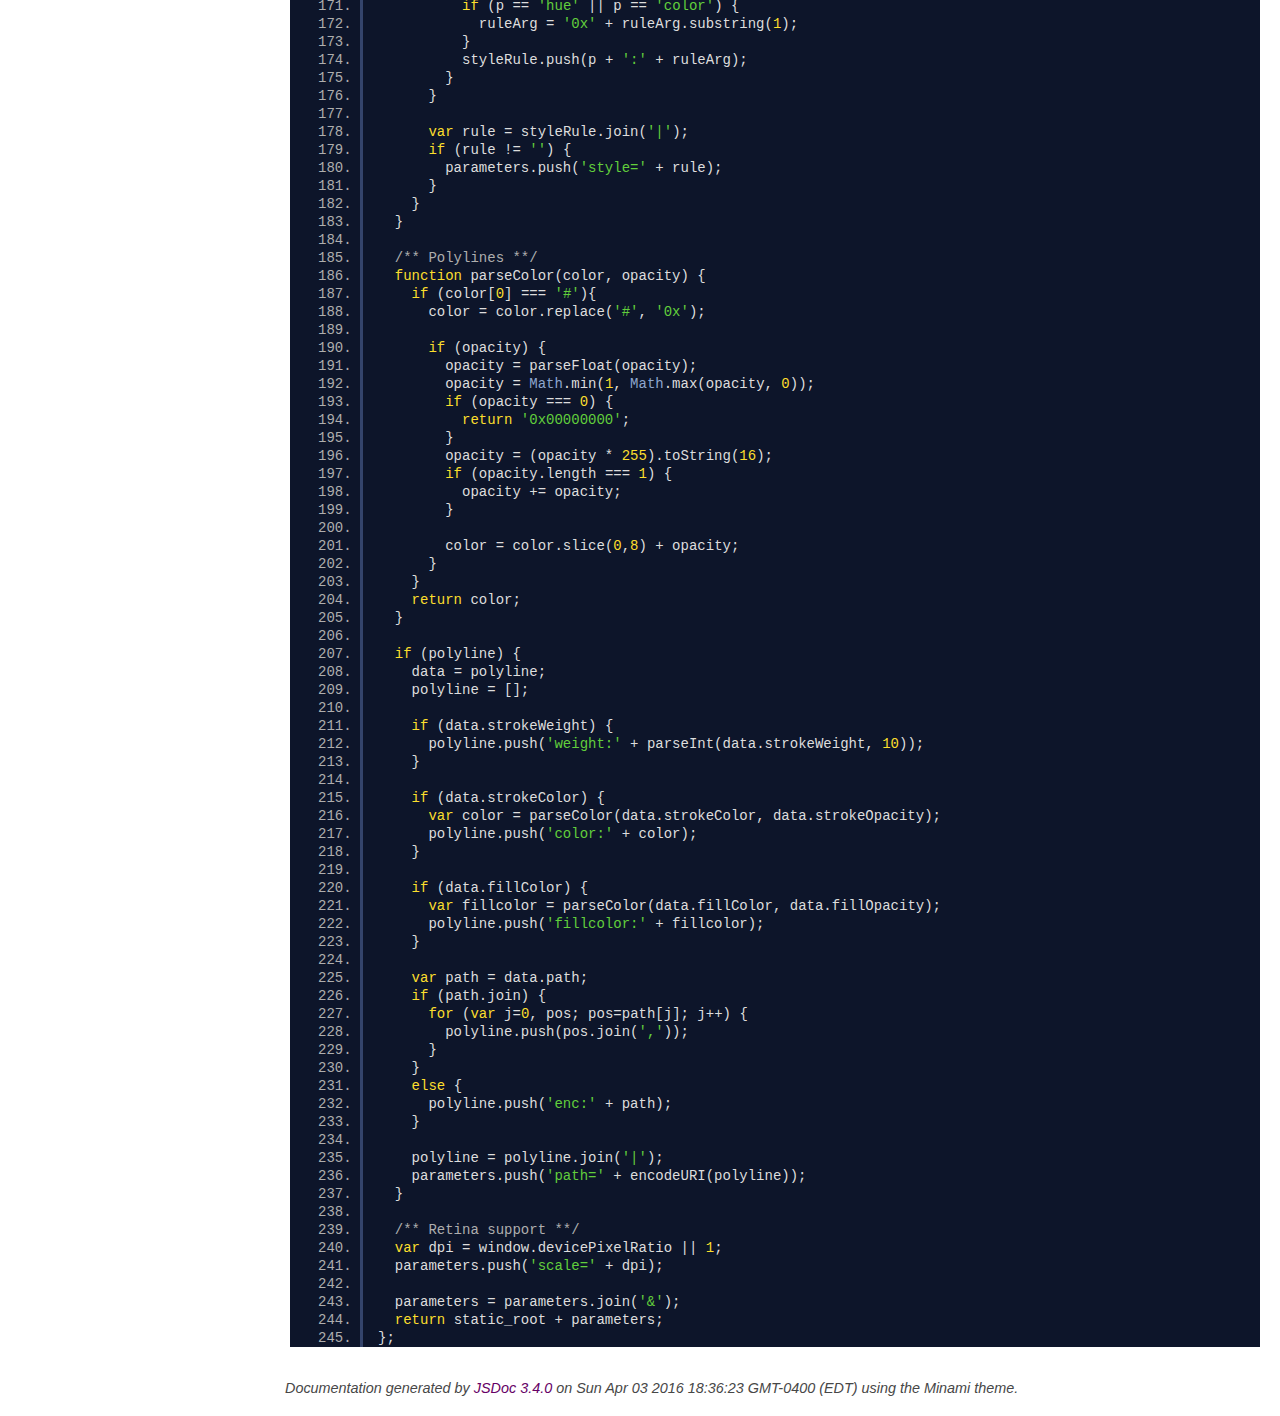
<file: wwwroot/lib/gmaps/docs/gmaps.static.js.html>
<!DOCTYPE html>
<html lang="en">
<head>
    <meta charset="utf-8">
    <title>gmaps.static.js - Documentation</title>

    <script src="scripts/prettify/prettify.js"></script>
    <script src="scripts/prettify/lang-css.js"></script>
    <!--[if lt IE 9]>
      <script src="//html5shiv.googlecode.com/svn/trunk/html5.js"></script>
    <![endif]-->
    <link type="text/css" rel="stylesheet" href="https://code.ionicframework.com/ionicons/2.0.1/css/ionicons.min.css">
    <link type="text/css" rel="stylesheet" href="styles/prettify.css">
    <link type="text/css" rel="stylesheet" href="styles/jsdoc.css">
</head>
<body>

<input type="checkbox" id="nav-trigger" class="nav-trigger" />
<label for="nav-trigger" class="navicon-button x">
  <div class="navicon"></div>
</label>

<label for="nav-trigger" class="overlay"></label>

<nav>
    <h2><a href="index.html">Home</a></h2><h3>Classes</h3><ul><li><a href="GMaps.html">GMaps</a><ul class='methods'><li data-type='method'><a href="GMaps.html#addControl">addControl</a></li><li data-type='method'><a href="GMaps.html#fitLatLngBounds">fitLatLngBounds</a></li><li data-type='method'><a href="GMaps.html#fitZoom">fitZoom</a></li><li data-type='method'><a href="GMaps.html#getElement">getElement</a></li><li data-type='method'><a href="GMaps.html#hideContextMenu">hideContextMenu</a></li><li data-type='method'><a href="GMaps.html#refresh">refresh</a></li><li data-type='method'><a href="GMaps.html#removeControl">removeControl</a></li><li data-type='method'><a href="GMaps.html#setCenter">setCenter</a></li><li data-type='method'><a href="GMaps.html#setContextMenu">setContextMenu</a></li><li data-type='method'><a href="GMaps.html#zoomIn">zoomIn</a></li><li data-type='method'><a href="GMaps.html#zoomOut">zoomOut</a></li></ul></li></ul>
</nav>

<div id="main">
    
    <h1 class="page-title">gmaps.static.js</h1>
    

    



    
    <section>
        <article>
            <pre class="prettyprint source linenums"><code>GMaps.prototype.toImage = function(options) {
  var options = options || {},
      static_map_options = {};

  static_map_options['size'] = options['size'] || [this.el.clientWidth, this.el.clientHeight];
  static_map_options['lat'] = this.getCenter().lat();
  static_map_options['lng'] = this.getCenter().lng();

  if (this.markers.length > 0) {
    static_map_options['markers'] = [];
    
    for (var i = 0; i &lt; this.markers.length; i++) {
      static_map_options['markers'].push({
        lat: this.markers[i].getPosition().lat(),
        lng: this.markers[i].getPosition().lng()
      });
    }
  }

  if (this.polylines.length > 0) {
    var polyline = this.polylines[0];
    
    static_map_options['polyline'] = {};
    static_map_options['polyline']['path'] = google.maps.geometry.encoding.encodePath(polyline.getPath());
    static_map_options['polyline']['strokeColor'] = polyline.strokeColor
    static_map_options['polyline']['strokeOpacity'] = polyline.strokeOpacity
    static_map_options['polyline']['strokeWeight'] = polyline.strokeWeight
  }

  return GMaps.staticMapURL(static_map_options);
};

GMaps.staticMapURL = function(options){
  var parameters = [],
      data,
      static_root = (location.protocol === 'file:' ? 'http:' : location.protocol ) + '//maps.googleapis.com/maps/api/staticmap';

  if (options.url) {
    static_root = options.url;
    delete options.url;
  }

  static_root += '?';

  var markers = options.markers;
  
  delete options.markers;

  if (!markers &amp;&amp; options.marker) {
    markers = [options.marker];
    delete options.marker;
  }

  var styles = options.styles;

  delete options.styles;

  var polyline = options.polyline;
  delete options.polyline;

  /** Map options **/
  if (options.center) {
    parameters.push('center=' + options.center);
    delete options.center;
  }
  else if (options.address) {
    parameters.push('center=' + options.address);
    delete options.address;
  }
  else if (options.lat) {
    parameters.push(['center=', options.lat, ',', options.lng].join(''));
    delete options.lat;
    delete options.lng;
  }
  else if (options.visible) {
    var visible = encodeURI(options.visible.join('|'));
    parameters.push('visible=' + visible);
  }

  var size = options.size;
  if (size) {
    if (size.join) {
      size = size.join('x');
    }
    delete options.size;
  }
  else {
    size = '630x300';
  }
  parameters.push('size=' + size);

  if (!options.zoom &amp;&amp; options.zoom !== false) {
    options.zoom = 15;
  }

  var sensor = options.hasOwnProperty('sensor') ? !!options.sensor : true;
  delete options.sensor;
  parameters.push('sensor=' + sensor);

  for (var param in options) {
    if (options.hasOwnProperty(param)) {
      parameters.push(param + '=' + options[param]);
    }
  }

  /** Markers **/
  if (markers) {
    var marker, loc;

    for (var i = 0; data = markers[i]; i++) {
      marker = [];

      if (data.size &amp;&amp; data.size !== 'normal') {
        marker.push('size:' + data.size);
        delete data.size;
      }
      else if (data.icon) {
        marker.push('icon:' + encodeURI(data.icon));
        delete data.icon;
      }

      if (data.color) {
        marker.push('color:' + data.color.replace('#', '0x'));
        delete data.color;
      }

      if (data.label) {
        marker.push('label:' + data.label[0].toUpperCase());
        delete data.label;
      }

      loc = (data.address ? data.address : data.lat + ',' + data.lng);
      delete data.address;
      delete data.lat;
      delete data.lng;

      for(var param in data){
        if (data.hasOwnProperty(param)) {
          marker.push(param + ':' + data[param]);
        }
      }

      if (marker.length || i === 0) {
        marker.push(loc);
        marker = marker.join('|');
        parameters.push('markers=' + encodeURI(marker));
      }
      // New marker without styles
      else {
        marker = parameters.pop() + encodeURI('|' + loc);
        parameters.push(marker);
      }
    }
  }

  /** Map Styles **/
  if (styles) {
    for (var i = 0; i &lt; styles.length; i++) {
      var styleRule = [];
      if (styles[i].featureType){
        styleRule.push('feature:' + styles[i].featureType.toLowerCase());
      }

      if (styles[i].elementType) {
        styleRule.push('element:' + styles[i].elementType.toLowerCase());
      }

      for (var j = 0; j &lt; styles[i].stylers.length; j++) {
        for (var p in styles[i].stylers[j]) {
          var ruleArg = styles[i].stylers[j][p];
          if (p == 'hue' || p == 'color') {
            ruleArg = '0x' + ruleArg.substring(1);
          }
          styleRule.push(p + ':' + ruleArg);
        }
      }

      var rule = styleRule.join('|');
      if (rule != '') {
        parameters.push('style=' + rule);
      }
    }
  }

  /** Polylines **/
  function parseColor(color, opacity) {
    if (color[0] === '#'){
      color = color.replace('#', '0x');

      if (opacity) {
        opacity = parseFloat(opacity);
        opacity = Math.min(1, Math.max(opacity, 0));
        if (opacity === 0) {
          return '0x00000000';
        }
        opacity = (opacity * 255).toString(16);
        if (opacity.length === 1) {
          opacity += opacity;
        }

        color = color.slice(0,8) + opacity;
      }
    }
    return color;
  }

  if (polyline) {
    data = polyline;
    polyline = [];

    if (data.strokeWeight) {
      polyline.push('weight:' + parseInt(data.strokeWeight, 10));
    }

    if (data.strokeColor) {
      var color = parseColor(data.strokeColor, data.strokeOpacity);
      polyline.push('color:' + color);
    }

    if (data.fillColor) {
      var fillcolor = parseColor(data.fillColor, data.fillOpacity);
      polyline.push('fillcolor:' + fillcolor);
    }

    var path = data.path;
    if (path.join) {
      for (var j=0, pos; pos=path[j]; j++) {
        polyline.push(pos.join(','));
      }
    }
    else {
      polyline.push('enc:' + path);
    }

    polyline = polyline.join('|');
    parameters.push('path=' + encodeURI(polyline));
  }

  /** Retina support **/
  var dpi = window.devicePixelRatio || 1;
  parameters.push('scale=' + dpi);

  parameters = parameters.join('&amp;');
  return static_root + parameters;
};
</code></pre>
        </article>
    </section>




</div>

<br class="clear">

<footer>
    Documentation generated by <a href="https://github.com/jsdoc3/jsdoc">JSDoc 3.4.0</a> on Sun Apr 03 2016 18:36:23 GMT-0400 (EDT) using the Minami theme.
</footer>

<script>prettyPrint();</script>
<script src="scripts/linenumber.js"></script>
</body>
</html>
</file>
<file: wwwroot/css/site.css>
﻿/*body {
    font-family:sans-serif;
    font-size: 14px;
    margin: 0;
}

label{
    font-weight:bold;
    display:block;
}

input[type=text], input[type=password], textarea{
    width:150px;
}*/

/*#main {
    background-color: #eee;
    padding: 4px;
    margin: 0;

}*/

/*#footer{
    background-color: #222;
    color:#eee;
    padding:8px 4px;
    position: fixed;
    bottom: 0;
    width: 100%;
}*/

.headshot{
    max-width: 50px;
    padding: 3px;
    border: 1px solid #222;
}

.menu{
    font-size: 12px;
}

.menu li{
    list-style-type:none;
}

.menu li.active{
    font-weight:bold;
}

#sidebar {
    background: #2a2c36;
    color: #eee;
    position: fixed;
    height: 100%;
    width: 250px;
    overflow: hidden;
    left: 0;
    transition: left ease .25s;
}
#sidebar.hide-sidebar{
    left: -250px;
    transition: left ease .25s;
}

#wrapper{
    margin-left: 250px;
    transition: margin-left ease .25s;

}

#wrapper.hide-sidebar{
    margin-left: 0;
    transition: margin-left ease .25s;
}

#map{
    width: 100%;
    height: 600px;

}
</file>
<file: wwwroot/lib/gmaps/test/lib/jasmine.css>
body { background-color: #eeeeee; padding: 0; margin: 5px; overflow-y: scroll; }

#HTMLReporter { font-size: 11px; font-family: Monaco, "Lucida Console", monospace; line-height: 14px; color: #333333; }
#HTMLReporter a { text-decoration: none; }
#HTMLReporter a:hover { text-decoration: underline; }
#HTMLReporter p, #HTMLReporter h1, #HTMLReporter h2, #HTMLReporter h3, #HTMLReporter h4, #HTMLReporter h5, #HTMLReporter h6 { margin: 0; line-height: 14px; }
#HTMLReporter .banner, #HTMLReporter .symbolSummary, #HTMLReporter .summary, #HTMLReporter .resultMessage, #HTMLReporter .specDetail .description, #HTMLReporter .alert .bar, #HTMLReporter .stackTrace { padding-left: 9px; padding-right: 9px; }
#HTMLReporter #jasmine_content { position: fixed; right: 100%; }
#HTMLReporter .version { color: #aaaaaa; }
#HTMLReporter .banner { margin-top: 14px; }
#HTMLReporter .duration { color: #aaaaaa; float: right; }
#HTMLReporter .symbolSummary { overflow: hidden; *zoom: 1; margin: 14px 0; }
#HTMLReporter .symbolSummary li { display: block; float: left; height: 7px; width: 14px; margin-bottom: 7px; font-size: 16px; }
#HTMLReporter .symbolSummary li.passed { font-size: 14px; }
#HTMLReporter .symbolSummary li.passed:before { color: #5e7d00; content: "\02022"; }
#HTMLReporter .symbolSummary li.failed { line-height: 9px; }
#HTMLReporter .symbolSummary li.failed:before { color: #b03911; content: "x"; font-weight: bold; margin-left: -1px; }
#HTMLReporter .symbolSummary li.skipped { font-size: 14px; }
#HTMLReporter .symbolSummary li.skipped:before { color: #bababa; content: "\02022"; }
#HTMLReporter .symbolSummary li.pending { line-height: 11px; }
#HTMLReporter .symbolSummary li.pending:before { color: #aaaaaa; content: "-"; }
#HTMLReporter .exceptions { color: #fff; float: right; margin-top: 5px; margin-right: 5px; }
#HTMLReporter .bar { line-height: 28px; font-size: 14px; display: block; color: #eee; }
#HTMLReporter .runningAlert { background-color: #666666; }
#HTMLReporter .skippedAlert { background-color: #aaaaaa; }
#HTMLReporter .skippedAlert:first-child { background-color: #333333; }
#HTMLReporter .skippedAlert:hover { text-decoration: none; color: white; text-decoration: underline; }
#HTMLReporter .passingAlert { background-color: #a6b779; }
#HTMLReporter .passingAlert:first-child { background-color: #5e7d00; }
#HTMLReporter .failingAlert { background-color: #cf867e; }
#HTMLReporter .failingAlert:first-child { background-color: #b03911; }
#HTMLReporter .results { margin-top: 14px; }
#HTMLReporter #details { display: none; }
#HTMLReporter .resultsMenu, #HTMLReporter .resultsMenu a { background-color: #fff; color: #333333; }
#HTMLReporter.showDetails .summaryMenuItem { font-weight: normal; text-decoration: inherit; }
#HTMLReporter.showDetails .summaryMenuItem:hover { text-decoration: underline; }
#HTMLReporter.showDetails .detailsMenuItem { font-weight: bold; text-decoration: underline; }
#HTMLReporter.showDetails .summary { display: none; }
#HTMLReporter.showDetails #details { display: block; }
#HTMLReporter .summaryMenuItem { font-weight: bold; text-decoration: underline; }
#HTMLReporter .summary { margin-top: 14px; }
#HTMLReporter .summary .suite .suite, #HTMLReporter .summary .specSummary { margin-left: 14px; }
#HTMLReporter .summary .specSummary.passed a { color: #5e7d00; }
#HTMLReporter .summary .specSummary.failed a { color: #b03911; }
#HTMLReporter .description + .suite { margin-top: 0; }
#HTMLReporter .suite { margin-top: 14px; }
#HTMLReporter .suite a { color: #333333; }
#HTMLReporter #details .specDetail { margin-bottom: 28px; }
#HTMLReporter #details .specDetail .description { display: block; color: white; background-color: #b03911; }
#HTMLReporter .resultMessage { padding-top: 14px; color: #333333; }
#HTMLReporter .resultMessage span.result { display: block; }
#HTMLReporter .stackTrace { margin: 5px 0 0 0; max-height: 224px; overflow: auto; line-height: 18px; color: #666666; border: 1px solid #ddd; background: white; white-space: pre; }

#TrivialReporter { padding: 8px 13px; position: absolute; top: 0; bottom: 0; left: 0; right: 0; overflow-y: scroll; background-color: white; font-family: "Helvetica Neue Light", "Lucida Grande", "Calibri", "Arial", sans-serif; /*.resultMessage {*/ /*white-space: pre;*/ /*}*/ }
#TrivialReporter a:visited, #TrivialReporter a { color: #303; }
#TrivialReporter a:hover, #TrivialReporter a:active { color: blue; }
#TrivialReporter .run_spec { float: right; padding-right: 5px; font-size: .8em; text-decoration: none; }
#TrivialReporter .banner { color: #303; background-color: #fef; padding: 5px; }
#TrivialReporter .logo { float: left; font-size: 1.1em; padding-left: 5px; }
#TrivialReporter .logo .version { font-size: .6em; padding-left: 1em; }
#TrivialReporter .runner.running { background-color: yellow; }
#TrivialReporter .options { text-align: right; font-size: .8em; }
#TrivialReporter .suite { border: 1px outset gray; margin: 5px 0; padding-left: 1em; }
#TrivialReporter .suite .suite { margin: 5px; }
#TrivialReporter .suite.passed { background-color: #dfd; }
#TrivialReporter .suite.failed { background-color: #fdd; }
#TrivialReporter .spec { margin: 5px; padding-left: 1em; clear: both; }
#TrivialReporter .spec.failed, #TrivialReporter .spec.passed, #TrivialReporter .spec.skipped { padding-bottom: 5px; border: 1px solid gray; }
#TrivialReporter .spec.failed { background-color: #fbb; border-color: red; }
#TrivialReporter .spec.passed { background-color: #bfb; border-color: green; }
#TrivialReporter .spec.skipped { background-color: #bbb; }
#TrivialReporter .messages { border-left: 1px dashed gray; padding-left: 1em; padding-right: 1em; }
#TrivialReporter .passed { background-color: #cfc; display: none; }
#TrivialReporter .failed { background-color: #fbb; }
#TrivialReporter .skipped { color: #777; background-color: #eee; display: none; }
#TrivialReporter .resultMessage span.result { display: block; line-height: 2em; color: black; }
#TrivialReporter .resultMessage .mismatch { color: black; }
#TrivialReporter .stackTrace { white-space: pre; font-size: .8em; margin-left: 10px; max-height: 5em; overflow: auto; border: 1px inset red; padding: 1em; background: #eef; }
#TrivialReporter .finished-at { padding-left: 1em; font-size: .6em; }
#TrivialReporter.show-passed .passed, #TrivialReporter.show-skipped .skipped { display: block; }
#TrivialReporter #jasmine_content { position: fixed; right: 100%; }
#TrivialReporter .runner { border: 1px solid gray; display: block; margin: 5px 0; padding: 2px 0 2px 10px; }
</file>
<file: wwwroot/lib/gmaps/test/style.css>
body {
font-family: sans-serif;
}

h1, h2, h3, h4, h5, h6 {
  margin: 0;
  font-weight: lighter;
  text-transform: lowercase;
  font-variant: small-caps;
}

.map,
.panorama {
  width: 100%;
  height: 100px;
}

.with-columns {
  display: block;
  width: 100%;
  overflow: hidden;
}

.with-columns .map,
.with-columns .panorama {
  display: block;
  width: 50%;
  height: 150px;
  float: left;
}
</file>
<file: wwwroot/lib/gmaps/docs/styles/prettify.css>
.pln {
  color: #ddd;
}

/* string content */
.str {
  color: #61ce3c;
}

/* a keyword */
.kwd {
  color: #fbde2d;
}

/* a comment */
.com {
  color: #aeaeae;
}

/* a type name */
.typ {
  color: #8da6ce;
}

/* a literal value */
.lit {
  color: #fbde2d;
}

/* punctuation */
.pun {
  color: #ddd;
}

/* lisp open bracket */
.opn {
  color: #000000;
}

/* lisp close bracket */
.clo {
  color: #000000;
}

/* a markup tag name */
.tag {
  color: #c82829;
}

/* a markup attribute name */
.atn {
  color: #f5871f;
}

/* a markup attribute value */
.atv {
  color: #3e999f;
}

/* a declaration */
.dec {
  color: #f5871f;
}

/* a variable name */
.var {
  color: #c82829;
}

/* a function name */
.fun {
  color: #4271ae;
}

/* Specify class=linenums on a pre to get line numbering */
ol.linenums {
  margin-top: 0;
  margin-bottom: 0;
}
</file>
<file: wwwroot/lib/gmaps/docs/styles/jsdoc.css>
@import url(https://fonts.googleapis.com/css?family=Montserrat:400,700);

* {
  box-sizing: border-box
}

html, body {
  height: 100%;
  width: 100%;
}

body {
  color: #4d4e53;
  background-color: white;
  margin: 0 auto;
  padding: 0 20px;
  font-family: 'Helvetica Neue', Helvetica, sans-serif;
  font-size: 16px;
  line-height: 160%;
}

a,
a:active {
  color: #606;
  text-decoration: none;
}

a:hover {
  text-decoration: none;
}

article a {
  border-bottom: 1px solid #ddd;
}

article a:hover, article a:active {
  border-bottom-color: #222;
}

p, ul, ol, blockquote {
  margin-bottom: 1em;
}

h1, h2, h3, h4, h5, h6 {
  font-family: 'Montserrat', sans-serif;
}

h1, h2, h3, h4, h5, h6 {
  color: #000;
  font-weight: 400;
  margin: 0;
}

h1 {
  font-weight: 300;
  font-size: 48px;
  margin: 1em 0 .5em;
}

h1.page-title {
  font-size: 48px;
  margin: 1em 30px;
}

h2 {
  font-size: 24px;
  margin: 1.5em 0 .3em;
}

h3 {
  font-size: 24px;
  margin: 1.2em 0 .3em;
}

h4 {
  font-size: 18px;
  margin: 1em 0 .2em;
  color: #4d4e53;
}

h4.name {
  color: #fff;
  background: #6d426d;
  box-shadow: 0 .25em .5em #d3d3d3;
  border-top: 1px solid #d3d3d3;
  border-bottom: 1px solid #d3d3d3;
  margin: 1.5em 0 0.5em;
  padding: .75em 0 .75em 10px;
}

h5, .container-overview .subsection-title {
  font-size: 120%;
  letter-spacing: -0.01em;
  margin: 8px 0 3px 0;
}

h6 {
  font-size: 100%;
  letter-spacing: -0.01em;
  margin: 6px 0 3px 0;
  font-style: italic;
}

tt, code, kbd, samp {
  font-family: Consolas, Monaco, 'Andale Mono', monospace;
  background: #f4f4f4;
  padding: 1px 5px;
}

.class-description {
  font-size: 130%;
  line-height: 140%;
  margin-bottom: 1em;
  margin-top: 1em;
}

.class-description:empty {
  margin: 0
}

#main {
  float: right;
  min-width: 360px;
  width: calc(100% - 240px);
}

header {
  display: block
}

section {
  display: block;
  background-color: #fff;
  padding: 0 0 0 30px;
}

.variation {
  display: none
}

.signature-attributes {
  font-size: 60%;
  color: #eee;
  font-style: italic;
  font-weight: lighter;
}

nav {
  float: left;
  display: block;
  width: 250px;
  background: #fff;
  overflow: auto;
  position: fixed;
  height: 100%;
}

nav h3 {
  margin-top: 12px;
  font-size: 13px;
  text-transform: uppercase;
  letter-spacing: 1px;
  font-weight: 700;
  line-height: 24px;
  margin: 15px 0 10px;
  padding: 0;
  color: #000;
}

nav ul {
  font-family: 'Lucida Grande', 'Lucida Sans Unicode', arial, sans-serif;
  font-size: 100%;
  line-height: 17px;
  padding: 0;
  margin: 0;
  list-style-type: none;
}

nav ul a,
nav ul a:active {
  font-family: 'Montserrat', sans-serif;
  line-height: 18px;
  padding: 0;
  display: block;
  font-size: 12px;
}

nav a:hover,
nav a:active {
  color: #606;
}

nav > ul {
  padding: 0 10px;
}

nav > ul > li > a {
  color: #606;
}

nav ul ul {
  margin-bottom: 10px
}

nav ul ul a {
  color: hsl(207, 1%, 60%);
  border-left: 1px solid hsl(207, 10%, 86%);
}

nav ul ul a,
nav ul ul a:active {
  padding-left: 20px
}

nav h2 {
   font-size: 12px;
   margin: 0;
   padding: 0;
}

nav > h2 > a {
   display: block;
   margin: 10px 0 -10px;
   color: #606 !important;
}

footer {
  color: hsl(0, 0%, 28%);
  margin-left: 250px;
  display: block;
  padding: 15px;
  font-style: italic;
  font-size: 90%;
}

.ancestors {
  color: #999
}

.ancestors a {
   color: #999 !important;
}

.clear {
  clear: both
}

.important {
  font-weight: bold;
  color: #950B02;
}

.yes-def {
  text-indent: -1000px
}

.type-signature {
  color: #CA79CA
}

.type-signature:last-child {
  color: #eee;
}

.name, .signature {
  font-family: Consolas, Monaco, 'Andale Mono', monospace
}

.signature {
    color: #fc83ff;
}

.details {
  margin-top: 6px;
  border-left: 2px solid #DDD;
  line-height: 20px;
  font-size: 14px;
}

.details dt {
   width: 120px;
   float: left;
   padding-left: 10px;
}

.details dd {
   margin-left: 70px;
   margin-top: 6px;
   margin-bottom: 6px;
}

.details ul {
   margin: 0
}

.details ul {
   list-style-type: none
}

.details pre.prettyprint {
   margin: 0
}

.details .object-value {
   padding-top: 0
}

.description {
  margin-bottom: 1em;
  margin-top: 1em;
}

.code-caption {
  font-style: italic;
  font-size: 107%;
  margin: 0;
}

.prettyprint {
  font-size: 14px;
  overflow: auto;
}

.prettyprint.source {
  width: inherit;
  line-height: 18px;
  display: block;
  background-color: #0d152a;
  color: #aeaeae;
}

.prettyprint code {
  line-height: 18px;
  display: block;
  background-color: #0d152a;
  color: #4D4E53;
}

.prettyprint > code {
  padding: 15px;
}

.prettyprint .linenums code {
  padding: 0 15px
}

.prettyprint .linenums li:first-of-type code {
  padding-top: 15px
}

.prettyprint code span.line {
  display: inline-block
}

.prettyprint.linenums {
  padding-left: 70px;
  -webkit-user-select: none;
  -moz-user-select: none;
  -ms-user-select: none;
  user-select: none;
}

.prettyprint.linenums ol {
   padding-left: 0
}

.prettyprint.linenums li {
   border-left: 3px #34446B solid;
}

.prettyprint.linenums li.selected, .prettyprint.linenums li.selected * {
   background-color: #34446B;
}

.prettyprint.linenums li * {
   -webkit-user-select: text;
   -moz-user-select: text;
   -ms-user-select: text;
   user-select: text;
}

.params, .props {
  border-spacing: 0;
  border: 1px solid #ddd;
  border-collapse: collapse;
  border-radius: 3px;
  box-shadow: 0 1px 3px rgba(0,0,0,0.1);
  width: 100%;
  font-size: 14px;
  margin: 1em 0;
}

.params td, .params .name, .props .name, .name code {
   color: #4D4E53;
   font-family: Consolas, Monaco, 'Andale Mono', monospace;
   font-size: 100%;
}

.params td, .params th, .props td, .props th {
   margin: 0px;
   text-align: left;
   vertical-align: top;
   padding: 10px;
   display: table-cell;
}

.params td {
   border-top: 1px solid #eee
}

.params thead tr, .props thead tr {
   background-color: #fff;
   font-weight: bold;
}

.params .params thead tr, .props .props thead tr {
   background-color: #fff;
   font-weight: bold;
}

.params td.description > p:first-child, .props td.description > p:first-child {
   margin-top: 0;
   padding-top: 0;
}

.params td.description > p:last-child, .props td.description > p:last-child {
   margin-bottom: 0;
   padding-bottom: 0;
}

span.param-type, .params td .param-type, .param-type dd {
   color: #606;
  font-family: Consolas, Monaco, 'Andale Mono', monospace
}

.param-type dt, .param-type dd {
  display: inline-block
}

.param-type {
  margin: 14px 0;
}

.disabled {
  color: #454545
}

/* navicon button */
.navicon-button {
  display: none;
  position: relative;
  padding: 2.0625rem 1.5rem;
  transition: 0.25s;
  cursor: pointer;
  -webkit-user-select: none;
     -moz-user-select: none;
      -ms-user-select: none;
          user-select: none;
  opacity: .8;
}
.navicon-button .navicon:before, .navicon-button .navicon:after {
  transition: 0.25s;
}
.navicon-button:hover {
  transition: 0.5s;
  opacity: 1;
}
.navicon-button:hover .navicon:before, .navicon-button:hover .navicon:after {
  transition: 0.25s;
}
.navicon-button:hover .navicon:before {
  top: .825rem;
}
.navicon-button:hover .navicon:after {
  top: -.825rem;
}

/* navicon */
.navicon {
  position: relative;
  width: 2.5em;
  height: .3125rem;
  background: #000;
  transition: 0.3s;
  border-radius: 2.5rem;
}
.navicon:before, .navicon:after {
  display: block;
  content: "";
  height: .3125rem;
  width: 2.5rem;
  background: #000;
  position: absolute;
  z-index: -1;
  transition: 0.3s 0.25s;
  border-radius: 1rem;
}
.navicon:before {
  top: .625rem;
}
.navicon:after {
  top: -.625rem;
}

/* open */
.nav-trigger:checked + label:not(.steps) .navicon:before,
.nav-trigger:checked + label:not(.steps) .navicon:after {
  top: 0 !important;
}

.nav-trigger:checked + label .navicon:before,
.nav-trigger:checked + label .navicon:after {
  transition: 0.5s;
}

/* Minus */
.nav-trigger:checked + label {
  -webkit-transform: scale(0.75);
          transform: scale(0.75);
}

/* × and + */
.nav-trigger:checked + label.plus .navicon,
.nav-trigger:checked + label.x .navicon {
  background: transparent;
}

.nav-trigger:checked + label.plus .navicon:before,
.nav-trigger:checked + label.x .navicon:before {
  -webkit-transform: rotate(-45deg);
          transform: rotate(-45deg);
  background: #FFF;
}

.nav-trigger:checked + label.plus .navicon:after,
.nav-trigger:checked + label.x .navicon:after {
  -webkit-transform: rotate(45deg);
          transform: rotate(45deg);
  background: #FFF;
}

.nav-trigger:checked + label.plus {
  -webkit-transform: scale(0.75) rotate(45deg);
          transform: scale(0.75) rotate(45deg);
}

.nav-trigger:checked ~ nav {
  left: 0 !important;
}

.nav-trigger:checked ~ .overlay {
  display: block;
}

.nav-trigger {
  position: fixed;
  top: 0;
  clip: rect(0, 0, 0, 0);
}

.overlay {
  display: none;
  position: fixed;
  top: 0;
  bottom: 0;
  left: 0;
  right: 0;
  width: 100%;
  height: 100%;
  background: hsla(0, 0%, 0%, 0.5);
  z-index: 1;
}

@media only screen and (min-width: 320px) and (max-width: 680px) {
  body {
    overflow-x: hidden;
  }

  nav {
    background: #FFF;
    width: 250px;
    height: 100%;
    position: fixed;
    top: 0;
    right: 0;
    bottom: 0;
    left: -250px;
    z-index: 3;
    padding: 0 10px;
    transition: left 0.2s;
  }

  .navicon-button {
    display: inline-block;
    position: fixed;
    top: 1.5em;
    right: 0;
    z-index: 2;
  }

  #main {
    width: 100%;
    min-width: 360px;
  }

  #main h1.page-title {
    margin: 1em 0;
  }

  #main section {
    padding: 0;
  }

  footer {
    margin-left: 0;
  }
}
</file>
